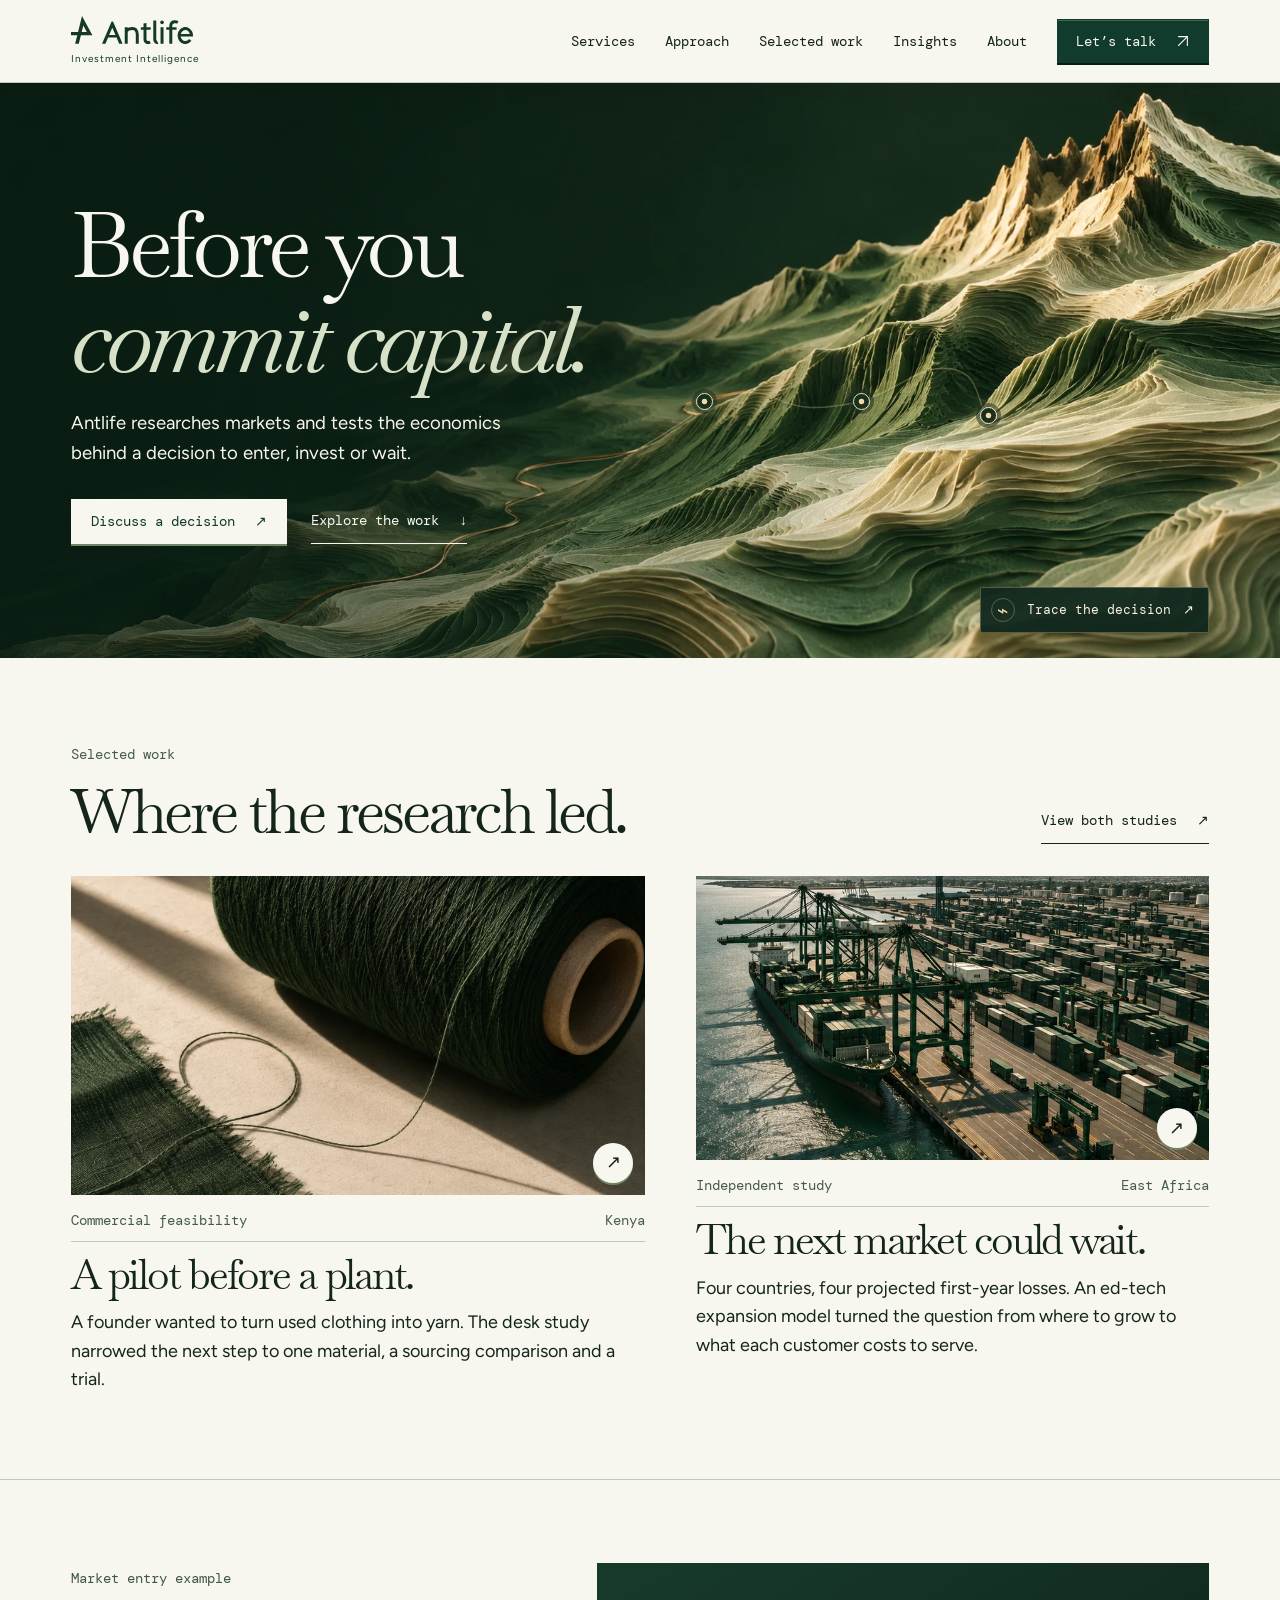
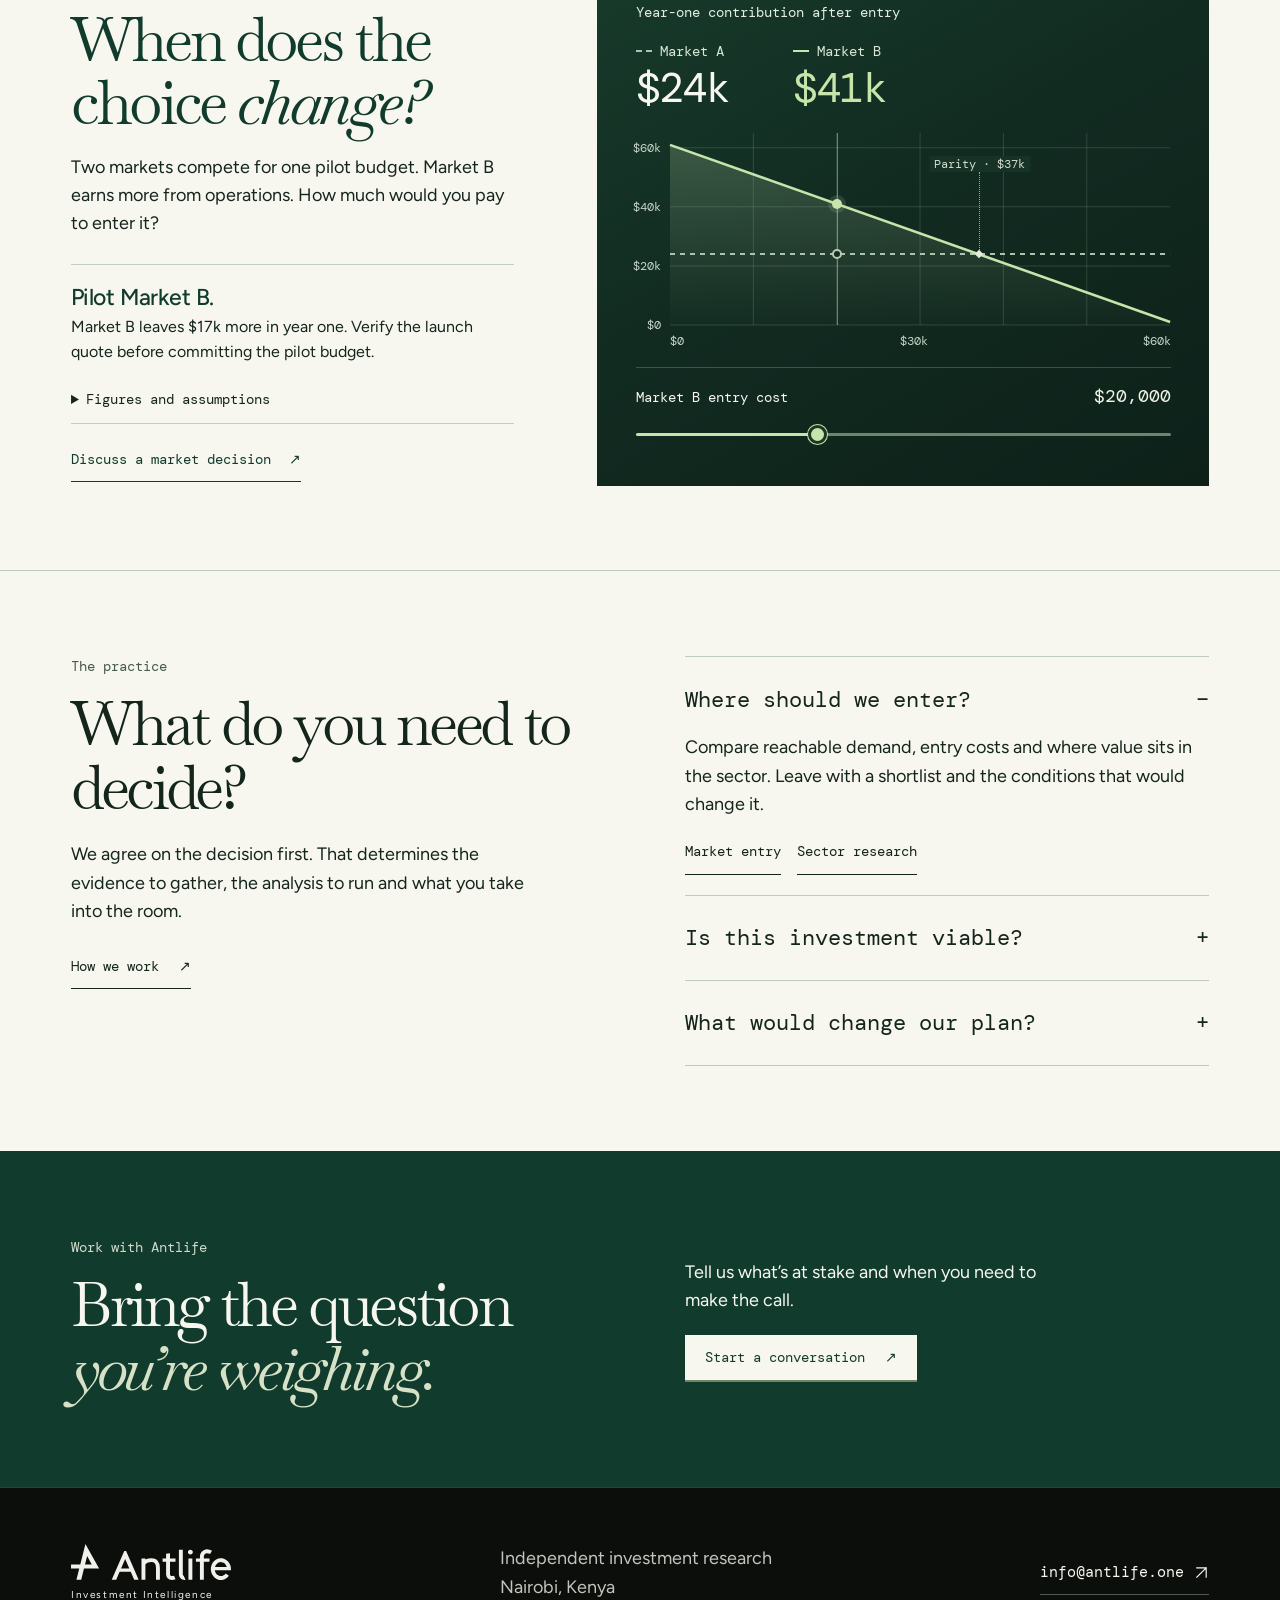
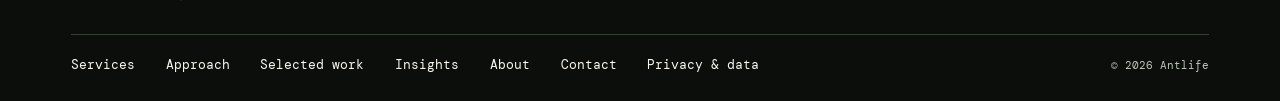
<file: index.html>
<!doctype html>
<html lang="en">
<head>
  <meta charset="utf-8">
  <meta name="viewport" content="width=device-width,initial-scale=1">
  <title>Antlife — Investment Intelligence</title>
  <meta name="description" content="Independent research from Nairobi for market entry, commercial feasibility and investment decisions.">
  <meta name="theme-color" content="#113b2c">
  <meta property="og:title" content="Antlife — Investment Intelligence">
  <meta property="og:description" content="Research the market, test the economics and decide where to commit capital.">
  <meta property="og:type" content="website">
  <link rel="icon" href="/assets/brand/favicon.svg" type="image/svg+xml">
  <link rel="preload" as="image" href="/assets/capital-relief.webp">
  <link rel="preload" as="font" href="/assets/fonts/Baskervville-Regular.woff2" type="font/woff2" crossorigin>
  <link rel="stylesheet" href="/assets/site.css">
  <link rel="stylesheet" href="/assets/final-home.css">
  <link rel="stylesheet" href="/assets/final-workbench.css">
  <link rel="stylesheet" href="/assets/final-shell.css">
  <link rel="stylesheet" href="/assets/relief-explorer.css">
  <script defer src="/assets/site.js"></script>
  <script type="module" src="/assets/final-workbench.js"></script>
  <noscript><style>@media(max-width:900px){.header-inner{flex-wrap:wrap;padding-block:16px}.site-header #main-nav{position:static;display:flex;width:100%}.menu-toggle{display:none}}</style></noscript>
</head>
<body class="capital-home">
<a href="#main" class="skip-link">Skip to content</a>
<header class="site-header"><div class="container header-inner"><a href="/" class="brand" aria-label="Antlife home"><img src="/assets/brand/logo-green.svg" width="132" height="30" alt="Antlife"><span>Investment Intelligence</span></a><button class="menu-toggle" aria-expanded="false" aria-controls="main-nav"><span class="menu-label">Menu</span><span class="menu-icon" aria-hidden="true"><i></i><i></i></span></button><nav id="main-nav" aria-label="Main navigation"><a href="/services" >Services</a><a href="/approach" >Approach</a><a href="/work" >Selected work</a><a href="/insights" >Insights</a><a href="/about" >About</a><a class="nav-cta" href="/contact" >Let’s talk<span aria-hidden="true"><svg class="arrow-icon" viewBox="0 0 16 16" aria-hidden="true" focusable="false"><path d="M3 13 13 3M3 3h10v10"/></svg></span></a></nav></div></header>

<main id="main">
  <section class="relief-hero" aria-labelledby="relief-title">
    <div class="relief-stage">
      <img class="relief-landscape" src="/assets/capital-relief.webp" alt="" fetchpriority="high" width="1942" height="809">
      <svg class="relief-map" viewBox="0 0 971 404.5" aria-hidden="true" hidden>
        <g class="relief-contours" fill="none">
          <path d="M406 401C433 379 443 359 475 349S530 344 553 323 595 296 622 291 642 273 662 263 721 263 743 251 764 228 799 224 858 212 904 187"/>
          <path d="M467 345C495 332 520 337 537 319S566 299 592 294 622 283 645 264 704 251 733 235 767 220 795 206 844 196 861 182"/>
          <path d="M499 302C521 283 549 277 571 256S605 246 631 231 659 208 692 206 721 181 749 175 790 158 804 139"/>
          <path d="M573 312C603 297 636 301 662 286S714 274 740 278 784 260 817 253 867 247 910 221"/>
          <path d="M629 363C661 353 658 338 685 325S759 320 796 304 827 287 857 286 901 270 947 264"/>
          <path d="M701 179C726 162 742 153 755 131S780 107 790 88 804 76 825 60"/>
        </g>
        <g class="relief-routes" fill="none">
          <path data-route="stem" d="M348 335C351 319 371 318 391 311S385 304 392 298 422 291 415 286 393 281 401 275 432 267 454 265 483 259 505 245 523 234 518 231 521 226 531 224 563 213 579 221 608 231 641 224C670 215 681 198 704 201S722 231 731 234"/>
          <path data-route="a" d="M731 234C750 230 759 217 783 218S814 216 835 232"/>
          <path data-route="b" d="M731 234C744 242 758 252 783 251S827 260 850 264"/>
          <g class="relief-endpoints">
            <g data-endpoint="a" transform="translate(835 232)"><circle r="10"/><text y=".35em">A</text></g>
            <g data-endpoint="b" transform="translate(850 264)"><circle r="10"/><text y=".35em">B</text></g>
          </g>
        </g>
        <g class="relief-sparks"></g>
      </svg>
      <div class="container relief-content">
        <h1 id="relief-title">Before you<br><em>commit capital.</em></h1>
        <p>Antlife researches markets and tests the economics behind a decision to enter, invest or wait.</p>
        <div class="relief-actions"><a class="solid-action" href="/contact">Discuss a decision <span aria-hidden="true">↗</span></a><a class="quiet-action" href="#selected-work">Explore the work <span aria-hidden="true">↓</span></a></div>
      </div>
      <div class="relief-explore" hidden>
        <button class="relief-trigger" type="button" aria-expanded="false" aria-controls="relief-readout">
          <span class="relief-trigger-icon" aria-hidden="true">⌁</span> Trace the decision <span aria-hidden="true">↗</span>
        </button>
        <div class="relief-stops" role="group" aria-label="Decision points">
          <button type="button" data-relief-stop="demand" data-x="531" data-y="224" aria-pressed="false" aria-controls="relief-readout"><span>Demand</span></button>
          <button type="button" data-relief-stop="cost" data-x="641" data-y="224" aria-pressed="false" aria-controls="relief-readout"><span>Entry cost</span></button>
          <button type="button" data-relief-stop="decision" data-x="731" data-y="234" aria-pressed="false" aria-controls="relief-readout"><span>Decision</span></button>
        </div>
      </div>
    </div>
    <section class="relief-readout" id="relief-readout" aria-labelledby="relief-readout-title" hidden>
      <div class="relief-readout-top">
        <span>Illustrative market entry</span>
        <button class="relief-close" type="button" aria-label="Close decision explorer">×</button>
      </div>
      <h2 id="relief-readout-title">Find the tipping point.</h2>
      <p data-relief-view="demand" hidden>Before launch costs, Market A would contribute $44k and Market B $61k in year one. Market A costs $20k to enter. Use the entry-cost control to see when B loses its lead.</p>
      <div data-relief-view="cost">
        <div class="relief-cost-label"><label for="relief-cost">Market B entry cost</label><span id="relief-cost-value">$20,000</span></div>
        <input id="relief-cost" type="range" min="0" max="60" step="1" value="20">
      </div>
      <div class="relief-outcome">
        <dl>
          <div data-market="a"><dt>Market A</dt><dd>$24k</dd></div>
          <div data-market="b"><dt>Market B</dt><dd>$41k</dd></div>
        </dl>
        <p class="relief-result" role="status">Pilot Market B.</p>
      </div>
      <div class="relief-readout-actions">
        <button class="relief-parity" type="button">Try the $37k tie</button>
        <a href="#entry-study" class="relief-method">Full comparison <span aria-hidden="true">↓</span></a>
      </div>
    </section>
  </section>

  <section class="home-work" id="selected-work" aria-labelledby="work-title">
    <div class="container">
      <div class="home-heading"><div><p class="home-label">Selected work</p><h2 id="work-title">Where the research led.</h2></div><a class="rule-action" href="/work">View both studies <span aria-hidden="true">↗</span></a></div>
      <div class="home-cases">
        <a class="home-case textile-case" href="/work/mitumba-to-yarn">
          <div class="case-picture"><img loading="lazy" src="/assets/thread-study.webp" alt="" width="1500" height="1000"><span aria-hidden="true">↗</span></div>
          <p class="case-meta">Commercial feasibility <span>Kenya</span></p>
          <h3>A pilot before a plant.</h3>
          <p>A founder wanted to turn used clothing into yarn. The desk study narrowed the next step to one material, a sourcing comparison and a trial.</p>
        </a>
        <a class="home-case expansion-case" href="/work/expansion-economics">
          <div class="case-picture"><img loading="lazy" src="/assets/port.webp" alt="" width="883" height="439"><span aria-hidden="true">↗</span></div>
          <p class="case-meta">Independent study <span>East Africa</span></p>
          <h3>The next market could wait.</h3>
          <p>Four countries, four projected first-year losses. An ed-tech expansion model turned the question from where to grow to what each customer costs to serve.</p>
        </a>
      </div>
    </div>
  </section>
  <section class="entry-study" id="entry-study" aria-labelledby="entry-title">
  <div class="entry-layout">
    <div class="entry-copy">
      <p class="entry-category">Market entry example</p>
      <h2 id="entry-title">When does the<br> choice <em>change?</em></h2>
      <p class="entry-intro">Two markets compete for one pilot budget. Market B earns more from operations. How much would you pay to enter it?</p>
      <div class="entry-reading">
        <h3 id="entry-result">Pilot Market B.</h3>
        <p id="entry-explanation">Market B leaves $17k more in year one. Verify the launch quote before committing the pilot budget.</p>
      </div>
      <details>
        <summary>Figures and assumptions</summary>
        <p>Annual operating contribution is $44k in A and $61k in B. A costs $20k to enter, leaving $24k in year one. B matches that result at an entry cost of $37k. Both markets are fictional. The comparison covers one year and excludes tax and financing.</p>
      </details>
      <a class="entry-contact" href="/contact?service=market-entry">Discuss a market decision <span aria-hidden="true">↗</span></a>
    </div>
    <div class="entry-instrument">
      <p class="entry-chart-title">Year-one contribution after entry</p>
      <dl class="entry-metrics">
        <div><dt><i class="market-key market-key--a" aria-hidden="true"></i>Market A</dt><dd>$24k</dd></div>
        <div><dt><i class="market-key" aria-hidden="true"></i>Market B</dt><dd id="market-b-net">$41k</dd></div>
      </dl>
      <div class="entry-figure" aria-hidden="true">
        <div class="entry-y-axis"><span>$60k</span><span>$40k</span><span>$20k</span><span>$0</span></div>
        <div class="entry-plane">
          <svg viewBox="0 0 600 260" preserveAspectRatio="none" focusable="false">
            <defs>
              <linearGradient id="entry-wash" x2="0" y2="1">
                <stop stop-color="#a7c79c" stop-opacity=".26"/>
                <stop offset="1" stop-color="#a7c79c" stop-opacity=".015"/>
              </linearGradient>
            </defs>
            <g class="entry-grid">
              <path d="M0 20H600 M0 100H600 M0 180H600 M0 260H600"/>
              <path d="M100 0V260 M200 0V260 M300 0V260 M400 0V260 M500 0V260"/>
            </g>
            <g class="entry-series">
              <path d="M0 16L600 256V260H0Z" fill="url(#entry-wash)"/>
              <path class="entry-line-a" d="M0 164H600"/>
              <path class="entry-line-b" d="M0 16L600 256"/>
            </g>
          </svg>
          <span class="entry-crossing"><span>Parity · $37k</span></span>
          <i class="entry-guide"></i><i class="entry-point entry-point--a"></i><i class="entry-point entry-point--b"></i>
        </div>
        <div class="entry-x-axis"><span>$0</span><span>$30k</span><span>$60k</span></div>
      </div>
      <div class="entry-adjust">
        <div><label for="entry-cost">Market B entry cost</label><output id="entry-cost-label" for="entry-cost">$20,000</output></div>
        <input id="entry-cost" type="range" min="0" max="60" step="1" value="20" aria-valuetext="20,000 US dollars" disabled>
      </div>
    </div>
  </div>
</section>

  <section class="home-practice" id="practice" aria-labelledby="practice-title"><div class="container practice-grid">
    <div class="practice-intro"><p class="home-label">The practice</p><h2 id="practice-title">What do you need to decide?</h2><p>We agree on the decision first. That determines the evidence to gather, the analysis to run and what you take into the room.</p><a class="rule-action" href="/approach">How we work <span aria-hidden="true">↗</span></a></div>
    <div class="practice-questions">
      <details open name="mandate"><summary>Where should we enter?</summary><div><p>Compare reachable demand, entry costs and where value sits in the sector. Leave with a shortlist and the conditions that would change it.</p><a href="/services#market-entry">Market entry</a><a href="/services#sector">Sector research</a></div></details>
      <details name="mandate"><summary>Is this investment viable?</summary><div><p>Test the economics and examine the commercial claims behind the proposal. See what the evidence supports and what a pilot still needs to establish.</p><a href="/services#feasibility">Commercial feasibility</a><a href="/services#diligence">Investment due diligence</a></div></details>
      <details name="mandate"><summary>What would change our plan?</summary><div><p>Identify the assumptions carrying the strategy, test their sensitivity and decide which market signals deserve a response.</p><a href="/services#strategy">Strategy review</a><a href="/services#capital">Capital intelligence</a></div></details>
    </div>
  </div></section>
  <section class="home-invitation" aria-labelledby="invitation-title"><div class="container"><div><p class="home-label">Work with Antlife</p><h2 id="invitation-title">Bring the question<br><em>you’re weighing.</em></h2></div><div><p>Tell us what’s at stake and when you need to make the call.</p><a class="solid-action" href="/contact">Start a conversation <span aria-hidden="true">↗</span></a></div></div></section>
</main>
<footer class="site-footer">
  <div class="container">
    <div class="footer-top">
      <a href="/" class="brand" aria-label="Antlife home"><img src="/assets/brand/logo-ivory.svg" width="160" height="37" alt="Antlife"><span>Investment Intelligence</span></a>
      <p>Independent investment research<br>Nairobi, Kenya</p>
      <a class="footer-email" href="mailto:info@antlife.one">info@antlife.one <svg class="arrow-icon" viewBox="0 0 16 16" aria-hidden="true" focusable="false"><path d="M3 13 13 3M3 3h10v10"/></svg></a>
    </div>
    <div class="footer-bottom">
      <nav class="footer-nav" aria-label="Footer">
        <a href="/services">Services</a>
        <a href="/approach">Approach</a>
        <a href="/work">Selected work</a>
        <a href="/insights">Insights</a>
        <a href="/about">About</a>
        <a href="/contact">Contact</a>
        <a href="/privacy">Privacy &amp; data</a>
      </nav>
      <span>© 2026 Antlife</span>
    </div>
  </div>
</footer></body></html>
</file>
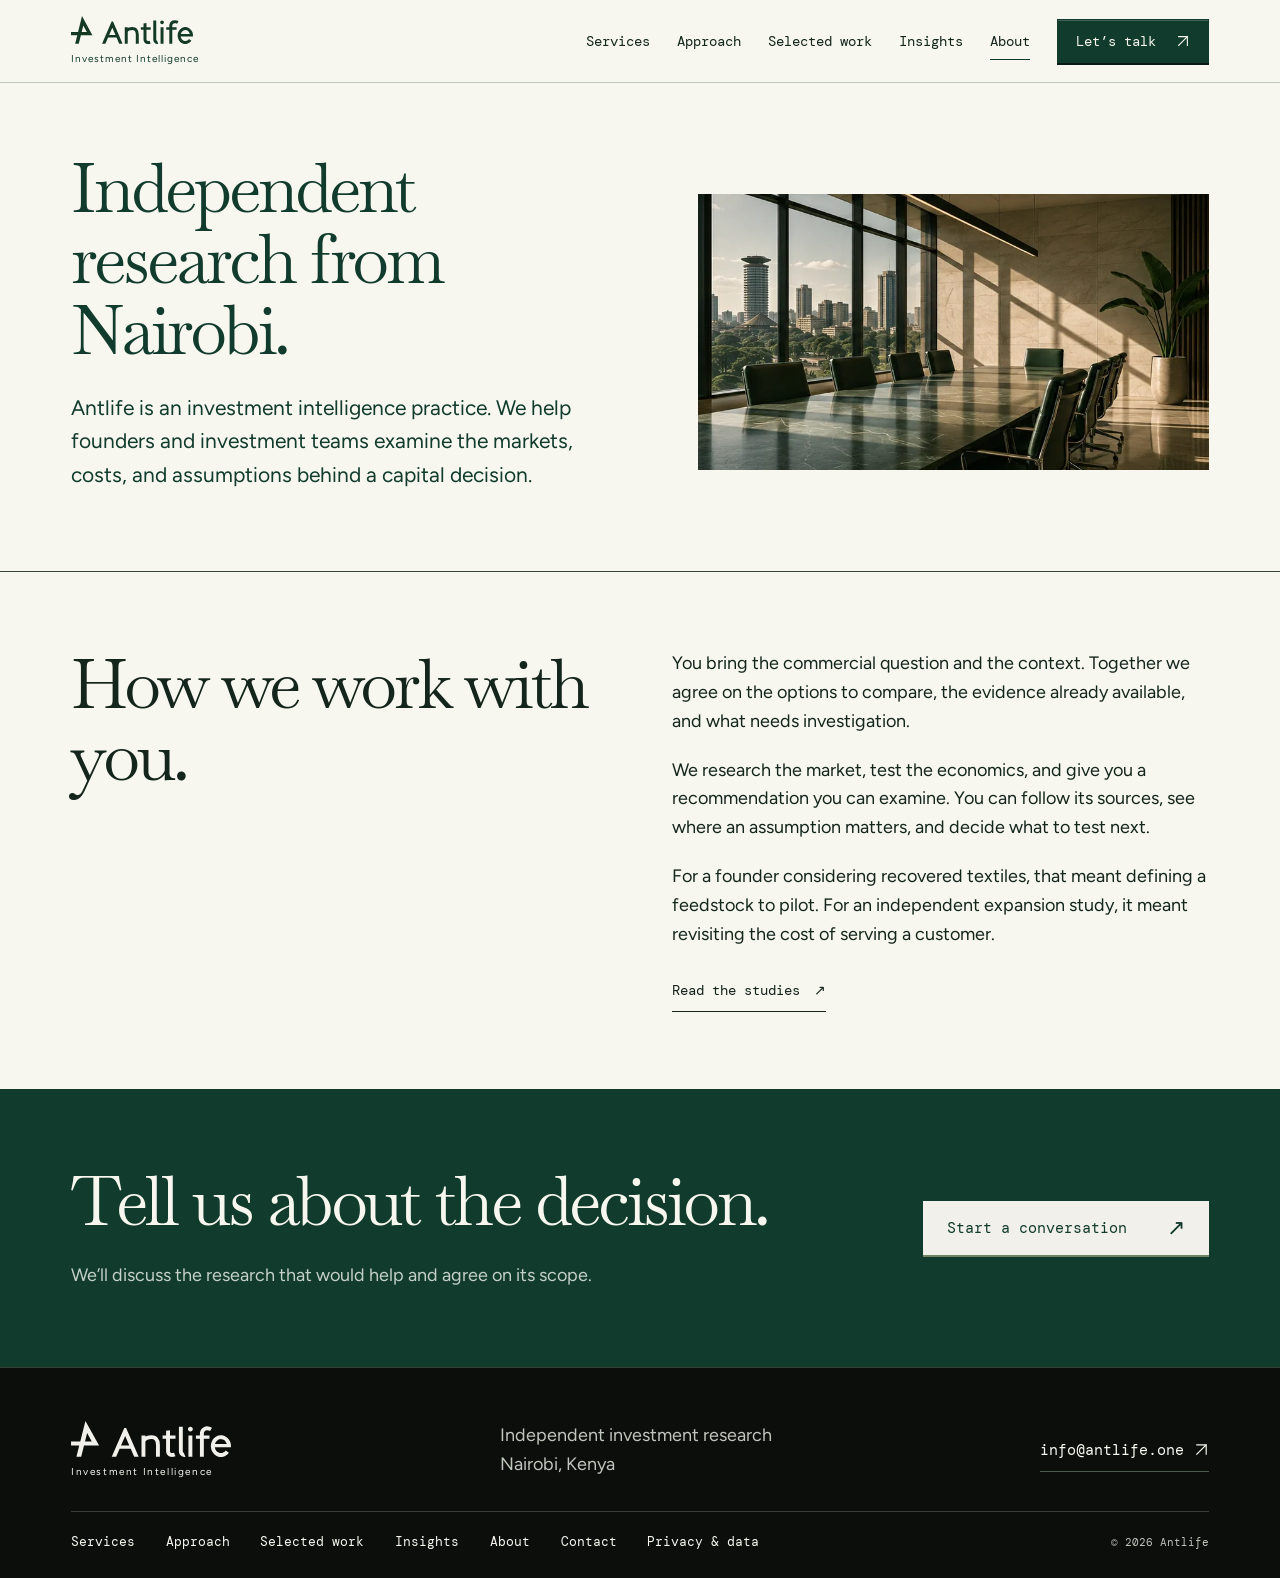
<file: about.html>
<!DOCTYPE html>
<html lang="en"><head><meta charset="utf-8"><meta name="viewport" content="width=device-width,initial-scale=1"><title>About — Antlife</title><meta name="description" content="Antlife brings careful research and commercial analysis to decisions involving capital."><meta name="theme-color" content="#143A24"><meta property="og:title" content="About — Antlife"><meta property="og:description" content="Antlife brings careful research and commercial analysis to decisions involving capital."><meta property="og:type" content="website"><link rel="icon" href="/assets/brand/favicon.svg" type="image/svg+xml"><link rel="preload" href="/assets/fonts/Figtree-Regular.ttf" as="font" type="font/ttf" crossorigin><link rel="stylesheet" href="/assets/site.css"><script src="/assets/site.js" defer></script><link rel="stylesheet" href="/assets/journal.css"><script src="/assets/journal.js" defer></script><noscript><style>@media(max-width:900px){.header-inner{flex-wrap:wrap;padding-block:18px}.site-header nav{position:static;display:flex;padding:0;width:100%;border:0}.menu-toggle{display:none}}</style></noscript><script src="/assets/sculptures.js" defer></script><link rel="stylesheet" href="/assets/final-interiors.css"><link rel="stylesheet" href="/assets/final-shell.css"></head>
<body class="journal-v2"><a href="#main" class="skip-link">Skip to content</a>
<header class="site-header"><div class="container header-inner"><a href="/" class="brand" aria-label="Antlife home"><img src="/assets/brand/logo-ivory.svg" width="132" height="30" alt="Antlife"><span>Investment Intelligence</span></a><button class="menu-toggle" aria-expanded="false" aria-controls="main-nav"><span class="menu-label">Menu</span><span class="menu-icon" aria-hidden="true"><i></i><i></i></span></button><nav id="main-nav" aria-label="Main navigation"><a href="/services" >Services</a><a href="/approach" >Approach</a><a href="/work" >Selected work</a><a href="/insights" >Insights</a><a href="/about" aria-current="page">About</a><a class="nav-cta" href="/contact" >Let’s talk<span aria-hidden="true"><svg class="arrow-icon" viewBox="0 0 16 16" aria-hidden="true" focusable="false"><path d="M3 13 13 3M3 3h10v10"/></svg></span></a></nav></div></header>
<main id="main"><section class="page-mast container"><div class="mast-copy"><h1>Independent research from Nairobi.</h1><p class="page-lead">Antlife is an investment intelligence practice. We help founders and investment teams examine the markets, costs, and assumptions behind a capital decision.</p></div><div class="editorial-plate"><img src="/assets/studio.webp" alt="" width="883" height="439"></div></section><div class="paper-band"><section class="container section practice-profile"><h2>How we work with you.</h2><div><p>You bring the commercial question and the context. Together we agree on the options to compare, the evidence already available, and what needs investigation.</p><p>We research the market, test the economics, and give you a recommendation you can examine. You can follow its sources, see where an assumption matters, and decide what to test next.</p><p>For a founder considering recovered textiles, that meant defining a feedstock to pilot. For an independent expansion study, it meant revisiting the cost of serving a customer.</p><a class="interior-link" href="/work">Read the studies <span aria-hidden="true">↗</span></a></div></section></div><section class="closing section"><div class="container closing-inner"><div><h2>Tell us about the decision.</h2><p>We’ll discuss the research that would help and agree on its scope.</p></div><a class="button button-light" href="/contact">Start a conversation <span aria-hidden="true">↗</span></a></div></section></main><footer class="site-footer">
  <div class="container">
    <div class="footer-top">
      <a href="/" class="brand" aria-label="Antlife home"><img src="/assets/brand/logo-ivory.svg" width="160" height="37" alt="Antlife"><span>Investment Intelligence</span></a>
      <p>Independent investment research<br>Nairobi, Kenya</p>
      <a class="footer-email" href="mailto:info@antlife.one">info@antlife.one <svg class="arrow-icon" viewBox="0 0 16 16" aria-hidden="true" focusable="false"><path d="M3 13 13 3M3 3h10v10"/></svg></a>
    </div>
    <div class="footer-bottom">
      <nav class="footer-nav" aria-label="Footer">
        <a href="/services">Services</a>
        <a href="/approach">Approach</a>
        <a href="/work">Selected work</a>
        <a href="/insights">Insights</a>
        <a href="/about">About</a>
        <a href="/contact">Contact</a>
        <a href="/privacy">Privacy &amp; data</a>
      </nav>
      <span>© 2026 Antlife</span>
    </div>
  </div>
</footer></body></html>
</file>
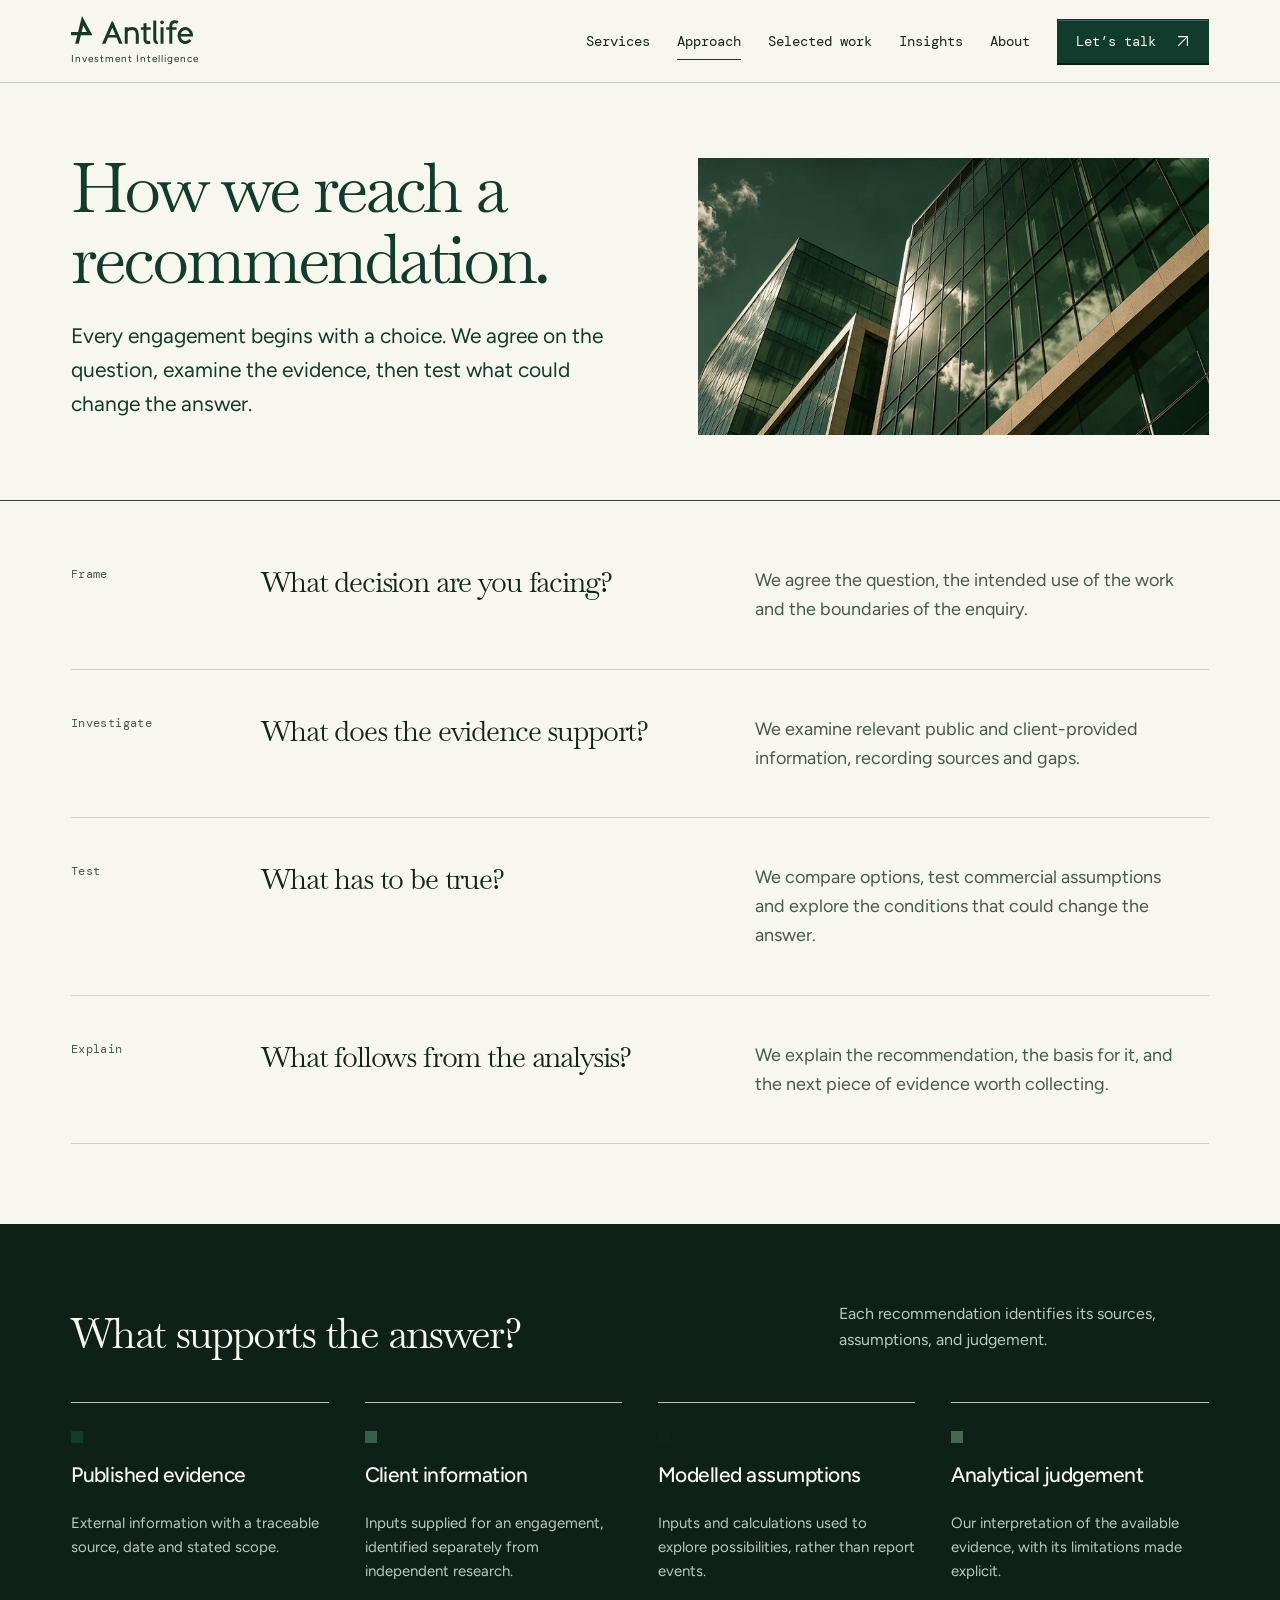
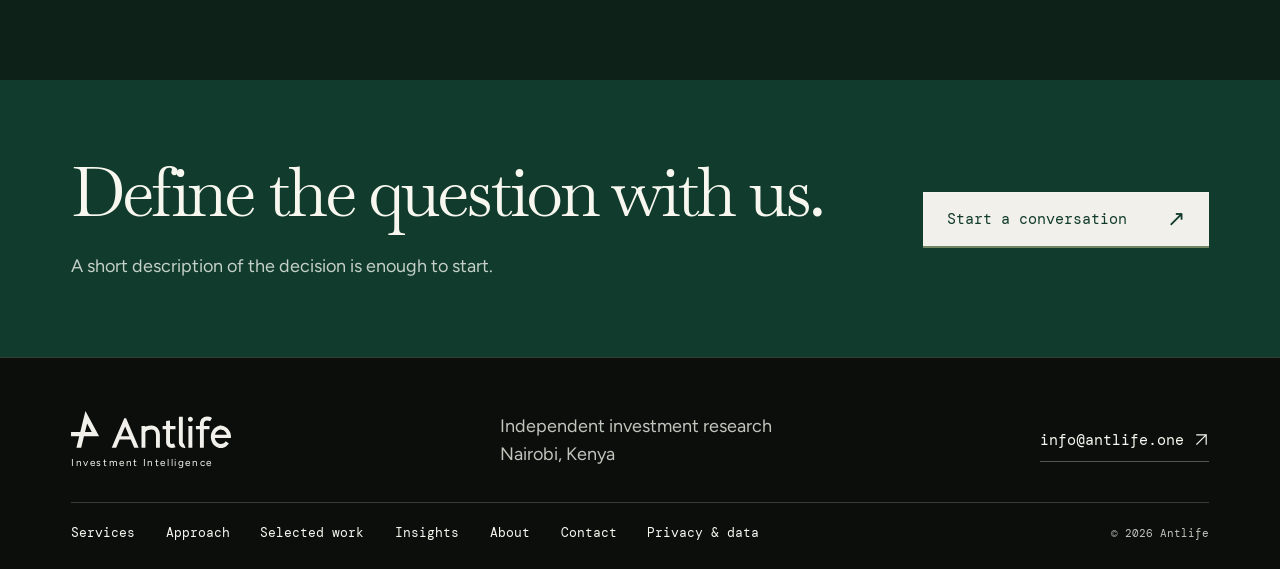
<file: approach.html>
<!DOCTYPE html>
<html lang="en"><head><meta charset="utf-8"><meta name="viewport" content="width=device-width,initial-scale=1"><title>Our approach — Antlife</title><meta name="description" content="How Antlife frames decisions, investigates evidence, tests assumptions and explains its conclusions."><meta name="theme-color" content="#143A24"><meta property="og:title" content="Our approach — Antlife"><meta property="og:description" content="How Antlife frames decisions, investigates evidence, tests assumptions and explains its conclusions."><meta property="og:type" content="website"><link rel="icon" href="/assets/brand/favicon.svg" type="image/svg+xml"><link rel="preload" href="/assets/fonts/Figtree-Regular.ttf" as="font" type="font/ttf" crossorigin><link rel="stylesheet" href="/assets/site.css"><script src="/assets/site.js" defer></script><link rel="stylesheet" href="/assets/journal.css"><script src="/assets/journal.js" defer></script><noscript><style>@media(max-width:900px){.header-inner{flex-wrap:wrap;padding-block:18px}.site-header nav{position:static;display:flex;padding:0;width:100%;border:0}.menu-toggle{display:none}}</style></noscript><script src="/assets/sculptures.js" defer></script><link rel="stylesheet" href="/assets/final-interiors.css"><link rel="stylesheet" href="/assets/final-shell.css"></head>
<body class="journal-v2"><a href="#main" class="skip-link">Skip to content</a>
<header class="site-header"><div class="container header-inner"><a href="/" class="brand" aria-label="Antlife home"><img src="/assets/brand/logo-ivory.svg" width="132" height="30" alt="Antlife"><span>Investment Intelligence</span></a><button class="menu-toggle" aria-expanded="false" aria-controls="main-nav"><span class="menu-label">Menu</span><span class="menu-icon" aria-hidden="true"><i></i><i></i></span></button><nav id="main-nav" aria-label="Main navigation"><a href="/services" >Services</a><a href="/approach" aria-current="page">Approach</a><a href="/work" >Selected work</a><a href="/insights" >Insights</a><a href="/about" >About</a><a class="nav-cta" href="/contact" >Let’s talk<span aria-hidden="true"><svg class="arrow-icon" viewBox="0 0 16 16" aria-hidden="true" focusable="false"><path d="M3 13 13 3M3 3h10v10"/></svg></span></a></nav></div></header>
<main id="main"><section class="page-mast container"><div class="mast-copy"><h1>How we reach a recommendation.</h1><p class="page-lead">Every engagement begins with a choice. We agree on the question, examine the evidence, then test what could change the answer.</p></div><div class="editorial-plate"><img src="/assets/tower.webp" alt="" width="883" height="439"></div></section><div class="paper-band"><section class="container process-list"><article><span class="service-number">Frame</span><h2>What decision are you facing?</h2><p>We agree the question, the intended use of the work and the boundaries of the enquiry.</p></article><article><span class="service-number">Investigate</span><h2>What does the evidence support?</h2><p>We examine relevant public and client-provided information, recording sources and gaps.</p></article><article><span class="service-number">Test</span><h2>What has to be true?</h2><p>We compare options, test commercial assumptions and explore the conditions that could change the answer.</p></article><article><span class="service-number">Explain</span><h2>What follows from the analysis?</h2><p>We explain the recommendation, the basis for it, and the next piece of evidence worth collecting.</p></article></section></div><section class="section evidence-section"><div class="container"><div class="section-heading"><div><h2>What supports the answer?</h2></div><p class="heading-note">Each recommendation identifies its sources, assumptions, and judgement.</p></div><div class="evidence-grid"><article><span class="evidence-dot"></span><h3>Published evidence</h3><p>External information with a traceable source, date and stated scope.</p></article><article><span class="evidence-dot client"></span><h3>Client information</h3><p>Inputs supplied for an engagement, identified separately from independent research.</p></article><article><span class="evidence-dot model"></span><h3>Modelled assumptions</h3><p>Inputs and calculations used to explore possibilities, rather than report events.</p></article><article><span class="evidence-dot judgement"></span><h3>Analytical judgement</h3><p>Our interpretation of the available evidence, with its limitations made explicit.</p></article></div></div></section><section class="closing section"><div class="container closing-inner"><div><h2>Define the question with us.</h2><p>A short description of the decision is enough to start.</p></div><a class="button button-light" href="/contact">Start a conversation <span aria-hidden="true">↗</span></a></div></section></main><footer class="site-footer">
  <div class="container">
    <div class="footer-top">
      <a href="/" class="brand" aria-label="Antlife home"><img src="/assets/brand/logo-ivory.svg" width="160" height="37" alt="Antlife"><span>Investment Intelligence</span></a>
      <p>Independent investment research<br>Nairobi, Kenya</p>
      <a class="footer-email" href="mailto:info@antlife.one">info@antlife.one <svg class="arrow-icon" viewBox="0 0 16 16" aria-hidden="true" focusable="false"><path d="M3 13 13 3M3 3h10v10"/></svg></a>
    </div>
    <div class="footer-bottom">
      <nav class="footer-nav" aria-label="Footer">
        <a href="/services">Services</a>
        <a href="/approach">Approach</a>
        <a href="/work">Selected work</a>
        <a href="/insights">Insights</a>
        <a href="/about">About</a>
        <a href="/contact">Contact</a>
        <a href="/privacy">Privacy &amp; data</a>
      </nav>
      <span>© 2026 Antlife</span>
    </div>
  </div>
</footer></body></html>
</file>
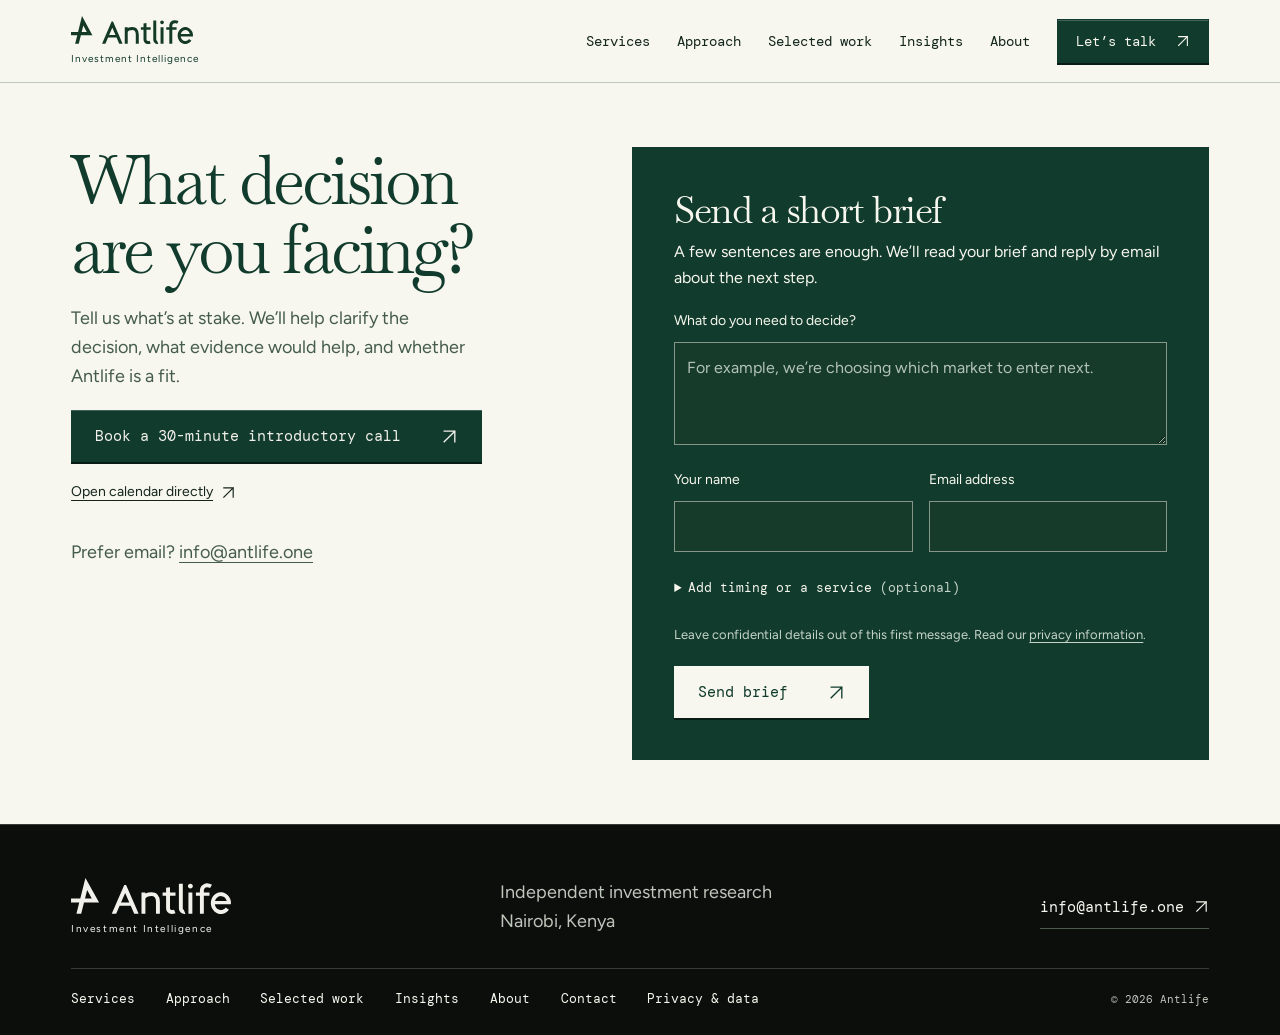
<file: contact.html>
<!DOCTYPE html>
<html lang="en"><head><meta charset="utf-8"><meta name="viewport" content="width=device-width,initial-scale=1"><title>Start a conversation — Antlife</title><meta name="description" content="Contact Antlife about a research question, commercial opportunity or capital decision."><meta name="theme-color" content="#143A24"><meta property="og:title" content="Start a conversation — Antlife"><meta property="og:description" content="Contact Antlife about a research question, commercial opportunity or capital decision."><meta property="og:type" content="website"><link rel="icon" href="/assets/brand/favicon.svg" type="image/svg+xml"><link rel="preload" href="/assets/fonts/Figtree-Regular.ttf" as="font" type="font/ttf" crossorigin><link rel="stylesheet" href="/assets/site.css"><script src="/assets/site.js" defer></script><script src="/assets/contact-booking.js" defer></script><link rel="stylesheet" href="/assets/journal.css"><script src="/assets/journal.js" defer></script><noscript><style>@media(max-width:900px){.header-inner{flex-wrap:wrap;padding-block:18px}.site-header nav{position:static;display:flex;padding:0;width:100%;border:0}.menu-toggle{display:none}}</style></noscript><script src="/assets/sculptures.js" defer></script><link rel="stylesheet" href="/assets/final-interiors.css"><link rel="stylesheet" href="/assets/final-shell.css"></head>
<body class="journal-v2"><a href="#main" class="skip-link">Skip to content</a>
<header class="site-header"><div class="container header-inner"><a href="/" class="brand" aria-label="Antlife home"><img src="/assets/brand/logo-ivory.svg" width="132" height="30" alt="Antlife"><span>Investment Intelligence</span></a><button class="menu-toggle" aria-expanded="false" aria-controls="main-nav"><span class="menu-label">Menu</span><span class="menu-icon" aria-hidden="true"><i></i><i></i></span></button><nav id="main-nav" aria-label="Main navigation"><a href="/services" >Services</a><a href="/approach" >Approach</a><a href="/work" >Selected work</a><a href="/insights" >Insights</a><a href="/about" >About</a><a class="nav-cta" href="/contact" >Let’s talk<span aria-hidden="true"><svg class="arrow-icon" viewBox="0 0 16 16" aria-hidden="true" focusable="false"><path d="M3 13 13 3M3 3h10v10"/></svg></span></a></nav></div></header>
<main id="main" class="contact-page">
  <div class="container contact-layout">
    <section class="contact-note" aria-labelledby="contact-title">
      <h1 id="contact-title">What decision are you facing?</h1>
      <p>Tell us what’s at stake. We’ll help clarify the decision, what evidence would help, and whether Antlife is a fit.</p>
      <div class="contact-booking">
        <a class="button" id="book-call" href="https://cal.com/antlife-one/30min">Book a 30-minute introductory call <svg class="arrow-icon" viewBox="0 0 16 16" aria-hidden="true" focusable="false"><path d="M3 13 13 3M3 3h10v10"/></svg></a>
        <a id="open-calendar" href="https://cal.com/antlife-one/30min">Open calendar directly <svg class="arrow-icon" viewBox="0 0 16 16" aria-hidden="true" focusable="false"><path d="M3 13 13 3M3 3h10v10"/></svg></a>
      </div>
      <p class="contact-direct">Prefer email? <a href="mailto:info@antlife.one">info@antlife.one</a></p>
    </section>
    <form id="contact-form" class="contact-form" action="/api/contact" method="post" aria-labelledby="brief-title">
      <h2 id="brief-title">Send a short brief</h2>
      <p class="brief-intro">A few sentences are enough. We’ll read your brief and reply by email about the next step.</p>
      <div class="field">
        <label for="message">What do you need to decide?</label>
        <textarea id="message" name="message" rows="3" required minlength="20" maxlength="5000" placeholder="For example, we’re choosing which market to enter next."></textarea>
      </div>
      <div class="form-row">
        <div class="field"><label for="name">Your name</label><input id="name" name="name" autocomplete="name" required maxlength="100"></div>
        <div class="field"><label for="email">Email address</label><input id="email" name="email" type="email" autocomplete="email" required maxlength="254"></div>
      </div>
      <details class="brief-details">
        <summary>Add timing or a service <span>(optional)</span></summary>
        <div class="field"><label for="timing">When do you need to decide?</label><input id="timing" name="timing" type="text" maxlength="150"></div>
        <div class="field">
          <label for="service">What can we help with?</label>
          <select id="service" name="service"><option value="unsure">I’m not sure yet</option><option value="market-entry">Market entry assessment</option><option value="feasibility">Commercial feasibility</option><option value="diligence">Investment due diligence</option><option value="sector">Sector research</option><option value="strategy">Strategy review</option><option value="capital">Capital intelligence</option></select>
        </div>
      </details>
      <div class="honeypot" aria-hidden="true"><label for="website">Leave this blank</label><input id="website" name="website" tabindex="-1" autocomplete="off"></div>
      <p class="form-privacy">Leave confidential details out of this first message. Read our <a href="/privacy">privacy information</a>.</p>
      <button type="submit" class="button">Send brief <svg class="arrow-icon" viewBox="0 0 16 16" aria-hidden="true" focusable="false"><path d="M3 13 13 3M3 3h10v10"/></svg></button>
      <p id="form-status" role="status" aria-live="polite"></p>
      <noscript><p>Please email <a href="mailto:info@antlife.one">info@antlife.one</a> to send your brief.</p></noscript>
    </form>
  </div>
</main><footer class="site-footer">
  <div class="container">
    <div class="footer-top">
      <a href="/" class="brand" aria-label="Antlife home"><img src="/assets/brand/logo-ivory.svg" width="160" height="37" alt="Antlife"><span>Investment Intelligence</span></a>
      <p>Independent investment research<br>Nairobi, Kenya</p>
      <a class="footer-email" href="mailto:info@antlife.one">info@antlife.one <svg class="arrow-icon" viewBox="0 0 16 16" aria-hidden="true" focusable="false"><path d="M3 13 13 3M3 3h10v10"/></svg></a>
    </div>
    <div class="footer-bottom">
      <nav class="footer-nav" aria-label="Footer">
        <a href="/services">Services</a>
        <a href="/approach">Approach</a>
        <a href="/work">Selected work</a>
        <a href="/insights">Insights</a>
        <a href="/about">About</a>
        <a href="/contact">Contact</a>
        <a href="/privacy">Privacy &amp; data</a>
      </nav>
      <span>© 2026 Antlife</span>
    </div>
  </div>
</footer></body></html>
</file>
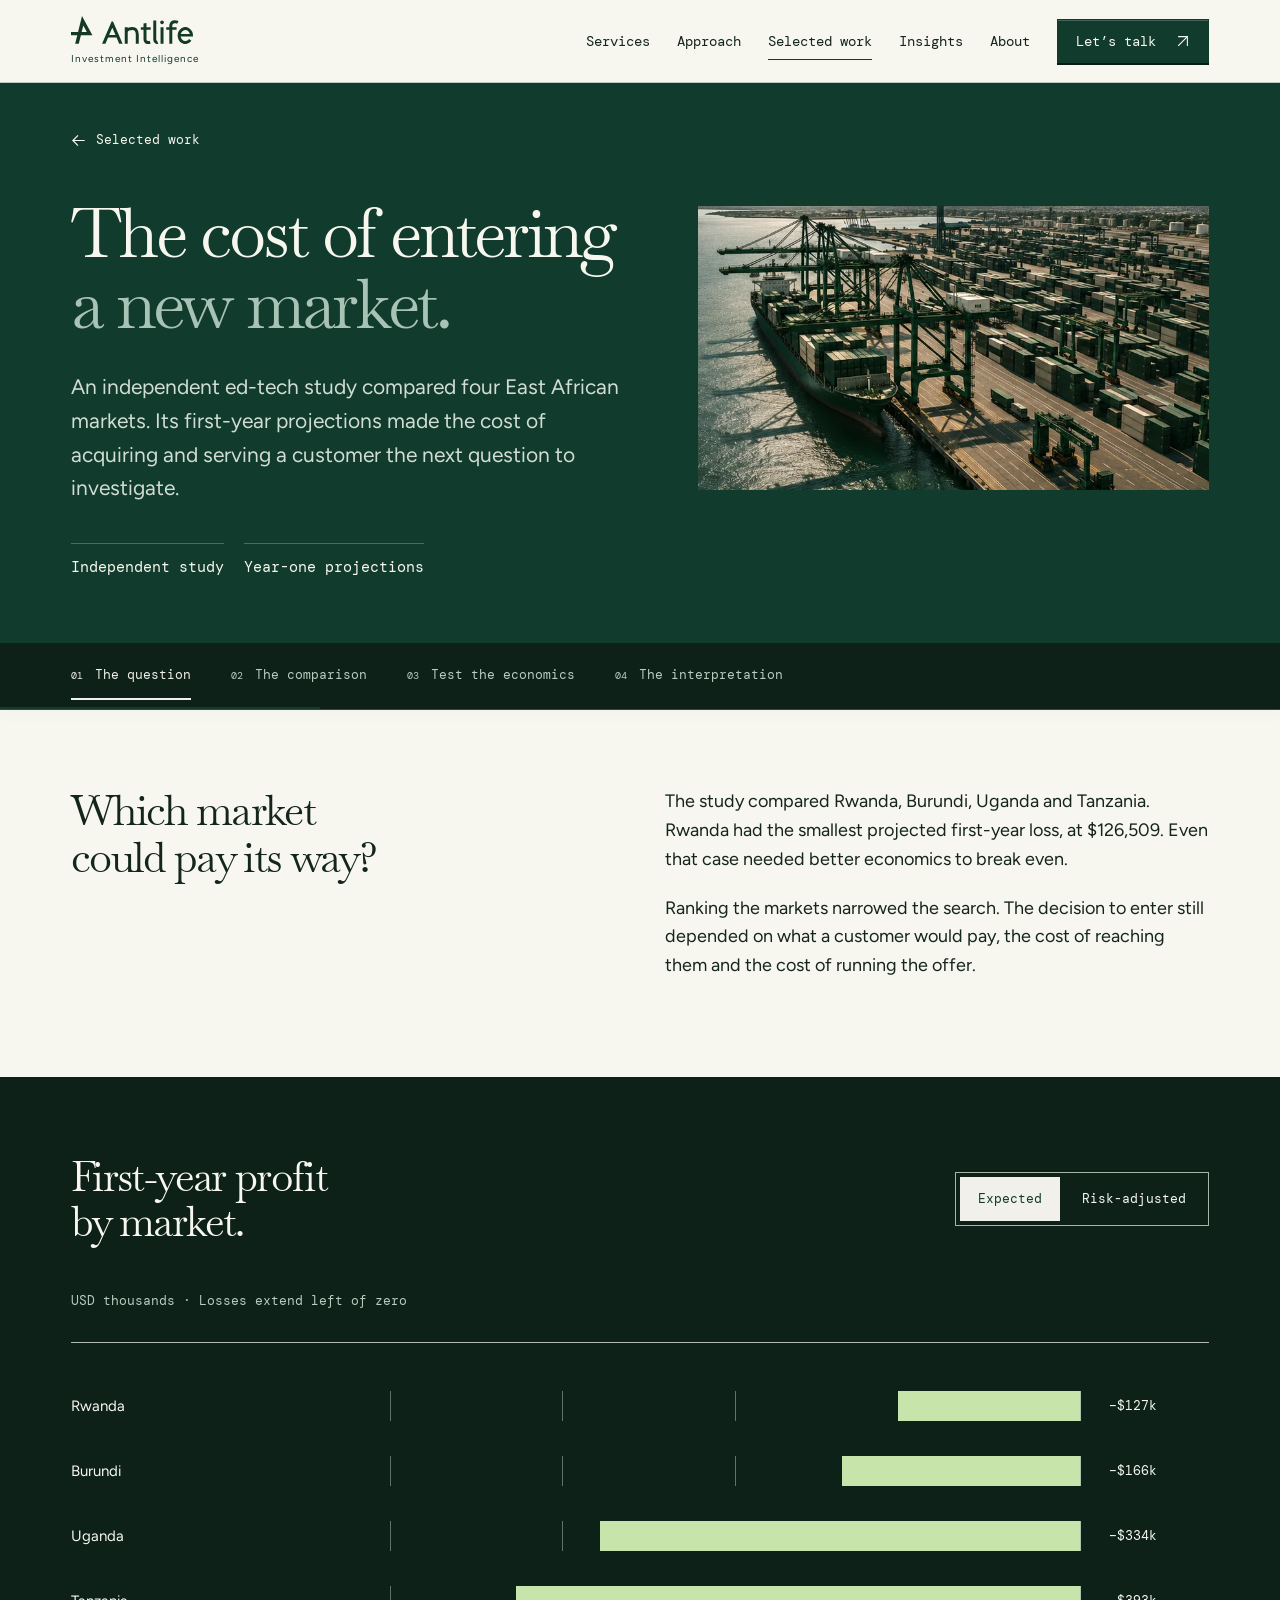
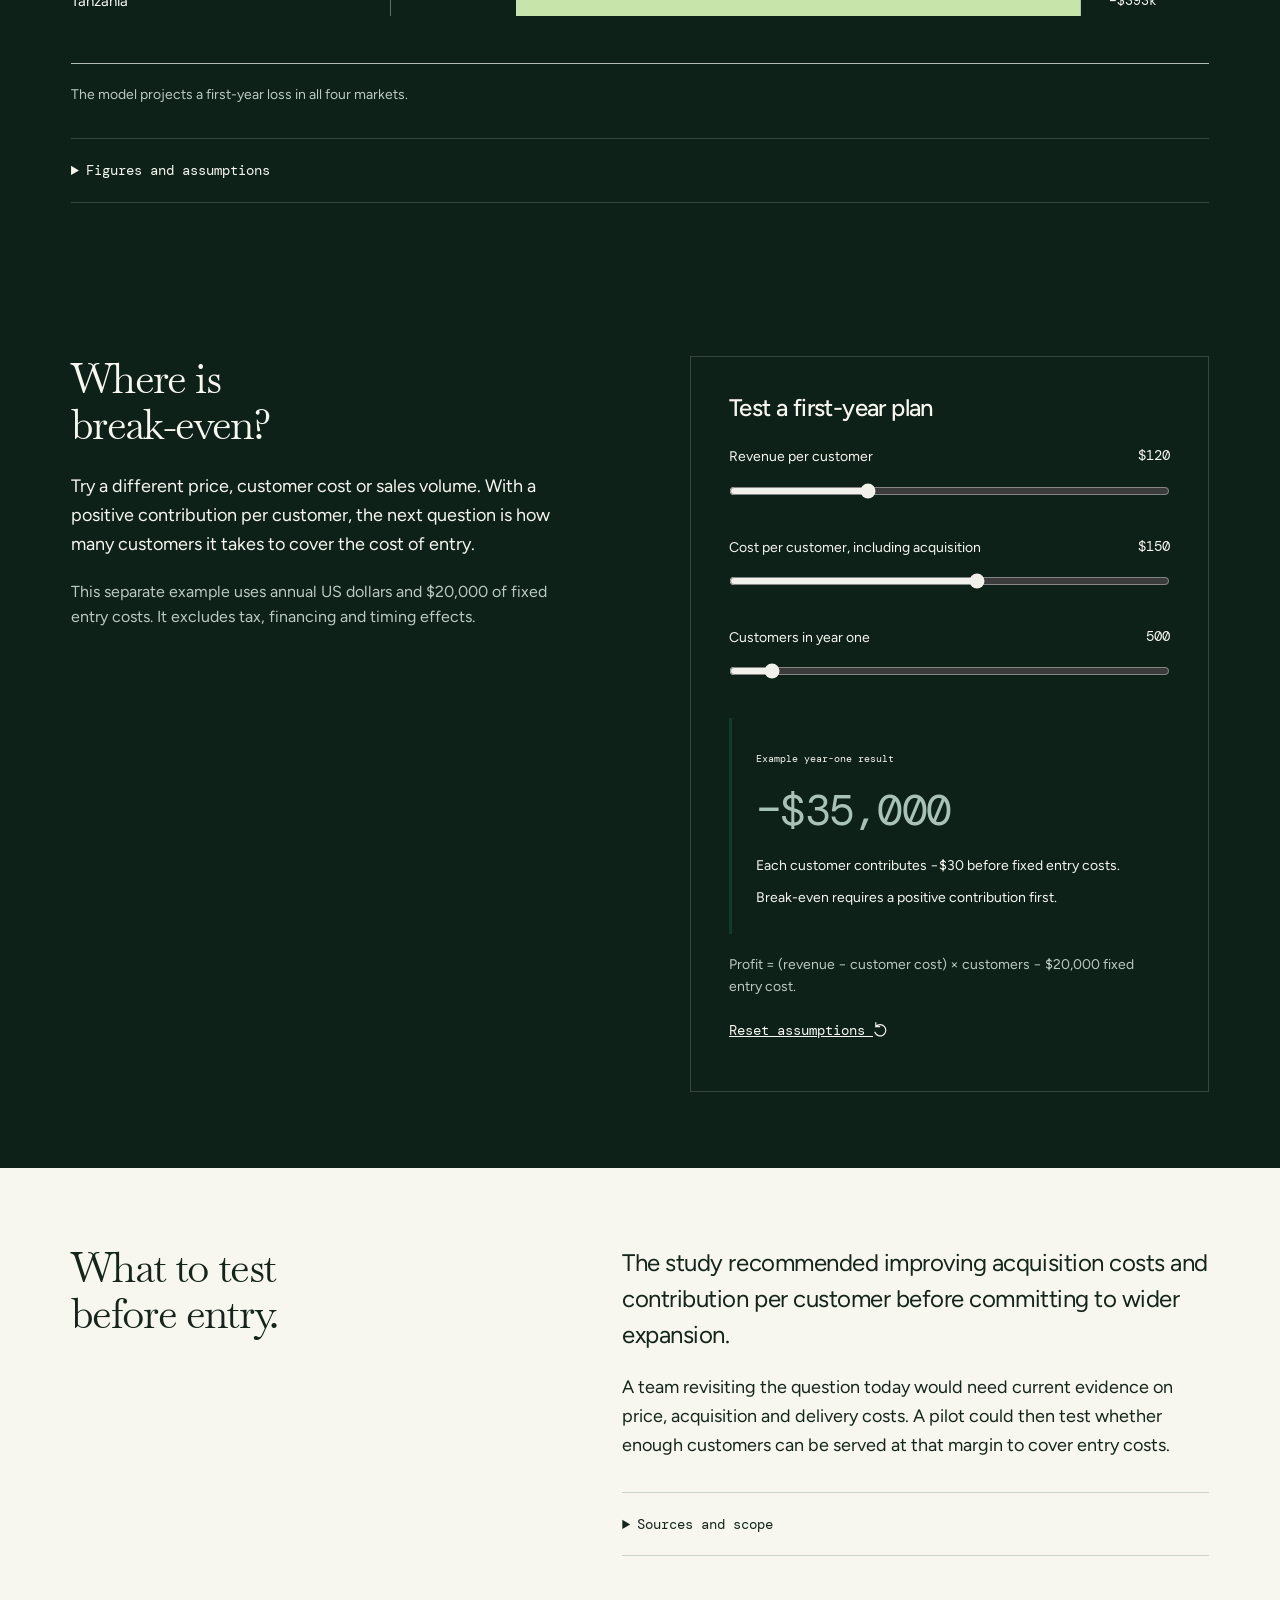
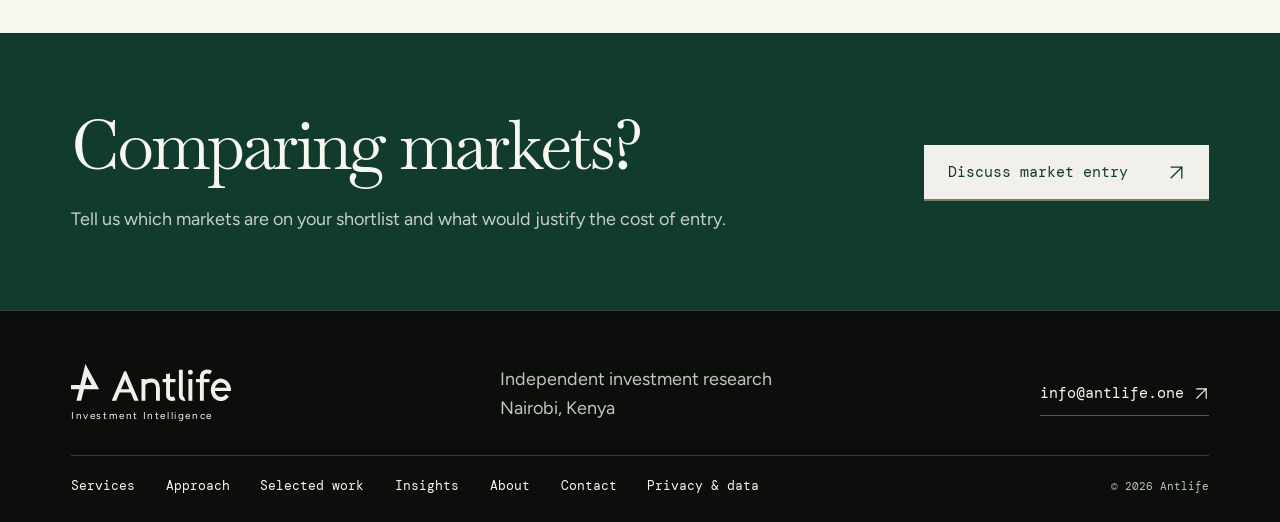
<file: expansion.html>
<!DOCTYPE html>
<html lang="en"><head><meta charset="utf-8"><meta name="viewport" content="width=device-width,initial-scale=1"><title>The cost of entering a new market — Antlife</title><meta name="description" content="A four-market ed-tech expansion study in East Africa, with first-year projections and a separate example calculator."><meta name="theme-color" content="#143A24"><meta property="og:title" content="The cost of entering a new market — Antlife"><meta property="og:description" content="A four-market ed-tech expansion study in East Africa, with first-year projections and a separate example calculator."><meta property="og:type" content="website"><link rel="icon" href="/assets/brand/favicon.svg" type="image/svg+xml"><link rel="preload" href="/assets/fonts/Figtree-Regular.ttf" as="font" type="font/ttf" crossorigin><link rel="stylesheet" href="/assets/site.css"><script src="/assets/site.js" defer></script><link rel="stylesheet" href="/assets/journal.css"><script src="/assets/journal.js" defer></script><noscript><style>@media(max-width:900px){.header-inner{flex-wrap:wrap;padding-block:18px}.site-header nav{position:static;display:flex;padding:0;width:100%;border:0}.menu-toggle{display:none}}</style></noscript><link rel="stylesheet" href="/assets/final-interiors.css"><link rel="stylesheet" href="/assets/final-shell.css"></head>
<body class="journal-v2"><a href="#main" class="skip-link">Skip to content</a>
<header class="site-header"><div class="container header-inner"><a href="/" class="brand" aria-label="Antlife home"><img src="/assets/brand/logo-ivory.svg" width="132" height="30" alt="Antlife"><span>Investment Intelligence</span></a><button class="menu-toggle" aria-expanded="false" aria-controls="main-nav"><span class="menu-label">Menu</span><span class="menu-icon" aria-hidden="true"><i></i><i></i></span></button><nav id="main-nav" aria-label="Main navigation"><a href="/services" >Services</a><a href="/approach" >Approach</a><a href="/work" aria-current="page">Selected work</a><a href="/insights" >Insights</a><a href="/about" >About</a><a class="nav-cta" href="/contact" >Let’s talk<span aria-hidden="true"><svg class="arrow-icon" viewBox="0 0 16 16" aria-hidden="true" focusable="false"><path d="M3 13 13 3M3 3h10v10"/></svg></span></a></nav></div></header>
<main id="main"><section class="case-mast navy-mast"><div class="container"><a href="/work" class="back-link"><svg class="arrow-icon" viewBox="0 0 16 16" aria-hidden="true" focusable="false"><path d="M14 8H2m5-5L2 8l5 5"/></svg> Selected work</a><h1>The cost of entering<br><em>a new market.</em></h1><p class="page-lead">An independent ed-tech study compared four East African markets. Its first-year projections made the cost of acquiring and serving a customer the next question to investigate.</p><div class="case-tags"><span>Independent study</span><span>Year-one projections</span></div></div><div class="editorial-plate"><img src="/assets/port.webp" alt="" width="883" height="439"></div></section>
<nav class="chapter-nav" aria-label="Case study chapters"><div class="container"><a href="#case-question" aria-current="location"><span>01</span>The question</a><a href="#case-evidence"><span>02</span>The comparison</a><a href="#case-explore"><span>03</span>Test the economics</a><a href="#case-conclusion"><span>04</span>The interpretation</a></div><span class="chapter-progress" aria-hidden="true"></span></nav><div class="paper-band"><section id="case-question" class="section container case-intro"><h2>Which market<br>could pay its way?</h2><div><p>The study compared Rwanda, Burundi, Uganda and Tanzania. Rwanda had the smallest projected first-year loss, at $126,509. Even that case needed better economics to break even.</p><p>Ranking the markets narrowed the search. The decision to enter still depended on what a customer would pay, the cost of reaching them and the cost of running the offer.</p></div></section></div>
<section id="case-evidence" class="model-section section"><div class="container"><div class="section-heading"><div><h2>First-year profit<br>by market.</h2></div><div class="segmented" role="group" aria-label="Profit measure"><button class="active" data-profit="expected" aria-pressed="true">Expected</button><button data-profit="adjusted" aria-pressed="false">Risk-adjusted</button></div></div><p class="chart-units">USD thousands · Losses extend left of zero</p><div class="loss-chart" id="loss-chart" role="img" aria-label="Modelled expected first-year losses: Rwanda 126,509 dollars; Burundi 166,193 dollars; Uganda 334,320 dollars; Tanzania 392,781 dollars."></div><p class="chart-caption" id="profit-caption" aria-live="polite">The model projects a first-year loss in all four markets.</p><details class="source-details"><summary>Figures and assumptions</summary><div class="table-scroll"><table><caption>Expansion model · USD</caption><thead><tr><th scope="col">Market</th><th scope="col">Expected profit</th><th scope="col">Risk-adjusted profit</th></tr></thead><tbody><tr><th scope="row">Rwanda</th><td>−126,509</td><td>−149,280</td></tr><tr><th scope="row">Burundi</th><td>−166,193</td><td>−235,994</td></tr><tr><th scope="row">Uganda</th><td>−334,320</td><td>−434,616</td></tr><tr><th scope="row">Tanzania</th><td>−392,781</td><td>−542,038</td></tr></tbody></table><p>Figures come from the original expansion study. Its summary gives the risk-adjusted values without the calculation method.</p></div></details></div></section>
<section id="case-explore" class="section container scenario-layout"><div><h2>Where is<br>break-even?</h2><p>Try a different price, customer cost or sales volume. With a positive contribution per customer, the next question is how many customers it takes to cover the cost of entry.</p><p class="small-note">This separate example uses annual US dollars and $20,000 of fixed entry costs. It excludes tax, financing and timing effects.</p></div><div class="scenario-card"><h3>Test a first-year plan</h3><label for="revenue">Revenue per customer <output id="revenue-out" for="revenue">$120</output></label><input id="revenue" type="range" min="40" max="300" step="10" value="120"><label for="cost">Cost per customer, including acquisition <output id="cost-out" for="cost">$150</output></label><input id="cost" type="range" min="20" max="250" step="10" value="150"><label for="customers">Customers in year one <output id="customers-out" for="customers">500</output></label><input id="customers" type="range" min="100" max="5000" step="100" value="500"><div class="scenario-result" aria-live="polite" aria-atomic="true"><span>Example year-one result</span><strong id="scenario-profit">−$35,000</strong><p id="scenario-explain">Each customer contributes −$30 before fixed entry costs.</p><p id="scenario-breakeven">Break-even requires a positive contribution first.</p></div><p class="formula">Profit = (revenue − customer cost) × customers − $20,000 fixed entry cost.</p><button class="text-button" id="reset-scenario">Reset assumptions <svg class="arrow-icon" viewBox="0 0 16 16" aria-hidden="true" focusable="false"><path d="M3 5a6 6 0 1 1-1 6M3 1v4h4"/></svg></button></div></section>
<div class="paper-band"><section id="case-conclusion" class="section container case-reading"><div class="reading-sidebar"><h2>What to test<br>before entry.</h2></div><div class="reading-body"><p class="large-copy">The study recommended improving acquisition costs and contribution per customer before committing to wider expansion.</p><p>A team revisiting the question today would need current evidence on price, acquisition and delivery costs. A pilot could then test whether enough customers can be served at that margin to cover entry costs.</p><details class="source-details"><summary>Sources and scope</summary><div><p>The four market projections come from the analyst’s <cite>Pan-African Expansion</cite> exhibit. It attributes market inputs to UNESCO enrolment and population data and to World Bank data.</p><p>The exhibit does not give source dates or the complete risk calculation. The original dataset and notebook are unavailable for independent reproduction. The calculator on this page uses a separate set of example assumptions.</p></div></details></div></section></div><section class="closing section"><div class="container closing-inner"><div><h2>Comparing markets?</h2><p>Tell us which markets are on your shortlist and what would justify the cost of entry.</p></div><a class="button button-light" href="/contact?service=market-entry">Discuss market entry<span aria-hidden="true"><svg class="arrow-icon" viewBox="0 0 16 16" aria-hidden="true" focusable="false"><path d="M3 13 13 3M3 3h10v10"/></svg></span></a></div></section></main><footer class="site-footer">
  <div class="container">
    <div class="footer-top">
      <a href="/" class="brand" aria-label="Antlife home"><img src="/assets/brand/logo-ivory.svg" width="160" height="37" alt="Antlife"><span>Investment Intelligence</span></a>
      <p>Independent investment research<br>Nairobi, Kenya</p>
      <a class="footer-email" href="mailto:info@antlife.one">info@antlife.one <svg class="arrow-icon" viewBox="0 0 16 16" aria-hidden="true" focusable="false"><path d="M3 13 13 3M3 3h10v10"/></svg></a>
    </div>
    <div class="footer-bottom">
      <nav class="footer-nav" aria-label="Footer">
        <a href="/services">Services</a>
        <a href="/approach">Approach</a>
        <a href="/work">Selected work</a>
        <a href="/insights">Insights</a>
        <a href="/about">About</a>
        <a href="/contact">Contact</a>
        <a href="/privacy">Privacy &amp; data</a>
      </nav>
      <span>© 2026 Antlife</span>
    </div>
  </div>
</footer></body></html>
</file>
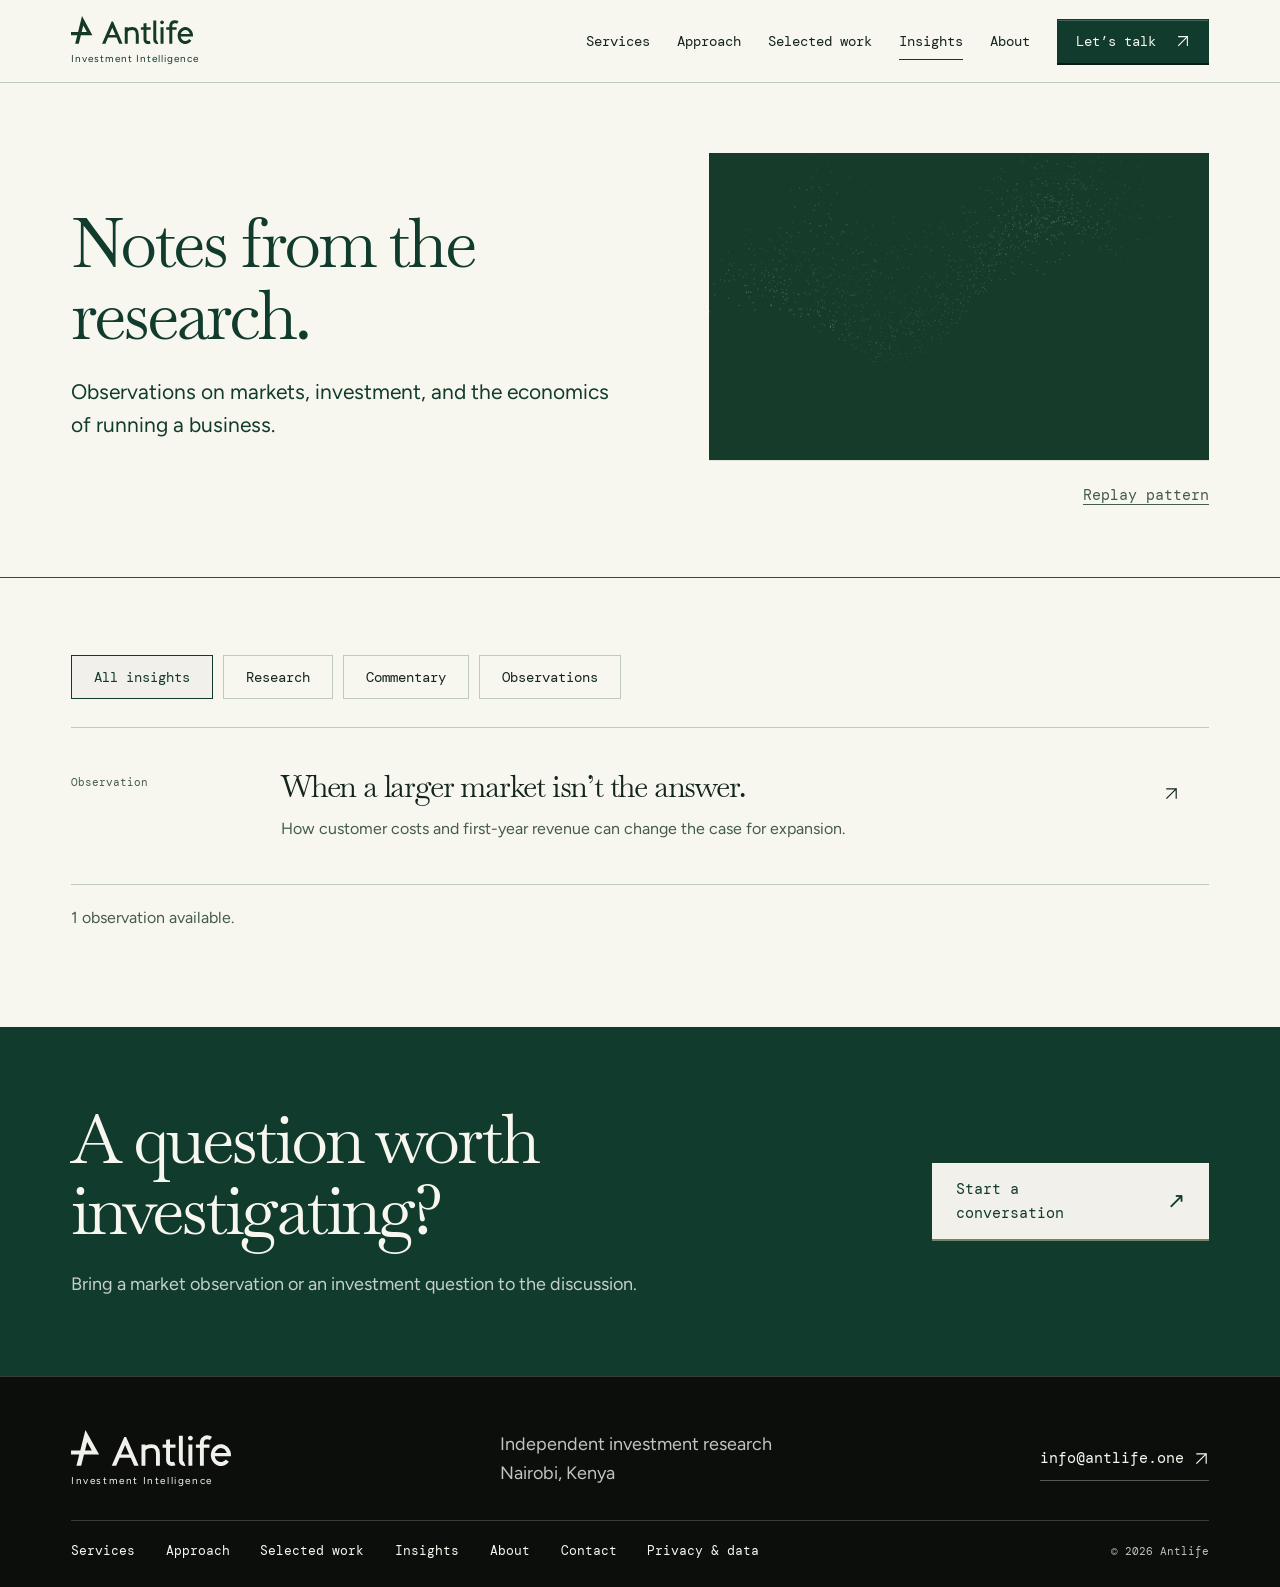
<file: insights.html>
<!DOCTYPE html>
<html lang="en"><head><meta charset="utf-8"><meta name="viewport" content="width=device-width,initial-scale=1"><title>Insights — Antlife</title><meta name="description" content="Research, commentary and observations on markets, business and decisions involving capital."><meta name="theme-color" content="#143A24"><meta property="og:title" content="Insights — Antlife"><meta property="og:description" content="Research, commentary and observations on markets, business and decisions involving capital."><meta property="og:type" content="website"><link rel="icon" href="/assets/brand/favicon.svg" type="image/svg+xml"><link rel="preload" href="/assets/fonts/Figtree-Regular.ttf" as="font" type="font/ttf" crossorigin><link rel="stylesheet" href="/assets/site.css"><script src="/assets/site.js" defer></script><link rel="stylesheet" href="/assets/journal.css"><script src="/assets/journal.js" defer></script><noscript><style>@media(max-width:900px){.header-inner{flex-wrap:wrap;padding-block:18px}.site-header nav{position:static;display:flex;padding:0;width:100%;border:0}.menu-toggle{display:none}}</style></noscript><script src="/assets/sculptures.js" defer></script><link rel="stylesheet" href="/assets/final-interiors.css"><link rel="stylesheet" href="/assets/final-shell.css"></head>
<body class="journal-v2"><a href="#main" class="skip-link">Skip to content</a>
<header class="site-header"><div class="container header-inner"><a href="/" class="brand" aria-label="Antlife home"><img src="/assets/brand/logo-ivory.svg" width="132" height="30" alt="Antlife"><span>Investment Intelligence</span></a><button class="menu-toggle" aria-expanded="false" aria-controls="main-nav"><span class="menu-label">Menu</span><span class="menu-icon" aria-hidden="true"><i></i><i></i></span></button><nav id="main-nav" aria-label="Main navigation"><a href="/services" >Services</a><a href="/approach" >Approach</a><a href="/work" >Selected work</a><a href="/insights" aria-current="page">Insights</a><a href="/about" >About</a><a class="nav-cta" href="/contact" >Let’s talk<span aria-hidden="true"><svg class="arrow-icon" viewBox="0 0 16 16" aria-hidden="true" focusable="false"><path d="M3 13 13 3M3 3h10v10"/></svg></span></a></nav></div></header>
<main id="main"><section class="page-mast container"><div class="mast-copy"><h1>Notes from the research.</h1><p class="page-lead">Observations on markets, investment, and the economics of running a business.</p></div><div class="pixel-composition"><div class="pixel-field" aria-hidden="true"><canvas class="pixel-cell" data-sculpture="terrain" aria-hidden="true"></canvas></div><div class="pixel-caption"><button class="replay-pixels" type="button">Replay pattern</button></div></div></section><section class="container section insights-index"><div class="filter-row" role="group" aria-label="Filter insights"><button class="filter active" data-filter="all" aria-pressed="true">All insights</button><button class="filter" data-filter="research" aria-pressed="false">Research</button><button class="filter" data-filter="commentary" aria-pressed="false">Commentary</button><button class="filter" data-filter="observation" aria-pressed="false">Observations</button></div><div id="insight-results"><a class="insight-row" data-kind="observation" href="/insights/growth-and-economics"><span class="insight-kind">Observation</span><div><h2>When a larger market isn’t the answer.</h2><p>How customer costs and first-year revenue can change the case for expansion.</p></div><span class="insight-arrow" aria-hidden="true"><svg class="arrow-icon" viewBox="0 0 16 16" aria-hidden="true" focusable="false"><path d="M3 13 13 3M3 3h10v10"/></svg></span></a></div><p id="filter-status" class="small-note" role="status">1 observation available.</p></section><section class="closing section"><div class="container closing-inner"><div><h2>A question worth investigating?</h2><p>Bring a market observation or an investment question to the discussion.</p></div><a class="button button-light" href="/contact">Start a conversation <span aria-hidden="true">↗</span></a></div></section></main><footer class="site-footer">
  <div class="container">
    <div class="footer-top">
      <a href="/" class="brand" aria-label="Antlife home"><img src="/assets/brand/logo-ivory.svg" width="160" height="37" alt="Antlife"><span>Investment Intelligence</span></a>
      <p>Independent investment research<br>Nairobi, Kenya</p>
      <a class="footer-email" href="mailto:info@antlife.one">info@antlife.one <svg class="arrow-icon" viewBox="0 0 16 16" aria-hidden="true" focusable="false"><path d="M3 13 13 3M3 3h10v10"/></svg></a>
    </div>
    <div class="footer-bottom">
      <nav class="footer-nav" aria-label="Footer">
        <a href="/services">Services</a>
        <a href="/approach">Approach</a>
        <a href="/work">Selected work</a>
        <a href="/insights">Insights</a>
        <a href="/about">About</a>
        <a href="/contact">Contact</a>
        <a href="/privacy">Privacy &amp; data</a>
      </nav>
      <span>© 2026 Antlife</span>
    </div>
  </div>
</footer></body></html>
</file>
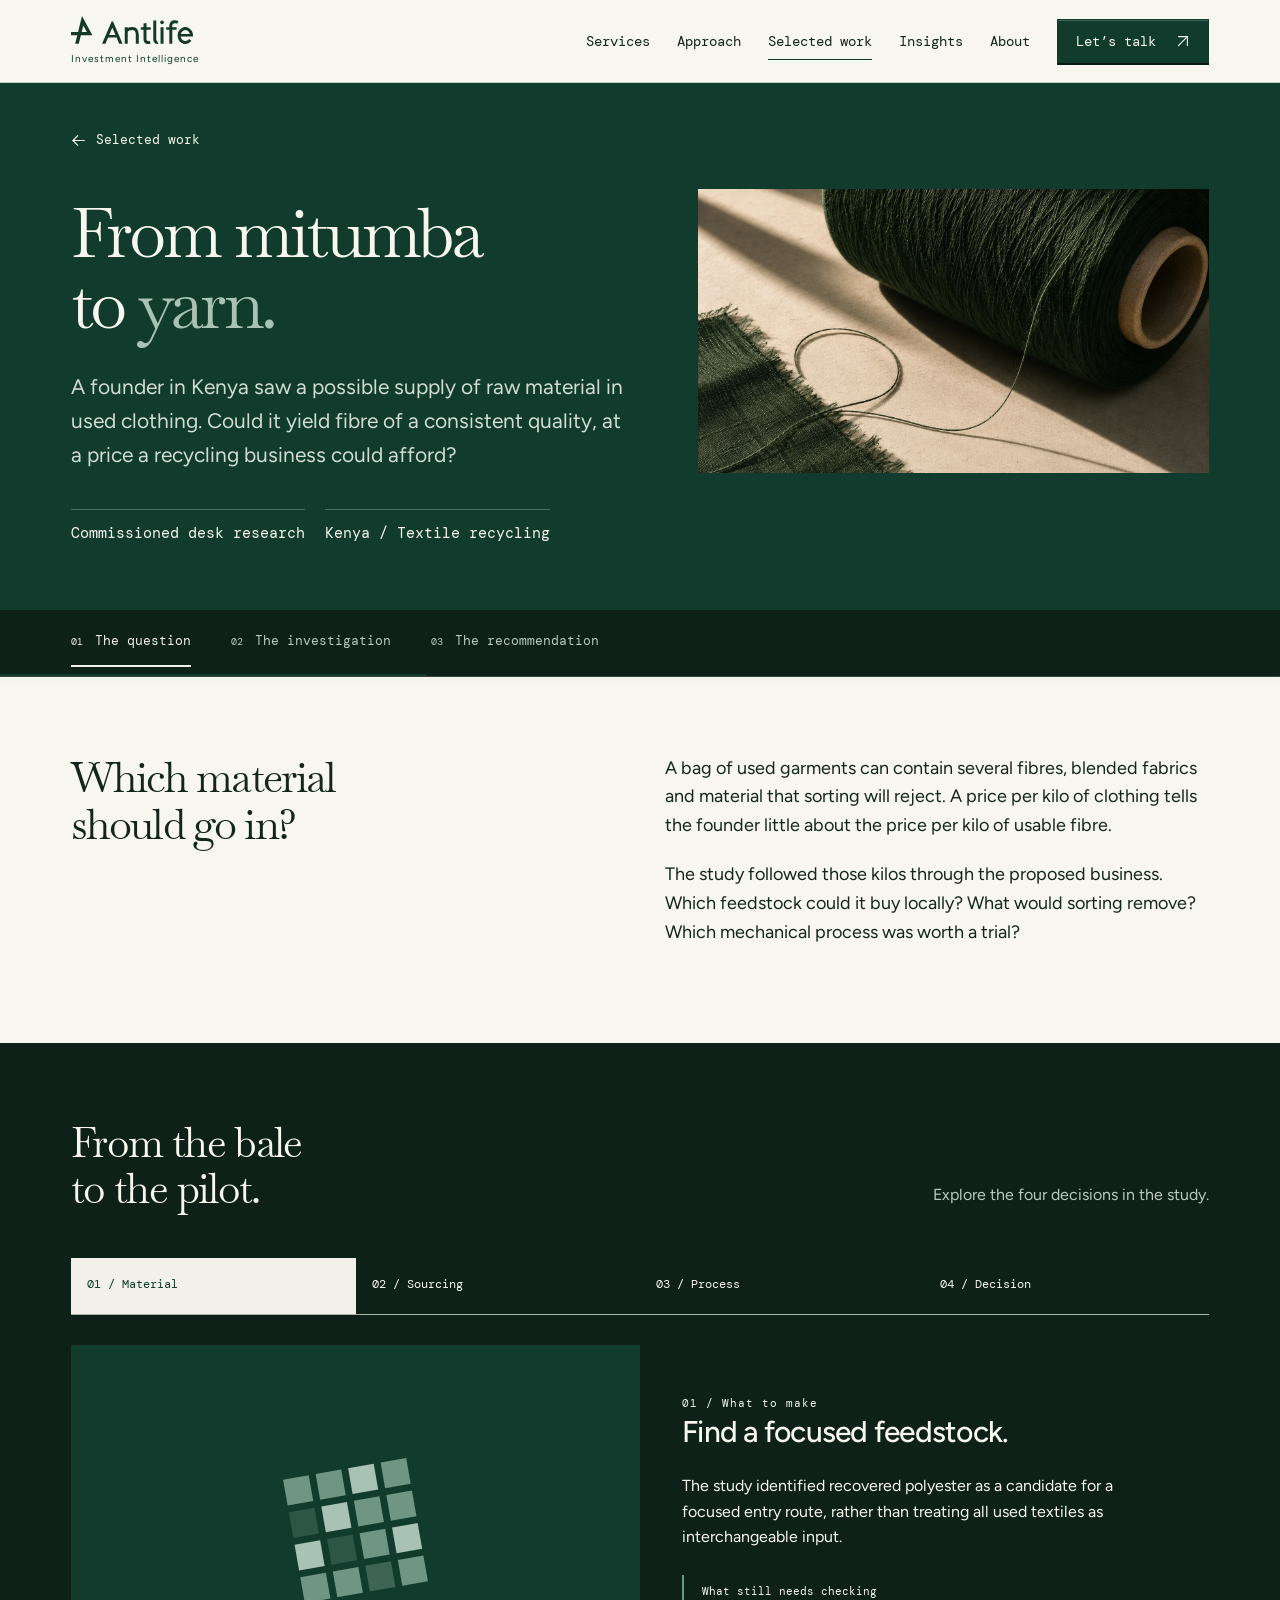
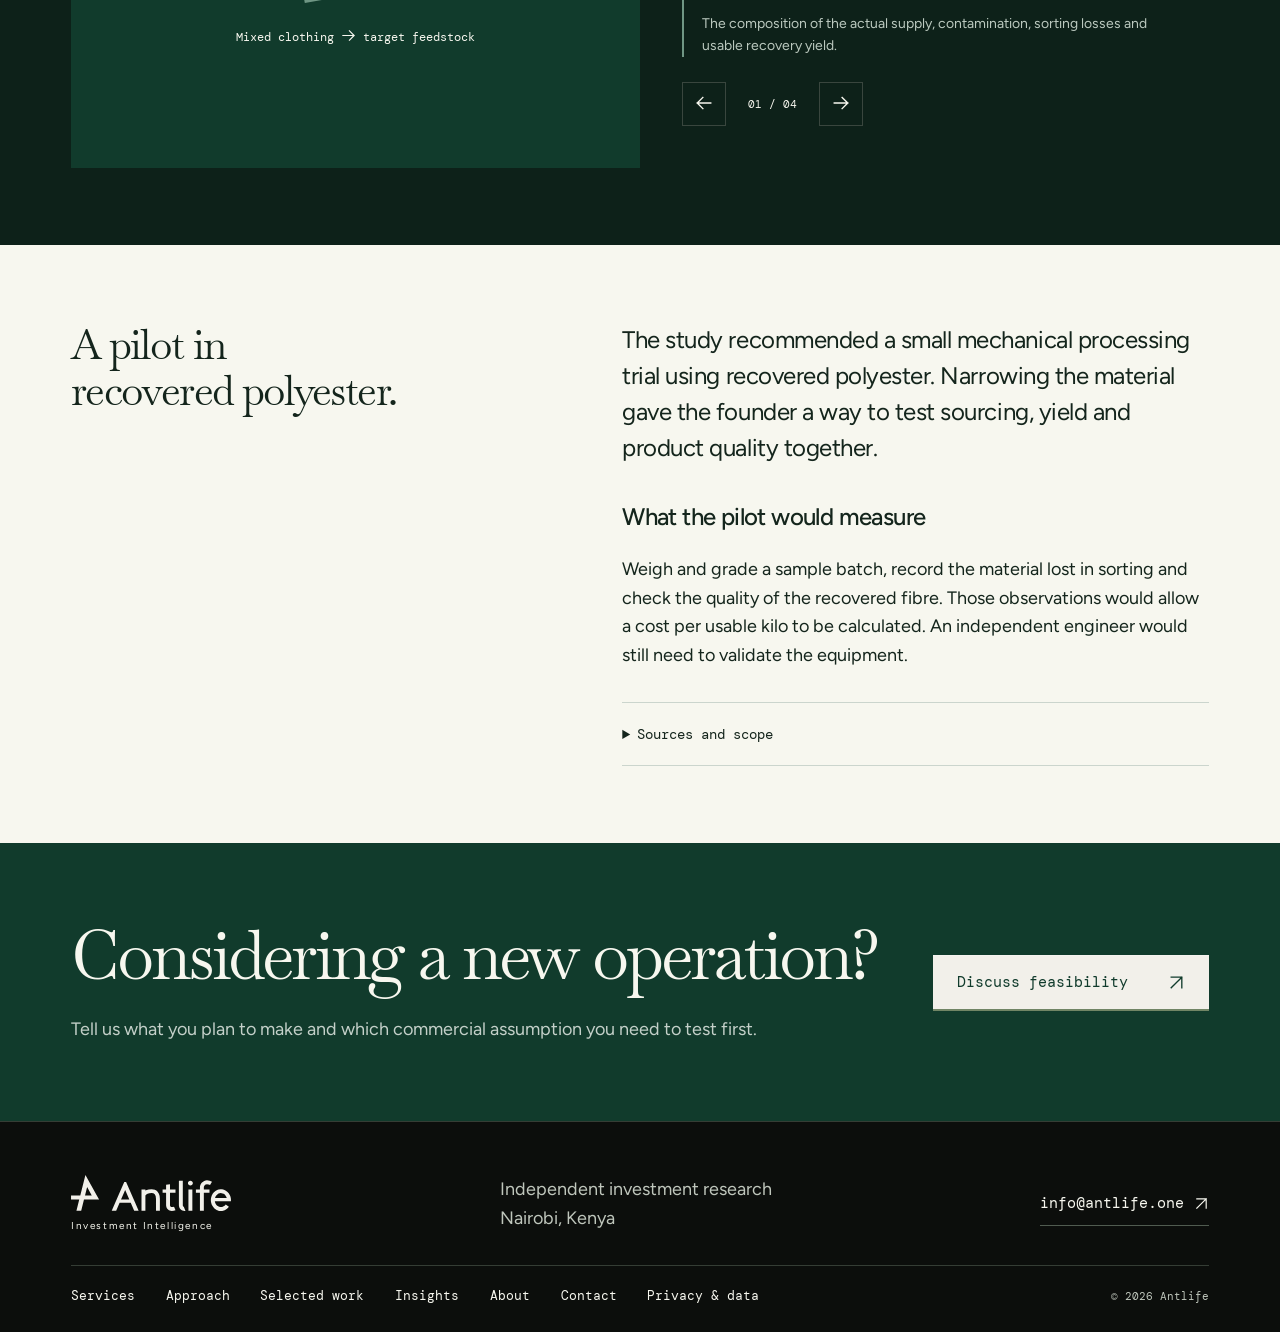
<file: mitumba.html>
<!DOCTYPE html>
<html lang="en"><head><meta charset="utf-8"><meta name="viewport" content="width=device-width,initial-scale=1"><title>From mitumba to yarn — Antlife</title><meta name="description" content="A commissioned desk study examining feedstock, sourcing and processing options for textile recycling in Kenya."><meta name="theme-color" content="#143A24"><meta property="og:title" content="From mitumba to yarn — Antlife"><meta property="og:description" content="A commissioned desk study examining feedstock, sourcing and processing options for textile recycling in Kenya."><meta property="og:type" content="website"><link rel="icon" href="/assets/brand/favicon.svg" type="image/svg+xml"><link rel="preload" href="/assets/fonts/Figtree-Regular.ttf" as="font" type="font/ttf" crossorigin><link rel="stylesheet" href="/assets/site.css"><script src="/assets/site.js" defer></script><link rel="stylesheet" href="/assets/journal.css"><script src="/assets/journal.js" defer></script><noscript><style>@media(max-width:900px){.header-inner{flex-wrap:wrap;padding-block:18px}.site-header nav{position:static;display:flex;padding:0;width:100%;border:0}.menu-toggle{display:none}}</style></noscript><link rel="stylesheet" href="/assets/final-interiors.css"><link rel="stylesheet" href="/assets/final-shell.css"></head>
<body class="journal-v2"><a href="#main" class="skip-link">Skip to content</a>
<header class="site-header"><div class="container header-inner"><a href="/" class="brand" aria-label="Antlife home"><img src="/assets/brand/logo-ivory.svg" width="132" height="30" alt="Antlife"><span>Investment Intelligence</span></a><button class="menu-toggle" aria-expanded="false" aria-controls="main-nav"><span class="menu-label">Menu</span><span class="menu-icon" aria-hidden="true"><i></i><i></i></span></button><nav id="main-nav" aria-label="Main navigation"><a href="/services" >Services</a><a href="/approach" >Approach</a><a href="/work" aria-current="page">Selected work</a><a href="/insights" >Insights</a><a href="/about" >About</a><a class="nav-cta" href="/contact" >Let’s talk<span aria-hidden="true"><svg class="arrow-icon" viewBox="0 0 16 16" aria-hidden="true" focusable="false"><path d="M3 13 13 3M3 3h10v10"/></svg></span></a></nav></div></header>
<main id="main"><section class="case-mast"><div class="container"><a href="/work" class="back-link"><svg class="arrow-icon" viewBox="0 0 16 16" aria-hidden="true" focusable="false"><path d="M14 8H2m5-5L2 8l5 5"/></svg> Selected work</a><h1>From mitumba<br>to <em>yarn.</em></h1><p class="page-lead">A founder in Kenya saw a possible supply of raw material in used clothing. Could it yield fibre of a consistent quality, at a price a recycling business could afford?</p><div class="case-tags"><span>Commissioned desk research</span><span>Kenya / Textile recycling</span></div></div><div class="editorial-plate"><img src="/assets/thread-study.webp" alt="" width="1500" height="1000"></div></section><nav class="chapter-nav" aria-label="Case study chapters"><div class="container"><a href="#case-question" aria-current="location"><span>01</span>The question</a><a href="#case-explore"><span>02</span>The investigation</a><a href="#case-conclusion"><span>03</span>The recommendation</a></div><span class="chapter-progress" aria-hidden="true"></span></nav><div class="paper-band"><section id="case-question" class="case-intro container section"><h2>Which material<br>should go in?</h2><div><p>A bag of used garments can contain several fibres, blended fabrics and material that sorting will reject. A price per kilo of clothing tells the founder little about the price per kilo of usable fibre.</p><p>The study followed those kilos through the proposed business. Which feedstock could it buy locally? What would sorting remove? Which mechanical process was worth a trial?</p></div></section></div>
<section id="case-explore" class="case-explorer section" data-case-explorer><div class="container"><div class="section-heading"><div><h2>From the bale<br>to the pilot.</h2></div><p class="heading-note">Explore the four decisions in the study.</p></div><div class="stage-tabs" role="tablist" aria-label="Textile recycling research stages"><button role="tab" id="stage-tab-0" aria-controls="stage-panel" aria-selected="true" data-stage="0">01 / Material</button><button role="tab" id="stage-tab-1" aria-controls="stage-panel" aria-selected="false" tabindex="-1" data-stage="1">02 / Sourcing</button><button role="tab" id="stage-tab-2" aria-controls="stage-panel" aria-selected="false" tabindex="-1" data-stage="2">03 / Process</button><button role="tab" id="stage-tab-3" aria-controls="stage-panel" aria-selected="false" tabindex="-1" data-stage="3">04 / Decision</button></div><div class="stage-panel" id="stage-panel" role="tabpanel" aria-labelledby="stage-tab-0" tabindex="0"><div class="stage-diagram" aria-hidden="true"><div class="pixel-material"><i></i><i></i><i></i><i></i><i></i><i></i><i></i><i></i><i></i><i></i><i></i><i></i><i></i><i></i><i></i><i></i></div><span id="stage-diagram-label">Mixed clothing <svg class="arrow-icon" viewBox="0 0 16 16" aria-hidden="true" focusable="false"><path d="M2 8h12M9 3l5 5-5 5"/></svg> target feedstock</span></div><div class="stage-content"><span class="eyebrow" id="stage-category">01 / What to make</span><h3 id="stage-title">Find a focused feedstock.</h3><p id="stage-text">The study identified recovered polyester as a candidate for a focused entry route, rather than treating all used textiles as interchangeable input.</p><div class="stage-caveat"><span>What still needs checking</span><p id="stage-limit">The composition of the actual supply, contamination, sorting losses and usable recovery yield.</p></div><div class="stage-controls"><button class="icon-button" data-stage-prev aria-label="Previous stage"><svg class="arrow-icon" viewBox="0 0 16 16" aria-hidden="true" focusable="false"><path d="M14 8H2m5-5L2 8l5 5"/></svg></button><span id="stage-count" aria-live="polite">01 / 04</span><button class="icon-button" data-stage-next aria-label="Next stage"><svg class="arrow-icon" viewBox="0 0 16 16" aria-hidden="true" focusable="false"><path d="M2 8h12M9 3l5 5-5 5"/></svg></button></div></div></div></div></section>
<div class="paper-band"><section id="case-conclusion" class="section container case-reading"><div class="reading-sidebar"><h2>A pilot in<br>recovered polyester.</h2></div><div class="reading-body"><p class="large-copy">The study recommended a small mechanical processing trial using recovered polyester. Narrowing the material gave the founder a way to test sourcing, yield and product quality together.</p><h3>What the pilot would measure</h3><p>Weigh and grade a sample batch, record the material lost in sorting and check the quality of the recovered fibre. Those observations would allow a cost per usable kilo to be calculated. An independent engineer would still need to validate the equipment.</p><details class="source-details"><summary>Sources and scope</summary><div><p>This account draws on the analyst’s three-page case summary, <cite>From Mitumba to Yarn</cite>.</p><p>The summary cites Changing Markets’ <cite>Trashion</cite> report and machinery suppliers’ materials. The original source register, supplier shortlist and calculations are unavailable for review.</p><p>The public account omits historical price, fibre composition and savings estimates whose dates and basis could not be established.</p><p>The commission covered desk research. Plant performance and realised investment outcomes fall outside its scope. Client and supplier identities remain confidential.</p></div></details></div></section></div><section class="closing section"><div class="container closing-inner"><div><h2>Considering a new operation?</h2><p>Tell us what you plan to make and which commercial assumption you need to test first.</p></div><a class="button button-light" href="/contact?service=feasibility">Discuss feasibility<span aria-hidden="true"><svg class="arrow-icon" viewBox="0 0 16 16" aria-hidden="true" focusable="false"><path d="M3 13 13 3M3 3h10v10"/></svg></span></a></div></section></main><footer class="site-footer">
  <div class="container">
    <div class="footer-top">
      <a href="/" class="brand" aria-label="Antlife home"><img src="/assets/brand/logo-ivory.svg" width="160" height="37" alt="Antlife"><span>Investment Intelligence</span></a>
      <p>Independent investment research<br>Nairobi, Kenya</p>
      <a class="footer-email" href="mailto:info@antlife.one">info@antlife.one <svg class="arrow-icon" viewBox="0 0 16 16" aria-hidden="true" focusable="false"><path d="M3 13 13 3M3 3h10v10"/></svg></a>
    </div>
    <div class="footer-bottom">
      <nav class="footer-nav" aria-label="Footer">
        <a href="/services">Services</a>
        <a href="/approach">Approach</a>
        <a href="/work">Selected work</a>
        <a href="/insights">Insights</a>
        <a href="/about">About</a>
        <a href="/contact">Contact</a>
        <a href="/privacy">Privacy &amp; data</a>
      </nav>
      <span>© 2026 Antlife</span>
    </div>
  </div>
</footer></body></html>
</file>
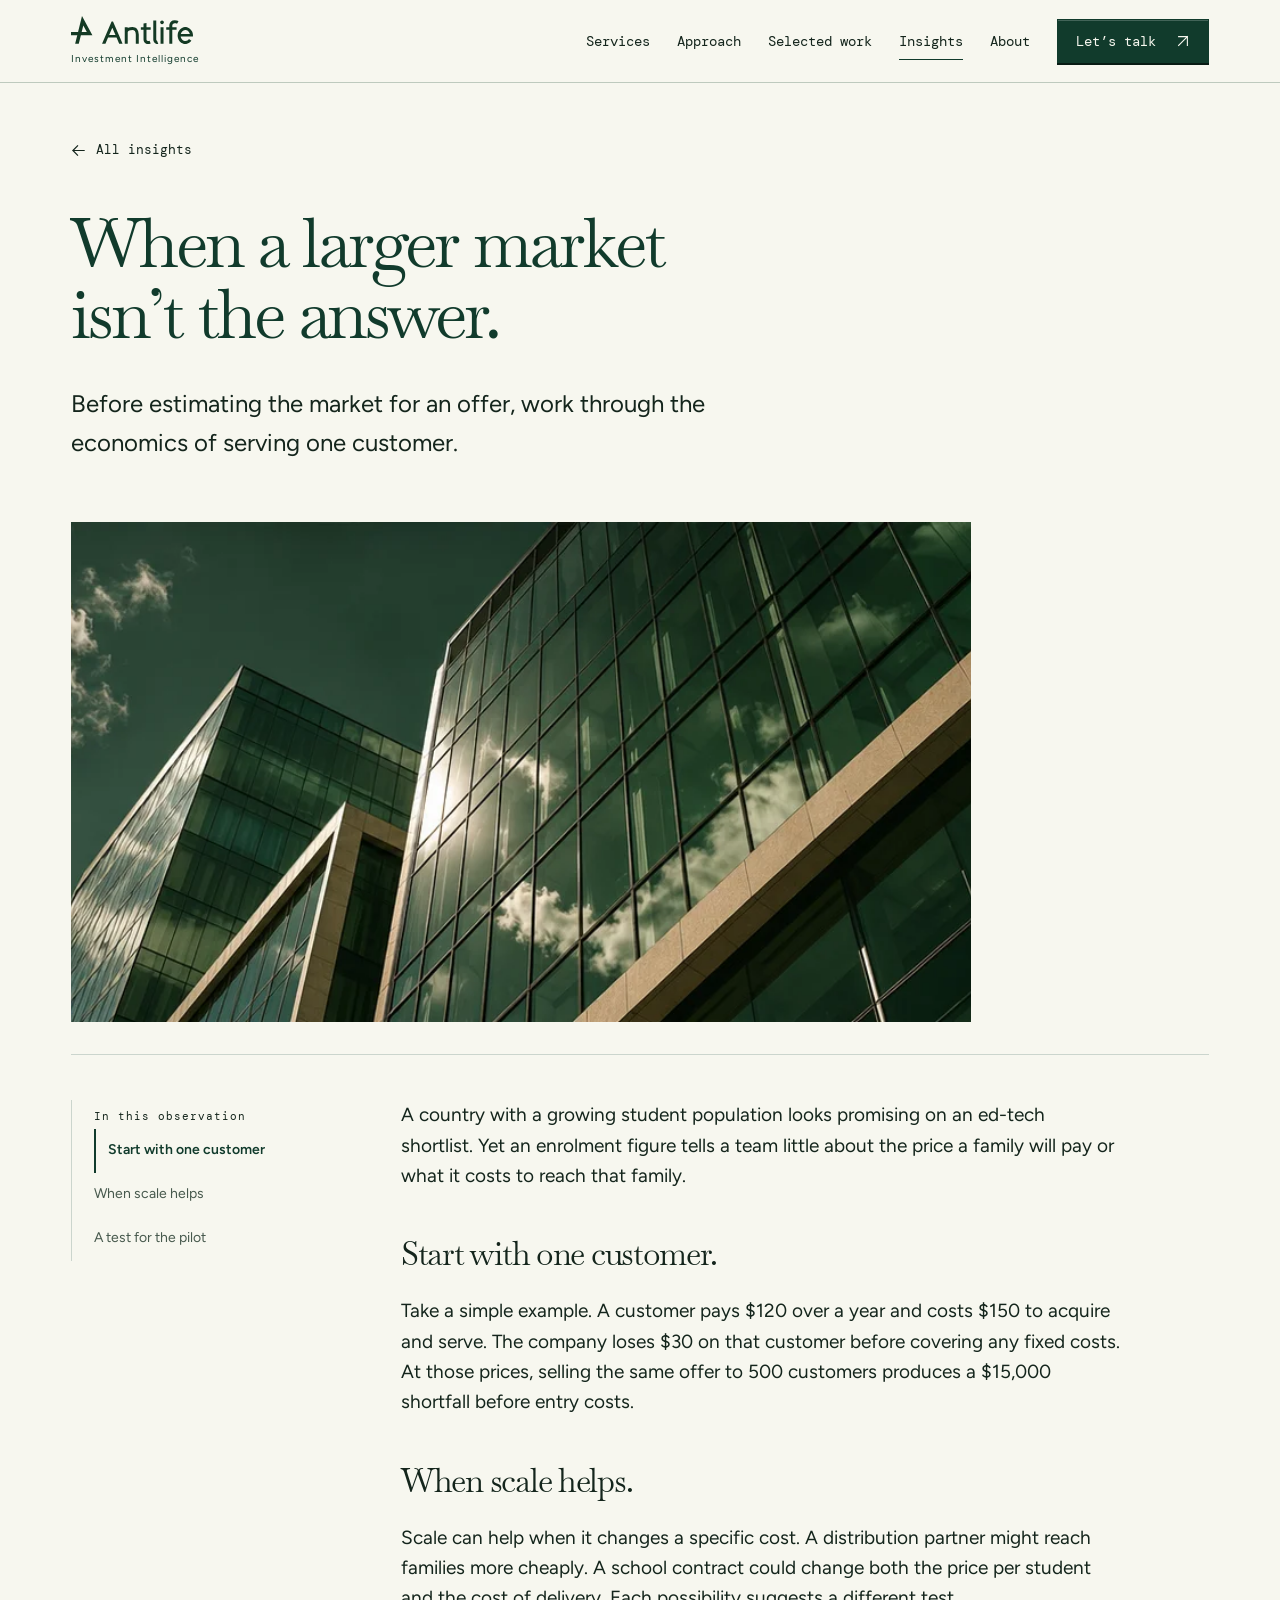
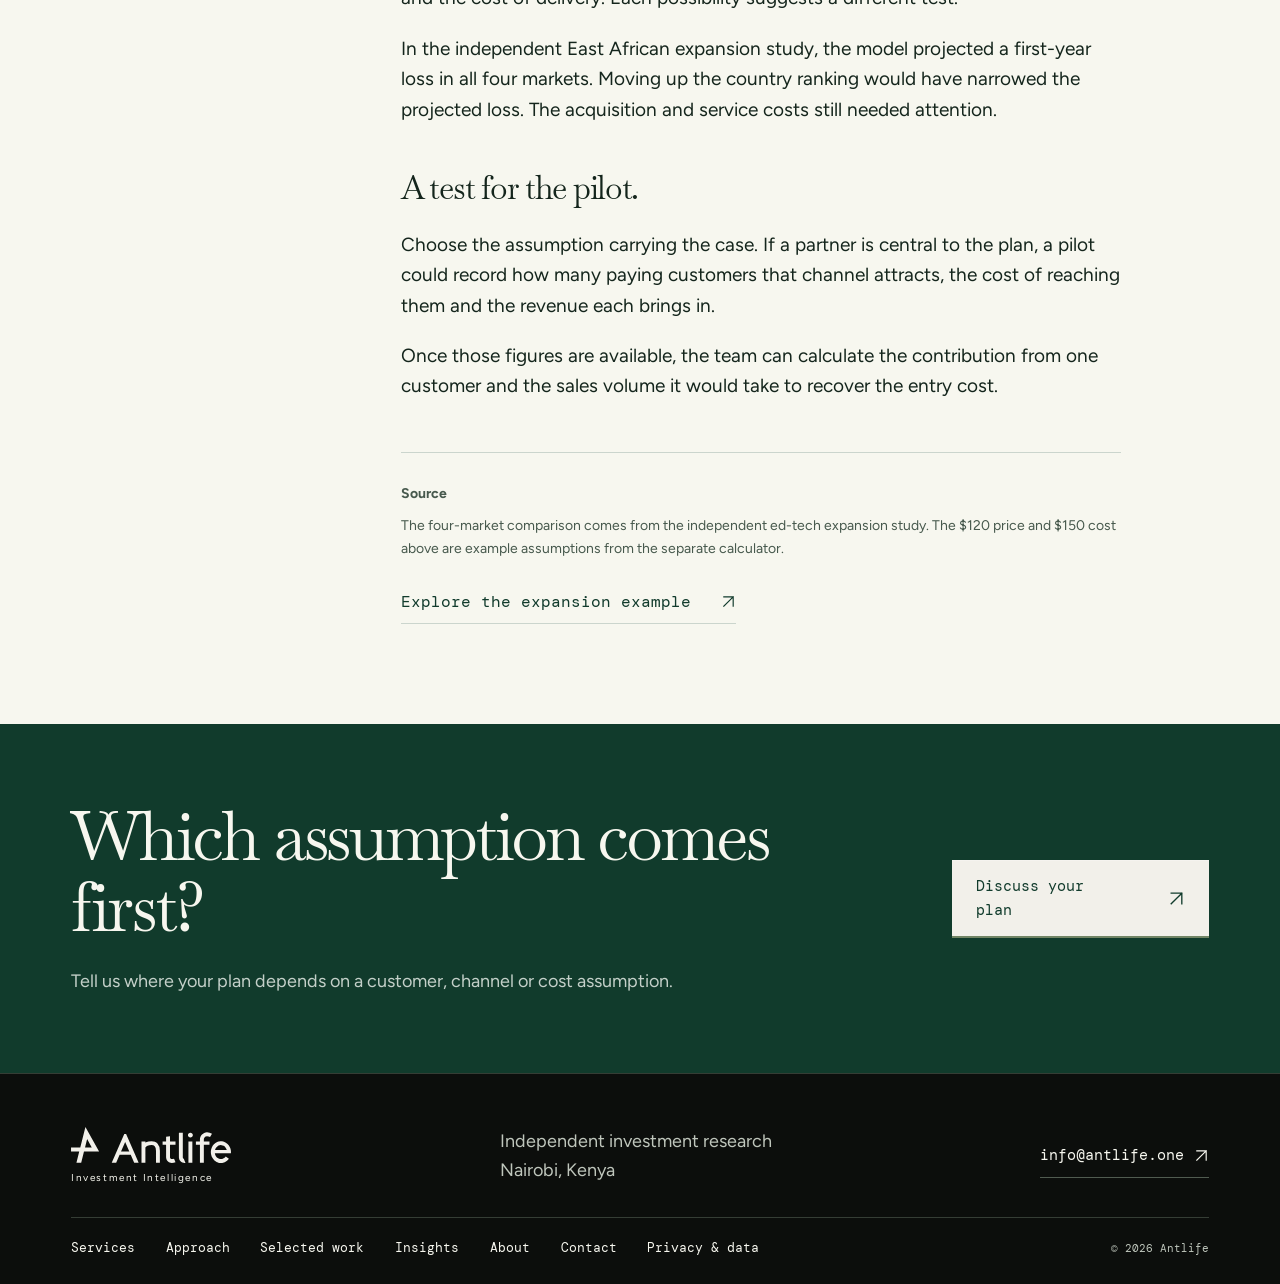
<file: observation.html>
<!DOCTYPE html>
<html lang="en"><head><meta charset="utf-8"><meta name="viewport" content="width=device-width,initial-scale=1"><title>When a larger market isn’t the answer — Antlife</title><meta name="description" content="An observation on unit economics and the assumptions behind expansion decisions."><meta name="theme-color" content="#143A24"><meta property="og:title" content="When a larger market isn’t the answer — Antlife"><meta property="og:description" content="An observation on unit economics and the assumptions behind expansion decisions."><meta property="og:type" content="website"><link rel="icon" href="/assets/brand/favicon.svg" type="image/svg+xml"><link rel="preload" href="/assets/fonts/Figtree-Regular.ttf" as="font" type="font/ttf" crossorigin><link rel="stylesheet" href="/assets/site.css"><script src="/assets/site.js" defer></script><link rel="stylesheet" href="/assets/journal.css"><script src="/assets/journal.js" defer></script><noscript><style>@media(max-width:900px){.header-inner{flex-wrap:wrap;padding-block:18px}.site-header nav{position:static;display:flex;padding:0;width:100%;border:0}.menu-toggle{display:none}}</style></noscript><link rel="stylesheet" href="/assets/final-interiors.css"><link rel="stylesheet" href="/assets/final-shell.css"></head>
<body class="journal-v2"><a href="#main" class="skip-link">Skip to content</a>
<header class="site-header"><div class="container header-inner"><a href="/" class="brand" aria-label="Antlife home"><img src="/assets/brand/logo-ivory.svg" width="132" height="30" alt="Antlife"><span>Investment Intelligence</span></a><button class="menu-toggle" aria-expanded="false" aria-controls="main-nav"><span class="menu-label">Menu</span><span class="menu-icon" aria-hidden="true"><i></i><i></i></span></button><nav id="main-nav" aria-label="Main navigation"><a href="/services" >Services</a><a href="/approach" >Approach</a><a href="/work" >Selected work</a><a href="/insights" aria-current="page">Insights</a><a href="/about" >About</a><a class="nav-cta" href="/contact" >Let’s talk<span aria-hidden="true"><svg class="arrow-icon" viewBox="0 0 16 16" aria-hidden="true" focusable="false"><path d="M3 13 13 3M3 3h10v10"/></svg></span></a></nav></div></header>
<main id="main"><div class="paper-band"><article class="article container"><a class="back-link" href="/insights"><svg class="arrow-icon" viewBox="0 0 16 16" aria-hidden="true" focusable="false"><path d="M14 8H2m5-5L2 8l5 5"/></svg> All insights</a><h1>When a larger market<br>isn’t the answer.</h1><p class="article-deck">Before estimating the market for an offer, work through the economics of serving one customer.</p><div class="editorial-plate"><img src="/assets/tower.webp" alt="" width="883" height="439"></div><div class="article-layout"><aside><span class="eyebrow">In this observation</span><a href="#unit">Start with one customer</a><a href="#scale">When scale helps</a><a href="#question">A test for the pilot</a></aside><div class="article-body"><p>A country with a growing student population looks promising on an ed-tech shortlist. Yet an enrolment figure tells a team little about the price a family will pay or what it costs to reach that family.</p><h2 id="unit">Start with one customer.</h2><p>Take a simple example. A customer pays $120 over a year and costs $150 to acquire and serve. The company loses $30 on that customer before covering any fixed costs. At those prices, selling the same offer to 500 customers produces a $15,000 shortfall before entry costs.</p><h2 id="scale">When scale helps.</h2><p>Scale can help when it changes a specific cost. A distribution partner might reach families more cheaply. A school contract could change both the price per student and the cost of delivery. Each possibility suggests a different test.</p><p>In the independent East African expansion study, the model projected a first-year loss in all four markets. Moving up the country ranking would have narrowed the projected loss. The acquisition and service costs still needed attention.</p><h2 id="question">A test for the pilot.</h2><p>Choose the assumption carrying the case. If a partner is central to the plan, a pilot could record how many paying customers that channel attracts, the cost of reaching them and the revenue each brings in.</p><p>Once those figures are available, the team can calculate the contribution from one customer and the sales volume it would take to recover the entry cost.</p><div class="article-source"><strong>Source</strong><p>The four-market comparison comes from the independent ed-tech expansion study. The $120 price and $150 cost above are example assumptions from the separate calculator.</p><a class="text-link" href="/work/expansion-economics" >Explore the expansion example<span aria-hidden="true"><svg class="arrow-icon" viewBox="0 0 16 16" aria-hidden="true" focusable="false"><path d="M3 13 13 3M3 3h10v10"/></svg></span></a></div></div></div></article></div><section class="closing section"><div class="container closing-inner"><div><h2>Which assumption comes first?</h2><p>Tell us where your plan depends on a customer, channel or cost assumption.</p></div><a class="button button-light" href="/contact?service=strategy">Discuss your plan<span aria-hidden="true"><svg class="arrow-icon" viewBox="0 0 16 16" aria-hidden="true" focusable="false"><path d="M3 13 13 3M3 3h10v10"/></svg></span></a></div></section></main><footer class="site-footer">
  <div class="container">
    <div class="footer-top">
      <a href="/" class="brand" aria-label="Antlife home"><img src="/assets/brand/logo-ivory.svg" width="160" height="37" alt="Antlife"><span>Investment Intelligence</span></a>
      <p>Independent investment research<br>Nairobi, Kenya</p>
      <a class="footer-email" href="mailto:info@antlife.one">info@antlife.one <svg class="arrow-icon" viewBox="0 0 16 16" aria-hidden="true" focusable="false"><path d="M3 13 13 3M3 3h10v10"/></svg></a>
    </div>
    <div class="footer-bottom">
      <nav class="footer-nav" aria-label="Footer">
        <a href="/services">Services</a>
        <a href="/approach">Approach</a>
        <a href="/work">Selected work</a>
        <a href="/insights">Insights</a>
        <a href="/about">About</a>
        <a href="/contact">Contact</a>
        <a href="/privacy">Privacy &amp; data</a>
      </nav>
      <span>© 2026 Antlife</span>
    </div>
  </div>
</footer></body></html>
</file>
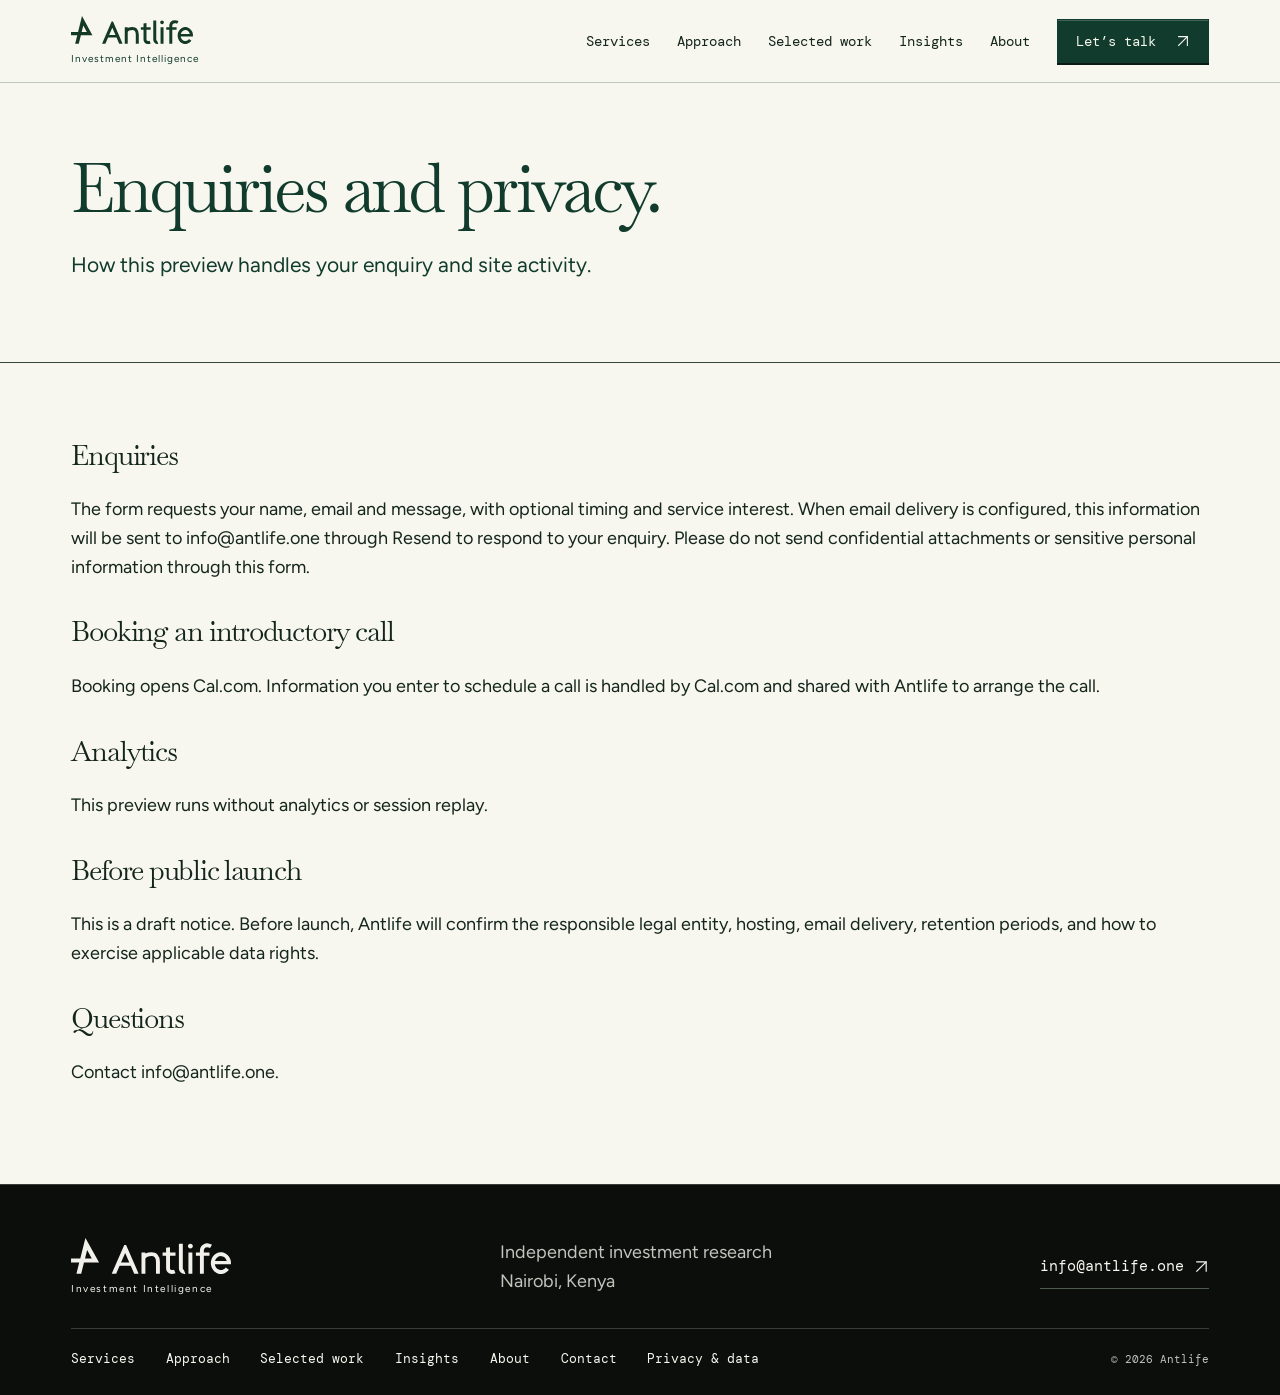
<file: privacy.html>
<!DOCTYPE html>
<html lang="en"><head><meta charset="utf-8"><meta name="viewport" content="width=device-width,initial-scale=1"><title>Privacy & data — Antlife</title><meta name="description" content="Information about enquiry handling and the current preview’s data practices."><meta name="theme-color" content="#143A24"><meta property="og:title" content="Privacy & data — Antlife"><meta property="og:description" content="Information about enquiry handling and the current preview’s data practices."><meta property="og:type" content="website"><link rel="icon" href="/assets/brand/favicon.svg" type="image/svg+xml"><link rel="preload" href="/assets/fonts/Figtree-Regular.ttf" as="font" type="font/ttf" crossorigin><link rel="stylesheet" href="/assets/site.css"><script src="/assets/site.js" defer></script><link rel="stylesheet" href="/assets/journal.css"><script src="/assets/journal.js" defer></script><noscript><style>@media(max-width:900px){.header-inner{flex-wrap:wrap;padding-block:18px}.site-header nav{position:static;display:flex;padding:0;width:100%;border:0}.menu-toggle{display:none}}</style></noscript><script src="/assets/sculptures.js" defer></script><link rel="stylesheet" href="/assets/final-interiors.css"><link rel="stylesheet" href="/assets/final-shell.css"></head>
<body class="journal-v2"><a href="#main" class="skip-link">Skip to content</a>
<header class="site-header"><div class="container header-inner"><a href="/" class="brand" aria-label="Antlife home"><img src="/assets/brand/logo-ivory.svg" width="132" height="30" alt="Antlife"><span>Investment Intelligence</span></a><button class="menu-toggle" aria-expanded="false" aria-controls="main-nav"><span class="menu-label">Menu</span><span class="menu-icon" aria-hidden="true"><i></i><i></i></span></button><nav id="main-nav" aria-label="Main navigation"><a href="/services" >Services</a><a href="/approach" >Approach</a><a href="/work" >Selected work</a><a href="/insights" >Insights</a><a href="/about" >About</a><a class="nav-cta" href="/contact" >Let’s talk<span aria-hidden="true"><svg class="arrow-icon" viewBox="0 0 16 16" aria-hidden="true" focusable="false"><path d="M3 13 13 3M3 3h10v10"/></svg></span></a></nav></div></header>
<main id="main"><section class="page-mast container"><div class="mast-copy"><h1>Enquiries and privacy.</h1><p class="page-lead">How this preview handles your enquiry and site activity.</p></div></section><div class="paper-band"><section class="container legal-copy section"><h2>Enquiries</h2><p>The form requests your name, email and message, with optional timing and service interest. When email delivery is configured, this information will be sent to info@antlife.one through Resend to respond to your enquiry. Please do not send confidential attachments or sensitive personal information through this form.</p><h2>Booking an introductory call</h2><p>Booking opens Cal.com. Information you enter to schedule a call is handled by Cal.com and shared with Antlife to arrange the call.</p><h2>Analytics</h2><p>This preview runs without analytics or session replay.</p><h2>Before public launch</h2><p>This is a draft notice. Before launch, Antlife will confirm the responsible legal entity, hosting, email delivery, retention periods, and how to exercise applicable data rights.</p><h2>Questions</h2><p>Contact <a href="mailto:info@antlife.one">info@antlife.one</a>.</p></section></div></main><footer class="site-footer">
  <div class="container">
    <div class="footer-top">
      <a href="/" class="brand" aria-label="Antlife home"><img src="/assets/brand/logo-ivory.svg" width="160" height="37" alt="Antlife"><span>Investment Intelligence</span></a>
      <p>Independent investment research<br>Nairobi, Kenya</p>
      <a class="footer-email" href="mailto:info@antlife.one">info@antlife.one <svg class="arrow-icon" viewBox="0 0 16 16" aria-hidden="true" focusable="false"><path d="M3 13 13 3M3 3h10v10"/></svg></a>
    </div>
    <div class="footer-bottom">
      <nav class="footer-nav" aria-label="Footer">
        <a href="/services">Services</a>
        <a href="/approach">Approach</a>
        <a href="/work">Selected work</a>
        <a href="/insights">Insights</a>
        <a href="/about">About</a>
        <a href="/contact">Contact</a>
        <a href="/privacy">Privacy &amp; data</a>
      </nav>
      <span>© 2026 Antlife</span>
    </div>
  </div>
</footer></body></html>
</file>
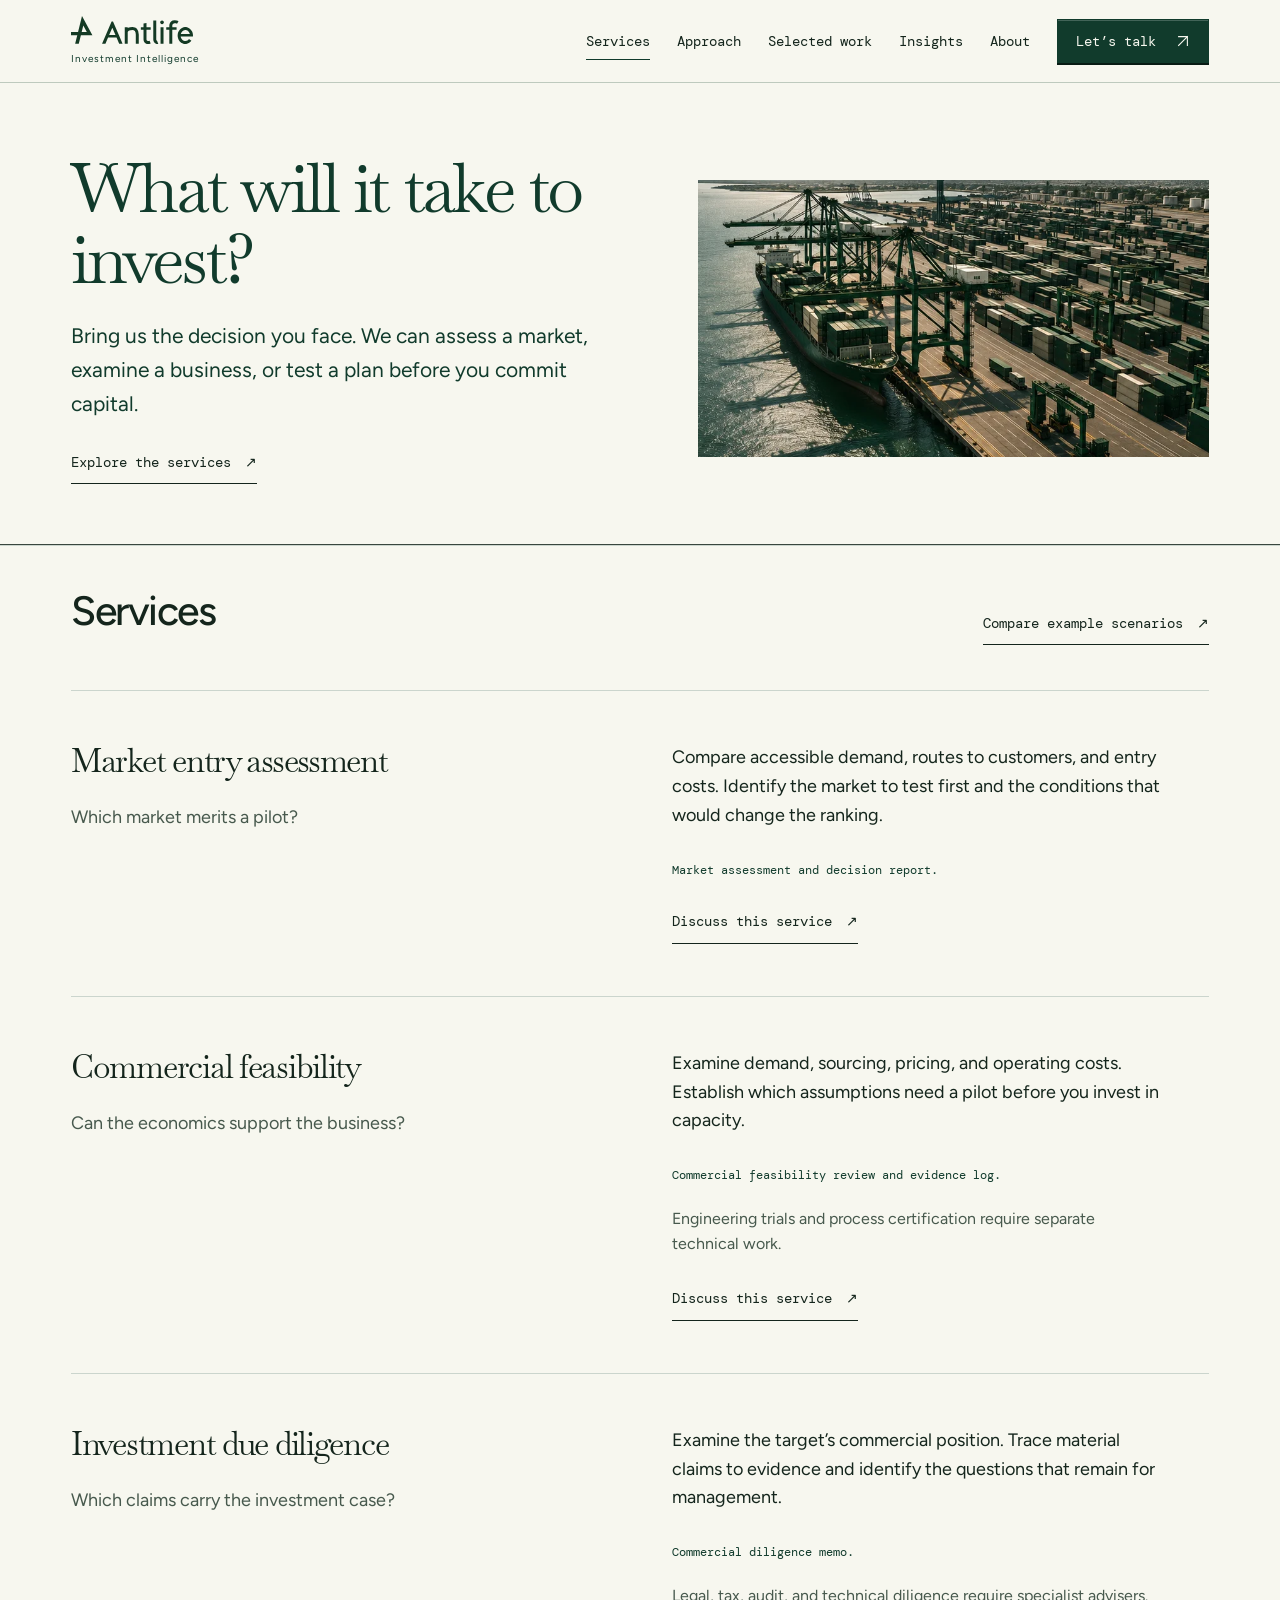
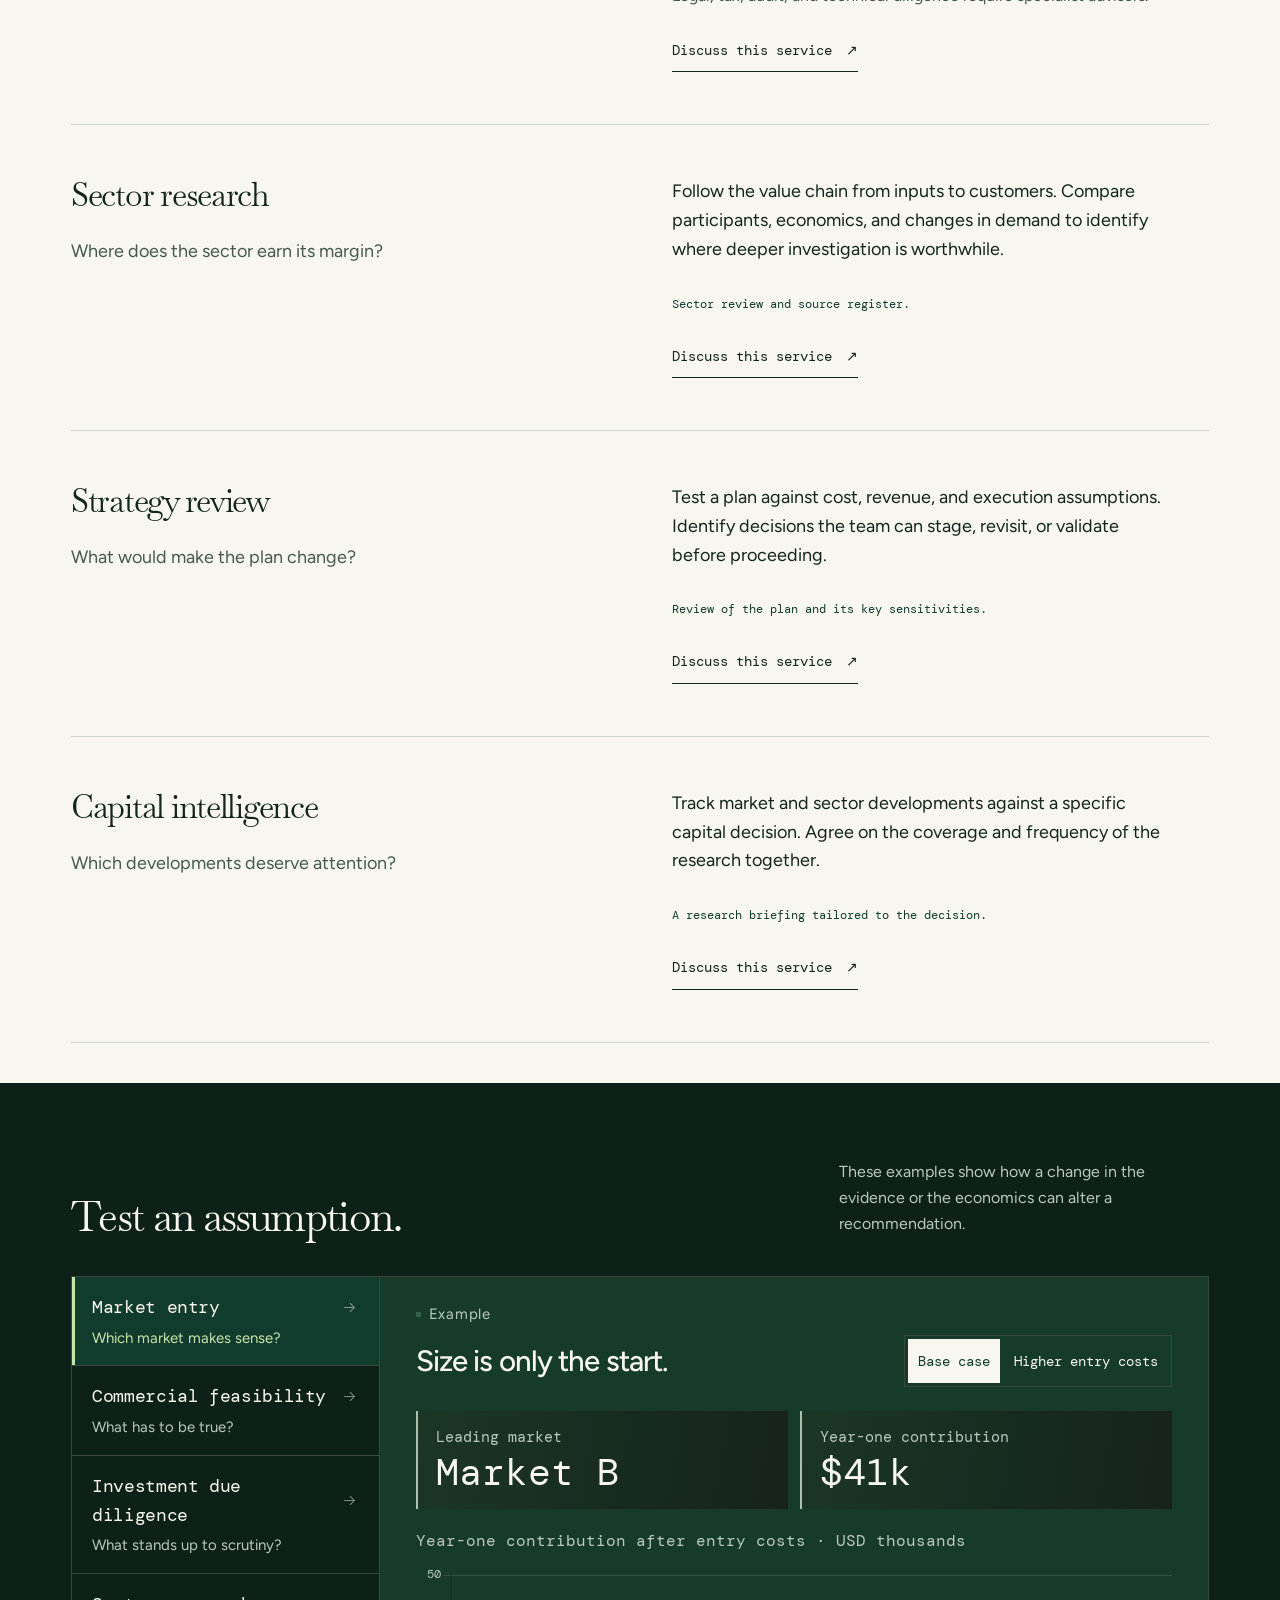
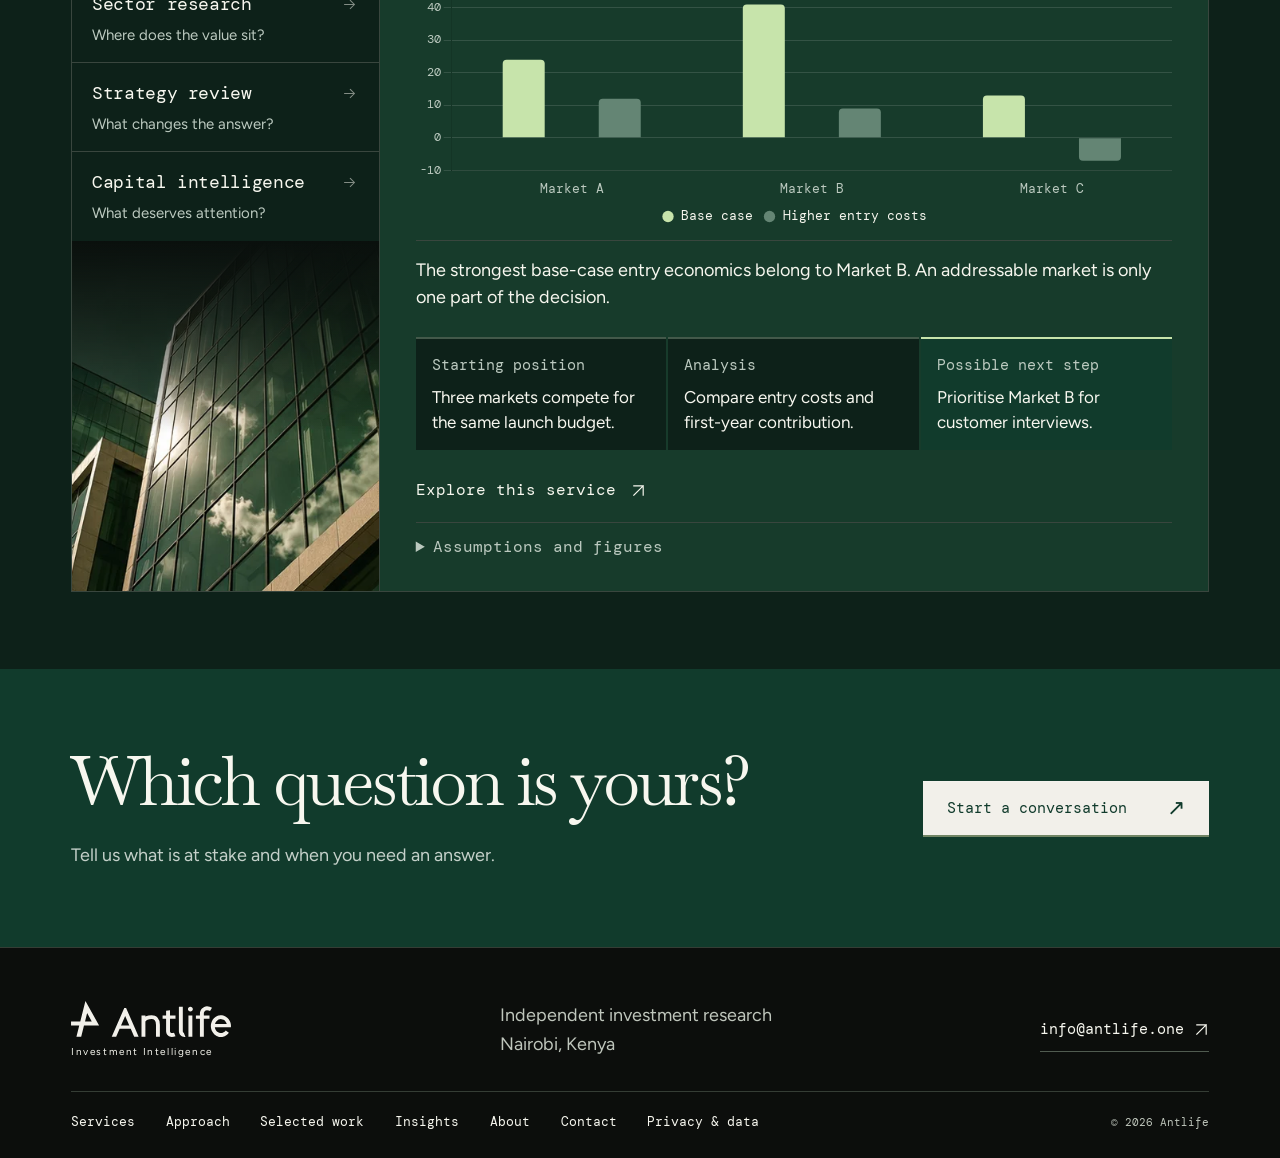
<file: services.html>
<!DOCTYPE html>
<html lang="en"><head><meta charset="utf-8"><meta name="viewport" content="width=device-width,initial-scale=1"><title>Services — Antlife</title><meta name="description" content="Market entry, commercial feasibility, commercial diligence, sector research, strategy review and capital intelligence."><meta name="theme-color" content="#143A24"><meta property="og:title" content="Services — Antlife"><meta property="og:description" content="Market entry, commercial feasibility, commercial diligence, sector research, strategy review and capital intelligence."><meta property="og:type" content="website"><link rel="icon" href="/assets/brand/favicon.svg" type="image/svg+xml"><link rel="preload" href="/assets/fonts/Figtree-Regular.ttf" as="font" type="font/ttf" crossorigin><link rel="stylesheet" href="/assets/site.css"><script src="/assets/site.js" defer></script><link rel="stylesheet" href="/assets/journal.css"><script src="/assets/vendor/chartjs/chart.umd.js" defer></script><script src="/assets/journal.js" defer></script><noscript><style>@media(max-width:900px){.header-inner{flex-wrap:wrap;padding-block:18px}.site-header nav{position:static;display:flex;padding:0;width:100%;border:0}.menu-toggle{display:none}}</style></noscript><script src="/assets/sculptures.js" defer></script><link rel="stylesheet" href="/assets/final-interiors.css"><link rel="stylesheet" href="/assets/final-shell.css"></head>
<body class="journal-v2"><a href="#main" class="skip-link">Skip to content</a>
<header class="site-header"><div class="container header-inner"><a href="/" class="brand" aria-label="Antlife home"><img src="/assets/brand/logo-ivory.svg" width="132" height="30" alt="Antlife"><span>Investment Intelligence</span></a><button class="menu-toggle" aria-expanded="false" aria-controls="main-nav"><span class="menu-label">Menu</span><span class="menu-icon" aria-hidden="true"><i></i><i></i></span></button><nav id="main-nav" aria-label="Main navigation"><a href="/services" aria-current="page">Services</a><a href="/approach" >Approach</a><a href="/work" >Selected work</a><a href="/insights" >Insights</a><a href="/about" >About</a><a class="nav-cta" href="/contact" >Let’s talk<span aria-hidden="true"><svg class="arrow-icon" viewBox="0 0 16 16" aria-hidden="true" focusable="false"><path d="M3 13 13 3M3 3h10v10"/></svg></span></a></nav></div></header>
<main id="main"><section class="page-mast container"><div class="mast-copy"><h1>What will it take to invest?</h1><p class="page-lead">Bring us the decision you face. We can assess a market, examine a business, or test a plan before you commit capital.</p><a class="interior-link" href="#service-menu">Explore the services <span aria-hidden="true">↗</span></a></div><div class="editorial-plate"><img src="/assets/port.webp" alt="" width="883" height="439"></div></section><div class="paper-band"><section class="container service-details" id="service-menu" aria-label="Services"><div class="service-index-heading"><h2>Services</h2><a class="interior-link" href="#service-laboratory">Compare example scenarios <span aria-hidden="true">↗</span></a></div><article class="service-detail" id="market-entry"><div><h2>Market entry assessment</h2><p class="service-sub">Which market merits a pilot?</p></div><div><p>Compare accessible demand, routes to customers, and entry costs. Identify the market to test first and the conditions that would change the ranking.</p><p class="output">Market assessment and decision report.</p><a class="interior-link" href="/contact?service=market-entry">Discuss this service <span aria-hidden="true">↗</span></a></div></article><article class="service-detail" id="feasibility"><div><h2>Commercial feasibility</h2><p class="service-sub">Can the economics support the business?</p></div><div><p>Examine demand, sourcing, pricing, and operating costs. Establish which assumptions need a pilot before you invest in capacity.</p><p class="output">Commercial feasibility review and evidence log.</p><p class="small-note">Engineering trials and process certification require separate technical work.</p><a class="interior-link" href="/contact?service=feasibility">Discuss this service <span aria-hidden="true">↗</span></a></div></article><article class="service-detail" id="diligence"><div><h2>Investment due diligence</h2><p class="service-sub">Which claims carry the investment case?</p></div><div><p>Examine the target’s commercial position. Trace material claims to evidence and identify the questions that remain for management.</p><p class="output">Commercial diligence memo.</p><p class="small-note">Legal, tax, audit, and technical diligence require specialist advisers.</p><a class="interior-link" href="/contact?service=diligence">Discuss this service <span aria-hidden="true">↗</span></a></div></article><article class="service-detail" id="sector"><div><h2>Sector research</h2><p class="service-sub">Where does the sector earn its margin?</p></div><div><p>Follow the value chain from inputs to customers. Compare participants, economics, and changes in demand to identify where deeper investigation is worthwhile.</p><p class="output">Sector review and source register.</p><a class="interior-link" href="/contact?service=sector">Discuss this service <span aria-hidden="true">↗</span></a></div></article><article class="service-detail" id="strategy"><div><h2>Strategy review</h2><p class="service-sub">What would make the plan change?</p></div><div><p>Test a plan against cost, revenue, and execution assumptions. Identify decisions the team can stage, revisit, or validate before proceeding.</p><p class="output">Review of the plan and its key sensitivities.</p><a class="interior-link" href="/contact?service=strategy">Discuss this service <span aria-hidden="true">↗</span></a></div></article><article class="service-detail" id="capital"><div><h2>Capital intelligence</h2><p class="service-sub">Which developments deserve attention?</p></div><div><p>Track market and sector developments against a specific capital decision. Agree on the coverage and frequency of the research together.</p><p class="output">A research briefing tailored to the decision.</p><a class="interior-link" href="/contact?service=capital">Discuss this service <span aria-hidden="true">↗</span></a></div></article></section></div><section class="service-laboratory section" id="service-laboratory"><div class="container"><div class="section-heading"><div><h2>Test an assumption.</h2></div><p class="heading-note">These examples show how a change in the evidence or the economics can alter a recommendation.</p></div><div class="lens-layout"><div class="lens-tabs" role="tablist" aria-label="Explore service demonstrations" aria-orientation="vertical"><button class="lens-tab" id="lens-tab-0" role="tab" aria-controls="lens-panel" aria-selected="true" tabindex="0" data-lens="market-entry"><span>01</span><strong>Market entry</strong><small>Which market makes sense?</small><svg class="arrow-icon" viewBox="0 0 16 16" aria-hidden="true"><path d="M2 8h12M9 3l5 5-5 5"/></svg></button><button class="lens-tab" id="lens-tab-1" role="tab" aria-controls="lens-panel" aria-selected="false" tabindex="-1" data-lens="feasibility"><span>02</span><strong>Commercial feasibility</strong><small>What has to be true?</small><svg class="arrow-icon" viewBox="0 0 16 16" aria-hidden="true"><path d="M2 8h12M9 3l5 5-5 5"/></svg></button><button class="lens-tab" id="lens-tab-2" role="tab" aria-controls="lens-panel" aria-selected="false" tabindex="-1" data-lens="diligence"><span>03</span><strong>Investment due diligence</strong><small>What stands up to scrutiny?</small><svg class="arrow-icon" viewBox="0 0 16 16" aria-hidden="true"><path d="M2 8h12M9 3l5 5-5 5"/></svg></button><button class="lens-tab" id="lens-tab-3" role="tab" aria-controls="lens-panel" aria-selected="false" tabindex="-1" data-lens="sector"><span>04</span><strong>Sector research</strong><small>Where does the value sit?</small><svg class="arrow-icon" viewBox="0 0 16 16" aria-hidden="true"><path d="M2 8h12M9 3l5 5-5 5"/></svg></button><button class="lens-tab" id="lens-tab-4" role="tab" aria-controls="lens-panel" aria-selected="false" tabindex="-1" data-lens="strategy"><span>05</span><strong>Strategy review</strong><small>What changes the answer?</small><svg class="arrow-icon" viewBox="0 0 16 16" aria-hidden="true"><path d="M2 8h12M9 3l5 5-5 5"/></svg></button><button class="lens-tab" id="lens-tab-5" role="tab" aria-controls="lens-panel" aria-selected="false" tabindex="-1" data-lens="capital"><span>06</span><strong>Capital intelligence</strong><small>What deserves attention?</small><svg class="arrow-icon" viewBox="0 0 16 16" aria-hidden="true"><path d="M2 8h12M9 3l5 5-5 5"/></svg></button></div><div class="lens-panel" id="lens-panel" role="tabpanel" aria-labelledby="lens-tab-0" tabindex="0"><div class="lens-panel-top"><span class="demo-status">Example</span></div><div class="lens-title-row"><h3 id="lens-title">Size is only the start.</h3><div class="lens-scenarios" role="group" aria-label="Demonstration scenario"><button data-lens-scenario="base" aria-pressed="true">Base case</button><button data-lens-scenario="alternate" aria-pressed="false">Higher entry costs</button></div></div><div class="metric-strip"><div><span id="metric-label">Leading market</span><strong id="metric-value">Market B</strong></div><div><span id="comparison-label">Year-one contribution</span><strong id="comparison-value">$41k</strong></div></div><p class="lens-unit" id="lens-unit">Year-one contribution after entry costs · USD thousands</p><div id="lens-graph" class="lens-graph" role="img" aria-label="Illustrative contributions: Market A 24 thousand dollars, Market B 41 thousand dollars, Market C 13 thousand dollars"><svg viewBox="0 0 600 220" aria-hidden="true"><path d="M95 20V190H560" class="graph-axis"/><rect x="95" y="40" width="192" height="26" class="graph-bar"/><rect x="95" y="96" width="328" height="26" class="graph-bar graph-focus"/><rect x="95" y="152" width="104" height="26" class="graph-bar"/><text x="8" y="58">Market A</text><text x="8" y="114">Market B</text><text x="8" y="170">Market C</text><text x="298" y="58">24</text><text x="434" y="114">41</text><text x="210" y="170">13</text></svg></div><div class="lens-finding" aria-live="polite" aria-atomic="true"><span>What changes</span><p id="lens-finding">The largest opportunity is not always the strongest entry case. Compare the economics after the cost of getting in.</p></div><dl class="decision-path"><div><dt>Starting position</dt><dd id="lens-start">Three markets compete for the same launch budget.</dd></div><div><dt>Analysis</dt><dd id="lens-analysis">Compare entry costs and first-year contribution.</dd></div><div><dt>Possible next step</dt><dd id="lens-decision">Prioritise Market B for customer interviews.</dd></div></dl><div class="lens-bottom"><a id="lens-service-link" href="/services#market-entry">Explore this service <svg class="arrow-icon" viewBox="0 0 16 16" aria-hidden="true"><path d="M3 13 13 3M3 3h10v10"/></svg></a></div><details class="lens-evidence"><summary>Assumptions and figures</summary><div><p id="lens-assumptions">Fictional markets and annual figures. Contribution is revenue less operating and entry costs. This demonstrates a comparison, not a market recommendation.</p><div id="lens-data">Market A: 24; Market B: 41; Market C: 13 (USD thousands).</div></div></details></div></div><noscript><p>Selecting services and scenarios needs JavaScript. The initial market comparison and service descriptions remain available.</p></noscript></div></section><section class="closing section"><div class="container closing-inner"><div><h2>Which question is yours?</h2><p>Tell us what is at stake and when you need an answer.</p></div><a class="button button-light" href="/contact">Start a conversation <span aria-hidden="true">↗</span></a></div></section></main><footer class="site-footer">
  <div class="container">
    <div class="footer-top">
      <a href="/" class="brand" aria-label="Antlife home"><img src="/assets/brand/logo-ivory.svg" width="160" height="37" alt="Antlife"><span>Investment Intelligence</span></a>
      <p>Independent investment research<br>Nairobi, Kenya</p>
      <a class="footer-email" href="mailto:info@antlife.one">info@antlife.one <svg class="arrow-icon" viewBox="0 0 16 16" aria-hidden="true" focusable="false"><path d="M3 13 13 3M3 3h10v10"/></svg></a>
    </div>
    <div class="footer-bottom">
      <nav class="footer-nav" aria-label="Footer">
        <a href="/services">Services</a>
        <a href="/approach">Approach</a>
        <a href="/work">Selected work</a>
        <a href="/insights">Insights</a>
        <a href="/about">About</a>
        <a href="/contact">Contact</a>
        <a href="/privacy">Privacy &amp; data</a>
      </nav>
      <span>© 2026 Antlife</span>
    </div>
  </div>
</footer></body></html>
</file>
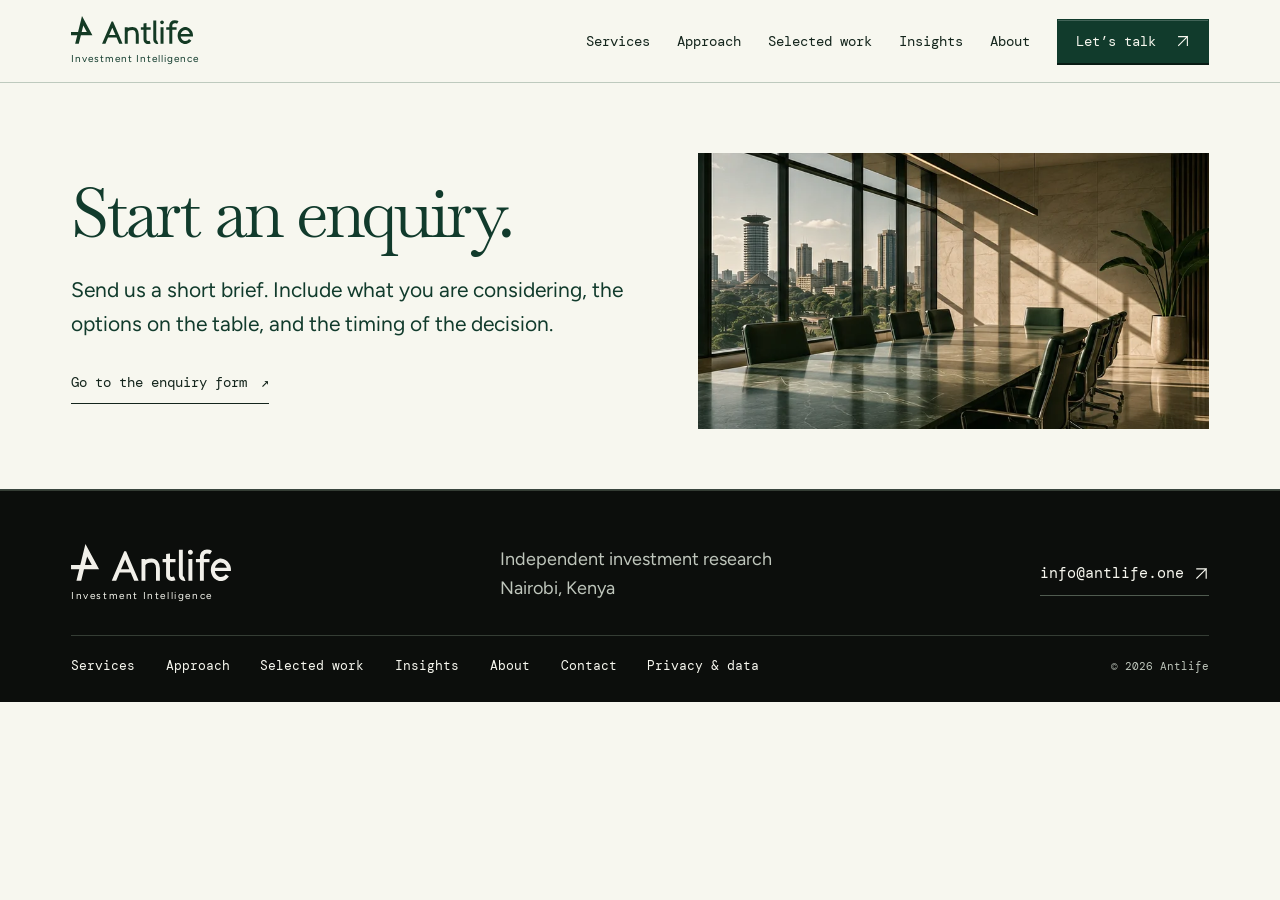
<file: start.html>
<!DOCTYPE html>
<html lang="en"><head><meta charset="utf-8"><meta name="viewport" content="width=device-width,initial-scale=1"><title>Start a conversation — Antlife</title><meta name="description" content="Start an enquiry with Antlife."><meta name="theme-color" content="#143A24"><meta property="og:title" content="Start a conversation — Antlife"><meta property="og:description" content="Start an enquiry with Antlife."><meta property="og:type" content="website"><link rel="icon" href="/assets/brand/favicon.svg" type="image/svg+xml"><link rel="preload" href="/assets/fonts/Figtree-Regular.ttf" as="font" type="font/ttf" crossorigin><link rel="stylesheet" href="/assets/site.css"><script src="/assets/site.js" defer></script><link rel="stylesheet" href="/assets/journal.css"><script src="/assets/journal.js" defer></script><noscript><style>@media(max-width:900px){.header-inner{flex-wrap:wrap;padding-block:18px}.site-header nav{position:static;display:flex;padding:0;width:100%;border:0}.menu-toggle{display:none}}</style></noscript><script src="/assets/sculptures.js" defer></script><link rel="stylesheet" href="/assets/final-interiors.css"><link rel="stylesheet" href="/assets/final-shell.css"></head>
<body class="journal-v2"><a href="#main" class="skip-link">Skip to content</a>
<header class="site-header"><div class="container header-inner"><a href="/" class="brand" aria-label="Antlife home"><img src="/assets/brand/logo-ivory.svg" width="132" height="30" alt="Antlife"><span>Investment Intelligence</span></a><button class="menu-toggle" aria-expanded="false" aria-controls="main-nav"><span class="menu-label">Menu</span><span class="menu-icon" aria-hidden="true"><i></i><i></i></span></button><nav id="main-nav" aria-label="Main navigation"><a href="/services" >Services</a><a href="/approach" >Approach</a><a href="/work" >Selected work</a><a href="/insights" >Insights</a><a href="/about" >About</a><a class="nav-cta" href="/contact" >Let’s talk<span aria-hidden="true"><svg class="arrow-icon" viewBox="0 0 16 16" aria-hidden="true" focusable="false"><path d="M3 13 13 3M3 3h10v10"/></svg></span></a></nav></div></header>
<main id="main"><section class="page-mast container"><div class="mast-copy"><h1>Start an enquiry.</h1><p class="page-lead">Send us a short brief. Include what you are considering, the options on the table, and the timing of the decision.</p><a class="interior-link" href="/contact">Go to the enquiry form <span aria-hidden="true">↗</span></a></div><div class="editorial-plate"><img src="/assets/studio.webp" alt="" width="883" height="439"></div></section></main><footer class="site-footer">
  <div class="container">
    <div class="footer-top">
      <a href="/" class="brand" aria-label="Antlife home"><img src="/assets/brand/logo-ivory.svg" width="160" height="37" alt="Antlife"><span>Investment Intelligence</span></a>
      <p>Independent investment research<br>Nairobi, Kenya</p>
      <a class="footer-email" href="mailto:info@antlife.one">info@antlife.one <svg class="arrow-icon" viewBox="0 0 16 16" aria-hidden="true" focusable="false"><path d="M3 13 13 3M3 3h10v10"/></svg></a>
    </div>
    <div class="footer-bottom">
      <nav class="footer-nav" aria-label="Footer">
        <a href="/services">Services</a>
        <a href="/approach">Approach</a>
        <a href="/work">Selected work</a>
        <a href="/insights">Insights</a>
        <a href="/about">About</a>
        <a href="/contact">Contact</a>
        <a href="/privacy">Privacy &amp; data</a>
      </nav>
      <span>© 2026 Antlife</span>
    </div>
  </div>
</footer></body></html>
</file>
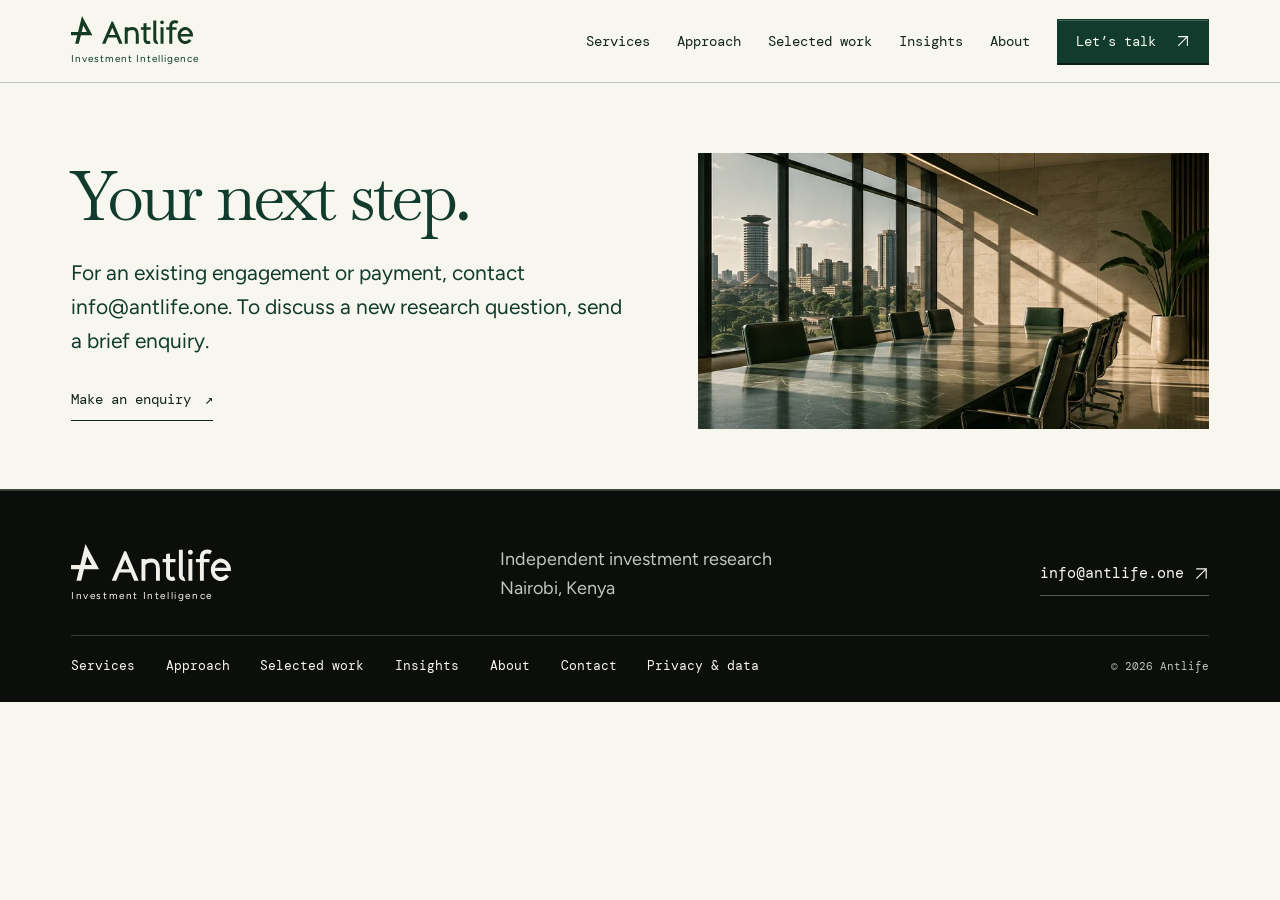
<file: success.html>
<!DOCTYPE html>
<html lang="en"><head><meta charset="utf-8"><meta name="viewport" content="width=device-width,initial-scale=1"><title>Contact Antlife — Antlife</title><meta name="description" content="Continue to Antlife’s enquiry page."><meta name="theme-color" content="#143A24"><meta property="og:title" content="Contact Antlife — Antlife"><meta property="og:description" content="Continue to Antlife’s enquiry page."><meta property="og:type" content="website"><link rel="icon" href="/assets/brand/favicon.svg" type="image/svg+xml"><link rel="preload" href="/assets/fonts/Figtree-Regular.ttf" as="font" type="font/ttf" crossorigin><link rel="stylesheet" href="/assets/site.css"><script src="/assets/site.js" defer></script><link rel="stylesheet" href="/assets/journal.css"><script src="/assets/journal.js" defer></script><noscript><style>@media(max-width:900px){.header-inner{flex-wrap:wrap;padding-block:18px}.site-header nav{position:static;display:flex;padding:0;width:100%;border:0}.menu-toggle{display:none}}</style></noscript><script src="/assets/sculptures.js" defer></script><link rel="stylesheet" href="/assets/final-interiors.css"><link rel="stylesheet" href="/assets/final-shell.css"></head>
<body class="journal-v2"><a href="#main" class="skip-link">Skip to content</a>
<header class="site-header"><div class="container header-inner"><a href="/" class="brand" aria-label="Antlife home"><img src="/assets/brand/logo-ivory.svg" width="132" height="30" alt="Antlife"><span>Investment Intelligence</span></a><button class="menu-toggle" aria-expanded="false" aria-controls="main-nav"><span class="menu-label">Menu</span><span class="menu-icon" aria-hidden="true"><i></i><i></i></span></button><nav id="main-nav" aria-label="Main navigation"><a href="/services" >Services</a><a href="/approach" >Approach</a><a href="/work" >Selected work</a><a href="/insights" >Insights</a><a href="/about" >About</a><a class="nav-cta" href="/contact" >Let’s talk<span aria-hidden="true"><svg class="arrow-icon" viewBox="0 0 16 16" aria-hidden="true" focusable="false"><path d="M3 13 13 3M3 3h10v10"/></svg></span></a></nav></div></header>
<main id="main"><section class="page-mast container"><div class="mast-copy"><h1>Your next step.</h1><p class="page-lead">For an existing engagement or payment, contact <a href="mailto:info@antlife.one">info@antlife.one</a>. To discuss a new research question, send a brief enquiry.</p><a class="interior-link" href="/contact">Make an enquiry <span aria-hidden="true">↗</span></a></div><div class="editorial-plate"><img src="/assets/studio.webp" alt="" width="883" height="439"></div></section></main><footer class="site-footer">
  <div class="container">
    <div class="footer-top">
      <a href="/" class="brand" aria-label="Antlife home"><img src="/assets/brand/logo-ivory.svg" width="160" height="37" alt="Antlife"><span>Investment Intelligence</span></a>
      <p>Independent investment research<br>Nairobi, Kenya</p>
      <a class="footer-email" href="mailto:info@antlife.one">info@antlife.one <svg class="arrow-icon" viewBox="0 0 16 16" aria-hidden="true" focusable="false"><path d="M3 13 13 3M3 3h10v10"/></svg></a>
    </div>
    <div class="footer-bottom">
      <nav class="footer-nav" aria-label="Footer">
        <a href="/services">Services</a>
        <a href="/approach">Approach</a>
        <a href="/work">Selected work</a>
        <a href="/insights">Insights</a>
        <a href="/about">About</a>
        <a href="/contact">Contact</a>
        <a href="/privacy">Privacy &amp; data</a>
      </nav>
      <span>© 2026 Antlife</span>
    </div>
  </div>
</footer></body></html>
</file>
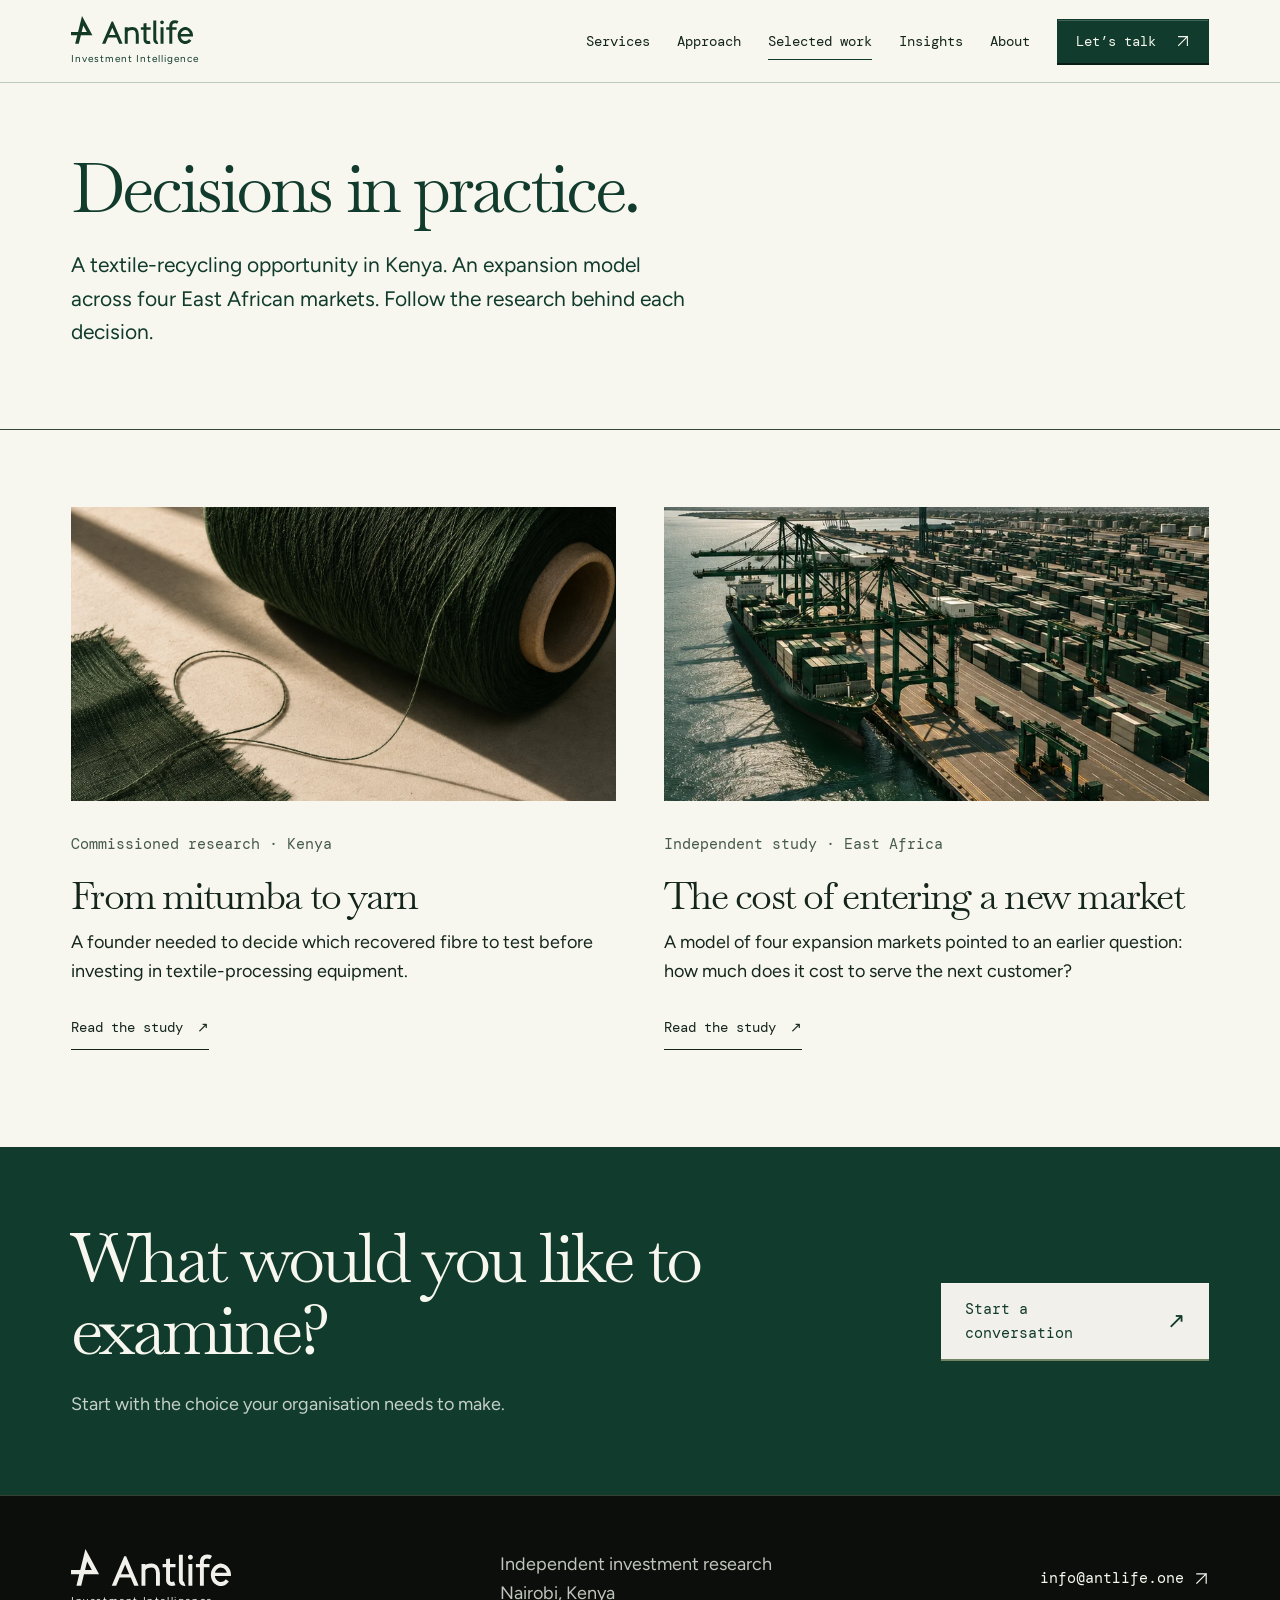
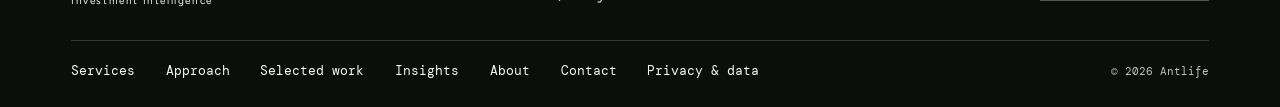
<file: work.html>
<!DOCTYPE html>
<html lang="en"><head><meta charset="utf-8"><meta name="viewport" content="width=device-width,initial-scale=1"><title>Selected work — Antlife</title><meta name="description" content="Explore a commissioned textile-recycling study and an independent East African expansion model."><meta name="theme-color" content="#143A24"><meta property="og:title" content="Selected work — Antlife"><meta property="og:description" content="Explore a commissioned textile-recycling study and an independent East African expansion model."><meta property="og:type" content="website"><link rel="icon" href="/assets/brand/favicon.svg" type="image/svg+xml"><link rel="preload" href="/assets/fonts/Figtree-Regular.ttf" as="font" type="font/ttf" crossorigin><link rel="stylesheet" href="/assets/site.css"><script src="/assets/site.js" defer></script><link rel="stylesheet" href="/assets/journal.css"><script src="/assets/journal.js" defer></script><noscript><style>@media(max-width:900px){.header-inner{flex-wrap:wrap;padding-block:18px}.site-header nav{position:static;display:flex;padding:0;width:100%;border:0}.menu-toggle{display:none}}</style></noscript><script src="/assets/sculptures.js" defer></script><link rel="stylesheet" href="/assets/final-interiors.css"><link rel="stylesheet" href="/assets/final-shell.css"></head>
<body class="journal-v2"><a href="#main" class="skip-link">Skip to content</a>
<header class="site-header"><div class="container header-inner"><a href="/" class="brand" aria-label="Antlife home"><img src="/assets/brand/logo-ivory.svg" width="132" height="30" alt="Antlife"><span>Investment Intelligence</span></a><button class="menu-toggle" aria-expanded="false" aria-controls="main-nav"><span class="menu-label">Menu</span><span class="menu-icon" aria-hidden="true"><i></i><i></i></span></button><nav id="main-nav" aria-label="Main navigation"><a href="/services" >Services</a><a href="/approach" >Approach</a><a href="/work" aria-current="page">Selected work</a><a href="/insights" >Insights</a><a href="/about" >About</a><a class="nav-cta" href="/contact" >Let’s talk<span aria-hidden="true"><svg class="arrow-icon" viewBox="0 0 16 16" aria-hidden="true" focusable="false"><path d="M3 13 13 3M3 3h10v10"/></svg></span></a></nav></div></header>
<main id="main"><section class="page-mast container"><div class="mast-copy"><h1>Decisions in practice.</h1><p class="page-lead">A textile-recycling opportunity in Kenya. An expansion model across four East African markets. Follow the research behind each decision.</p></div></section><div class="paper-band"><section class="container section work-index"><div class="work-grid"><a class="work-card" href="/work/mitumba-to-yarn"><div class="editorial-plate"><img src="/assets/thread-study.webp" alt="" width="883" height="439"></div><div class="work-card-copy"><p class="status">Commissioned research · Kenya</p><h2>From mitumba to yarn</h2><p>A founder needed to decide which recovered fibre to test before investing in textile-processing equipment.</p><span class="interior-link">Read the study <span aria-hidden="true">↗</span></span></div></a><a class="work-card" href="/work/expansion-economics"><div class="editorial-plate"><img src="/assets/port.webp" alt="" width="883" height="439"></div><div class="work-card-copy"><p class="status">Independent study · East Africa</p><h2>The cost of entering a new market</h2><p>A model of four expansion markets pointed to an earlier question: how much does it cost to serve the next customer?</p><span class="interior-link">Read the study <span aria-hidden="true">↗</span></span></div></a></div></section></div><section class="closing section"><div class="container closing-inner"><div><h2>What would you like to examine?</h2><p>Start with the choice your organisation needs to make.</p></div><a class="button button-light" href="/contact">Start a conversation <span aria-hidden="true">↗</span></a></div></section></main><footer class="site-footer">
  <div class="container">
    <div class="footer-top">
      <a href="/" class="brand" aria-label="Antlife home"><img src="/assets/brand/logo-ivory.svg" width="160" height="37" alt="Antlife"><span>Investment Intelligence</span></a>
      <p>Independent investment research<br>Nairobi, Kenya</p>
      <a class="footer-email" href="mailto:info@antlife.one">info@antlife.one <svg class="arrow-icon" viewBox="0 0 16 16" aria-hidden="true" focusable="false"><path d="M3 13 13 3M3 3h10v10"/></svg></a>
    </div>
    <div class="footer-bottom">
      <nav class="footer-nav" aria-label="Footer">
        <a href="/services">Services</a>
        <a href="/approach">Approach</a>
        <a href="/work">Selected work</a>
        <a href="/insights">Insights</a>
        <a href="/about">About</a>
        <a href="/contact">Contact</a>
        <a href="/privacy">Privacy &amp; data</a>
      </nav>
      <span>© 2026 Antlife</span>
    </div>
  </div>
</footer></body></html>
</file>
<file: assets/site.css>
@font-face{font-family:Figtree;src:url('/assets/fonts/Figtree-Regular.ttf') format('truetype');font-weight:400;font-display:swap}@font-face{font-family:Figtree;src:url('/assets/fonts/Figtree-Medium.ttf') format('truetype');font-weight:500;font-display:swap}@font-face{font-family:Figtree;src:url('/assets/fonts/Figtree-SemiBold.ttf') format('truetype');font-weight:600;font-display:swap}@font-face{font-family:Figtree;src:url('/assets/fonts/Figtree-Bold.ttf') format('truetype');font-weight:700;font-display:swap}@font-face{font-family:Outfit;src:url('/assets/fonts/Outfit-Light.ttf') format('truetype');font-weight:300;font-display:swap}@font-face{font-family:'DM Mono';src:url('/assets/fonts/DMMono-Regular.ttf') format('truetype');font-weight:400;font-display:swap}
:root{--green:#143a24;--deep:#172b21;--forest:#004e2f;--ivory:#f2f0ea;--ink:#1a2420;--muted:#4a5a50;--stone:#39463e;--sage:#6f9684;--sage-light:#a9c2b6;--navy:#102318;--teal:#346147;--clay:#476752;--white:#fff;--ink-on-white:#18251d;--muted-on-white:#47594d;--rule-on-white:#cbd5cd;--mono:'DM Mono',monospace;--side:clamp(20px,5.55vw,80px)}*{box-sizing:border-box}html{scroll-behavior:smooth;scroll-padding-top:110px}body{margin:0;background:var(--black);color:var(--ivory);font-family:Figtree,Arial,sans-serif;font-size:17px;line-height:1.6;-webkit-font-smoothing:antialiased}a{color:inherit;text-decoration:none}button,input,select,textarea{font:inherit}button,a,input,select,textarea{-webkit-tap-highlight-color:transparent}button{cursor:pointer}button:disabled{cursor:wait;opacity:.65}img{max-width:100%;height:auto}p{margin:0 0 20px}h1,h2,h3{font-weight:500;line-height:1.12;letter-spacing:-.035em;margin:0 0 24px}h1{font-family:Outfit,Figtree,sans-serif;font-weight:300;font-size:clamp(52px,6.3vw,92px);line-height:1.04;letter-spacing:-.045em}h2{font-size:clamp(30px,3.2vw,46px);font-weight:500}h3{font-size:24px;letter-spacing:-.025em}em{font-style:normal}button{border:0;background:none;color:inherit}.container{width:100%;max-width:1600px;margin-inline:auto;padding-inline:var(--side)}.section{padding-block:104px}.eyebrow{font-family:var(--mono);font-size:11px;line-height:1.6;letter-spacing:.09em;text-transform:none;margin-bottom:28px}.muted{color:var(--subtle)}.small-note{font-size:14px;line-height:1.6;color:var(--subtle)}.button{display:inline-flex;min-height:52px;align-items:center;justify-content:space-between;gap:40px;padding:14px 24px;background:var(--green);color:var(--ivory);font-size:15px;font-weight:400;transition:background .18s,color .18s}.button span{font:22px Arial,sans-serif}.button-light{background:var(--black);color:var(--ivory)}.text-link{display:inline-flex;align-items:center;gap:30px;min-height:44px;font-size:15px;font-weight:400;border-bottom:1px solid var(--stone)}.quiet-link{min-height:48px;display:inline-flex;gap:20px;align-items:center;font-size:15px;border-bottom:1px solid #ffffff50}.quiet-link span{font-size:20px}.skip-link{position:fixed;top:-100px;left:20px;background:var(--black);padding:12px 20px;z-index:100}.skip-link:focus{top:10px}:focus-visible{outline:2px solid var(--teal);outline-offset:5px}.site-header :focus-visible,.hero :focus-visible,.method-section :focus-visible,.closing :focus-visible,.case-mast :focus-visible,.about-art :focus-visible{outline-color:var(--ivory)}[hidden]{display:none!important}
.site-header{background:var(--green);color:var(--ivory);position:relative;z-index:20;border-bottom:1px solid #ffffff24}.header-inner{min-height:104px;display:flex;align-items:center;justify-content:space-between;gap:32px}.brand{display:inline-flex;flex-direction:column;align-items:flex-start;gap:8px;flex-shrink:0;padding:8px 0}.brand img{display:block}.brand span{font-size:10px;letter-spacing:.16em;line-height:1.4}.site-header nav{display:flex;align-items:center;gap:30px;font-size:14px}.site-header nav>a:not(.nav-cta){min-height:44px;display:flex;align-items:center;position:relative}.site-header nav>a:not(.nav-cta):after{content:'';position:absolute;left:0;right:100%;bottom:3px;height:1px;background:var(--sage-light);transition:right .18s}.site-header nav>a:hover:after,.site-header nav>a[aria-current]:after{right:0}.nav-cta{display:flex;align-items:center;gap:24px;border:1px solid #ffffff55;min-height:44px;padding:8px 17px}.menu-toggle{display:none}
.hero{background:var(--green);color:var(--ivory);position:relative;overflow:hidden}.hero-grid{display:grid;grid-template-columns:1.12fr 1fr;align-items:center;min-height:650px;gap:16px;padding-top:62px;padding-bottom:70px}.hero-copy{position:relative;z-index:1}.hero .eyebrow{color:var(--sage-light);font-size:10px}.hero h1{font-size:clamp(56px,6.4vw,96px);margin-bottom:28px;white-space:nowrap}.hero h1 em{color:var(--sage-light)}.hero-lead{font-size:22px;margin-bottom:14px}.hero-description{max-width:420px;color:#d1dcd5;font-size:16px;line-height:1.7}.hero-actions{display:flex;align-items:center;gap:30px;margin-top:32px}.hero-visual{align-self:stretch;display:flex;flex-direction:column;justify-content:center;position:relative;padding:28px 0 12px 22px;min-width:0}.hero-visual:before{content:'';position:absolute;inset:60px -100px 40px 0;background:radial-gradient(ellipse,#6f968419,transparent 65%);pointer-events:none}.visual-top{display:flex;justify-content:space-between;font:9px var(--mono);letter-spacing:.1em;color:var(--sage-light);border-top:1px solid #a9c2b63a;padding-top:16px;margin-left:24px}.hero-visual img{width:115%;max-width:none;margin:10px -10% 0 -3%;opacity:.95;mask-image:linear-gradient(to bottom,#000 65%,transparent 100%)}.visual-caption{display:flex;align-items:center;gap:14px;padding:0 0 12px 40px;font-size:14px;line-height:1.5}.visual-caption small{color:var(--sage-light);font-size:12px}.signal-dot{width:7px;height:7px;background:var(--sage-light);box-shadow:0 0 0 6px #a9c2b611}.crosshair{margin-left:auto;font-size:32px;font-weight:300;color:var(--sage-light)}.hero-bottom{display:flex;align-items:center;gap:36px;min-height:72px;position:relative;font:10px var(--mono);letter-spacing:.04em;text-transform:none}.hero-bottom:before{content:'';position:absolute;left:var(--side);right:var(--side);top:0;border-top:1px solid #a9c2b63a}.hero-bottom>span{color:var(--sage-light)}.hero-bottom>a{margin-left:auto;min-height:44px;display:flex;align-items:center;gap:26px}
.intro{display:grid;grid-template-columns:1.5fr 1fr;gap:80px;padding-top:108px;padding-bottom:110px}.intro h2{font-size:clamp(28px,3vw,43px);line-height:1.22}.intro-note{padding-top:42px;max-width:420px;font-size:17px}.intro-note p:first-child{font-size:20px}.services-section{background:var(--panel);border-top:1px solid var(--stone);border-bottom:1px solid var(--stone)}.section-heading{display:flex;align-items:flex-end;justify-content:space-between;gap:40px;margin-bottom:46px}.section-heading h2{margin-bottom:0}.section-heading>.text-link{margin-bottom:4px}.heading-note{max-width:370px;font-size:15px;color:var(--subtle);margin-bottom:4px}.service-grid{display:grid;grid-template-columns:repeat(3,1fr);border-top:1px solid #a3aaa0;border-bottom:1px solid #a3aaa0}.service-card{padding:30px 30px 26px 0;display:flex;flex-direction:column;min-height:310px;position:relative;transition:background .18s}.service-card+ .service-card{border-left:1px solid #c4c8bd;padding-left:30px}.service-number{font:12px var(--mono);color:var(--subtle);letter-spacing:.03em;display:block}.service-card h3{margin-top:24px;max-width:230px;font-size:26px}.service-card p{font-size:15px;max-width:320px;color:var(--subtle)}.card-foot{font-size:11px;font-family:var(--mono);display:flex;justify-content:space-between;gap:12px;align-items:center;margin-top:auto;padding-top:18px}.card-foot>span{font:24px Arial,sans-serif}.service-card:hover{background:#f2f0ea80}.services-strip{display:flex;justify-content:space-between;gap:20px;font-size:13px;color:var(--subtle);padding-top:22px}.work-grid{display:grid;grid-template-columns:1fr 1fr;gap:48px}.work-art{height:310px;position:relative;overflow:hidden;padding:27px 30px;display:flex;flex-direction:column;justify-content:space-between}.art-label,.art-bottom{font:10px var(--mono);letter-spacing:.08em;position:relative;z-index:2}.art-bottom{font-size:11px;letter-spacing:0}.yarn-art{background:var(--green);color:var(--ivory)}.yarn-lines{position:absolute;inset:70px 0 50px;transform:rotate(-12deg);background:repeating-linear-gradient(0deg,transparent 0 8px,#a9c2b660 8px 9px,transparent 9px 14px);mask-image:radial-gradient(ellipse,#000 10%,transparent 68%)}.yarn-lines:after{content:'';position:absolute;inset:0;background:repeating-linear-gradient(90deg,transparent 0 18px,#143a24 18px 21px);transform:rotate(25deg);opacity:.9}.expansion-art{background:var(--navy);color:var(--ivory)}.mini-chart{position:absolute;inset:80px 55px 70px 60px;display:flex;flex-direction:column;gap:15px;border-right:1px solid #a9c2b655;align-items:flex-end}.mini-chart i{display:block;width:var(--bar);height:22px;background:#a9c2b666;transition:width .2s}.mini-chart i:first-child{background:var(--sage-light)}.work-meta{display:flex;justify-content:space-between;font:10px var(--mono);text-transform:none;letter-spacing:.05em;color:var(--subtle);margin:24px 0 16px}.work-card h3{font-size:30px;margin-bottom:12px}.work-card>p{font-size:16px;max-width:470px;color:var(--subtle);margin-bottom:10px}.work-card .text-link{border:0;font-size:14px}.status{display:block;font:11px var(--mono);color:var(--subtle);margin-top:12px}.work-card:hover h3{text-decoration:underline;text-decoration-thickness:1px;text-underline-offset:6px}.work-card:hover .yarn-lines{opacity:.7}.work-card:focus-visible{outline-offset:10px}.method-section{background:var(--deep);color:var(--ivory)}.method-layout{display:grid;grid-template-columns:1.25fr 1fr;gap:100px}.method-section .eyebrow{color:var(--sage-light)}.method-section h2{font-size:clamp(32px,3.4vw,48px);line-height:1.2}.method-section h2 em{color:var(--sage-light)}.light-link{border-color:#a9c2b650}.principles>div{display:grid;grid-template-columns:40px 1fr;border-top:1px solid #a9c2b655;padding-top:24px;margin-bottom:22px;column-gap:18px}.principles>div>span{grid-row:1/3;font:11px var(--mono);color:var(--sage-light);padding-top:5px}.principles h3{font-size:22px;margin-bottom:10px}.principles p{color:#c4d0c9;font-size:15px;margin:0}.insights-teaser{display:grid;grid-template-columns:1fr 1fr;gap:100px;align-items:center}.insights-teaser>div>p:not(.eyebrow){max-width:390px;color:var(--subtle)}.observation{border-top:1px solid var(--stone);border-bottom:1px solid var(--stone);padding:34px 0}.observation blockquote{font-size:34px;letter-spacing:-.03em;line-height:1.3;margin:30px 0}.observation>a{font-size:14px;display:inline-flex;align-items:center;min-height:44px}.closing{background:var(--green);color:var(--ivory)}.closing .eyebrow{color:var(--sage-light)}.closing-inner{display:flex;align-items:center;justify-content:space-between;gap:40px}.closing h2{font-family:Outfit,Figtree,sans-serif;font-weight:300;font-size:clamp(44px,5vw,70px)}.closing p:not(.eyebrow){color:#c4d0c9;margin:0}.site-footer{padding-block:60px 0}.footer-top{display:flex;align-items:flex-start;justify-content:space-between;gap:40px;padding-bottom:48px}.footer-top>p{font-size:18px;color:var(--subtle)}.footer-email{display:flex;align-items:center;min-height:44px;font-size:19px;border-bottom:1px solid var(--stone)}.footer-bottom{display:flex;align-items:center;justify-content:space-between;gap:25px;border-top:1px solid var(--stone);font:10px var(--mono);color:var(--subtle);padding-block:20px}.footer-bottom>a{min-height:44px;display:flex;align-items:center}
.page-mast{padding-top:88px;padding-bottom:74px;border-bottom:1px solid var(--stone)}.page-mast h1{max-width:1100px;color:var(--ivory)}.page-lead{max-width:630px;font-size:21px;line-height:1.6;margin:30px 0 0}.service-details{padding-block:10px 40px}.service-detail{display:grid;grid-template-columns:70px 1fr 1fr;gap:35px;border-bottom:1px solid var(--stone);padding:52px 0;scroll-margin-top:30px}.service-detail h2{font-size:32px}.service-sub{color:var(--subtle)}.service-detail>div>p{max-width:490px}.output{font:12px/1.7 var(--mono);color:var(--ivory);padding-top:10px}.service-detail .text-link{margin-top:10px}.support-panel{padding:48px;background:var(--panel);max-width:1000px}.support-panel p:last-child{max-width:680px;margin-bottom:0}.process-list{padding-block:20px 80px}.process-list article{display:grid;grid-template-columns:150px 1fr 1fr;gap:40px;padding:45px 0;border-bottom:1px solid var(--stone)}.process-list h2{font-size:29px;margin:0}.process-list p{max-width:430px;margin:0;color:var(--subtle)}.evidence-section{background:var(--panel)}.evidence-grid{display:grid;grid-template-columns:repeat(4,1fr);gap:36px}.evidence-grid article{border-top:1px solid #b9c2b5;padding-top:28px}.evidence-grid h3{font-size:21px;margin-top:20px}.evidence-grid p{font-size:15px;color:var(--subtle)}.evidence-dot{display:block;width:12px;height:12px;background:var(--green)}.evidence-dot.client{background:var(--teal)}.evidence-dot.model{background:var(--navy)}.evidence-dot.judgement{background:var(--clay)}.work-index{padding-top:64px}.case-mast{background:var(--green);color:var(--ivory);padding:35px 0 70px}.back-link{display:inline-flex;align-items:center;min-height:44px;font-size:13px;margin-bottom:36px}.case-mast .eyebrow{color:var(--sage-light)}.case-mast h1 em{color:var(--sage-light)}.case-mast .page-lead{color:#d1dcd5}.case-tags{display:flex;flex-wrap:wrap;gap:20px;margin-top:38px;font:10px var(--mono);text-transform:none;letter-spacing:.04em}.case-tags span{border-top:1px solid #ffffff40;padding-top:12px}.navy-mast{background:var(--navy)}.case-intro{display:grid;grid-template-columns:1fr 1.1fr;gap:100px}.case-intro>div{max-width:650px}.case-intro h2{font-size:42px}.case-explorer{background:var(--panel)}.stage-tabs{display:grid;grid-template-columns:repeat(4,1fr);border-bottom:1px solid #aab4a5}.stage-tabs button{font:12px var(--mono);text-align:left;min-height:56px;border-bottom:3px solid transparent;padding:14px 16px}.stage-tabs button[aria-selected=true]{background:var(--green);color:var(--ivory);border-bottom-color:var(--ivory)}.stage-tabs button:focus-visible{outline-offset:-5px}.stage-tabs button[aria-selected=true]:focus-visible{outline-color:var(--ivory)}.stage-panel{display:grid;grid-template-columns:1fr 1fr;min-height:400px;background:var(--black);margin-top:30px}.stage-diagram{background:var(--green);color:var(--ivory);display:flex;flex-direction:column;align-items:center;justify-content:center;gap:35px;padding:35px}.stage-diagram>span{font:12px var(--mono);text-align:center}.pixel-material{display:grid;grid-template-columns:repeat(4,26px);gap:7px;transform:rotate(-10deg);transition:transform .18s}.pixel-material i{width:26px;height:26px;background:var(--sage);display:block}.pixel-material i:nth-child(3n){background:var(--sage-light)}.pixel-material i:nth-child(5n){opacity:.3}.stage-panel[data-step="1"] .pixel-material{transform:rotate(0);gap:15px}.stage-panel[data-step="2"] .pixel-material{transform:rotate(45deg)}.stage-panel[data-step="3"] .pixel-material{transform:rotate(0) scale(.8)}.stage-content{padding:42px}.stage-content h3{font-size:30px}.stage-content>p{font-size:16px}.stage-caveat{border-left:2px solid var(--sage);padding-left:18px;margin-top:25px}.stage-caveat>span{font:11px var(--mono);text-transform:none}.stage-caveat p{font-size:14px;color:var(--subtle);margin-top:9px}.stage-controls{display:flex;gap:22px;align-items:center;margin-top:25px}.stage-controls>span{font:11px var(--mono)}.icon-button{width:44px;height:44px;border:1px solid var(--stone)}.case-reading{display:grid;grid-template-columns:1fr 1.3fr;gap:100px}.reading-sidebar{position:sticky;top:40px;align-self:start}.reading-body h3{margin-top:38px}.large-copy{font-size:24px;line-height:1.5;letter-spacing:-.02em}.source-details{margin-top:32px;border-top:1px solid var(--stone);border-bottom:1px solid var(--stone);font-size:14px}.source-details summary{cursor:pointer;padding:20px 0;min-height:60px;font-weight:400}.source-details>div{padding-block:8px 20px}.source-details p{font-size:14px;color:var(--subtle)}.source-details p:last-child{margin-bottom:0}.model-section{background:var(--panel)}.model-section .section-heading{align-items:center}.segmented{display:flex;border:1px solid #a7b5a7;padding:4px;gap:4px}.segmented button{min-height:44px;padding:8px 18px;font-size:13px}.segmented button.active{background:var(--green);color:var(--ivory)}.segmented button.active:focus-visible{outline-color:var(--ivory);outline-offset:-4px}.chart-units{font:12px/1.6 var(--mono);color:var(--subtle);margin-bottom:30px}.loss-chart{border-top:1px solid #b2bcb3;border-bottom:1px solid #b2bcb3;padding:30px 0}.loss-row{display:grid;grid-template-columns:120px 1fr 100px;align-items:center;gap:28px;min-height:65px}.loss-name{font-size:15px}.loss-track{height:30px;display:flex;justify-content:flex-end;background:repeating-linear-gradient(90deg,transparent 0 calc(20% - 1px),#b6c3b580 calc(20% - 1px) 20%);border-right:1px solid var(--ink)}.loss-bar{display:block;height:30px;width:var(--loss);background:var(--green);transition:width .2s}.loss-value{font:13px var(--mono)}.chart-caption{font-size:15px;margin-top:20px;color:var(--subtle)}table{border-collapse:collapse;width:100%;text-align:left;font-size:14px}th,td{padding:12px 15px;border-bottom:1px solid var(--stone)}th:first-child,td:first-child{padding-left:0}table caption{text-align:left;font:12px var(--mono);margin-bottom:15px}tbody td{font-family:var(--mono);font-size:12px}.table-scroll{overflow-x:auto}.scenario-layout{display:grid;grid-template-columns:1fr 1fr;gap:100px}.scenario-layout>div:first-child>p{max-width:480px}.scenario-card{padding:38px;background:var(--black);border:1px solid var(--stone)}.scenario-card h3{font-size:24px}.scenario-card label{display:flex;justify-content:space-between;gap:20px;font-size:14px;margin-top:24px}.scenario-card output{font:14px var(--mono);white-space:nowrap}.scenario-card input[type=range]{display:block;width:100%;min-height:44px;margin:0;accent-color:var(--ivory);cursor:pointer}.scenario-result{background:var(--black);padding:24px;margin-top:25px;border-left:3px solid var(--green)}.scenario-result>span{font:10px var(--mono);text-transform:none}.scenario-result strong{display:block;font-size:43px;letter-spacing:-.04em;font-weight:500;color:var(--sage-light);margin-block:5px 10px}.scenario-result p{font-size:14px;margin-bottom:10px}.scenario-result p:last-child{margin:0}.scenario-result.positive strong{color:var(--ivory)}.formula{font-size:13px;color:var(--subtle);margin:20px 0 10px}.text-button{min-height:44px;text-decoration:underline;font-size:14px;padding:0}.insights-index{padding-top:45px}.filter-row{display:flex;flex-wrap:wrap;gap:10px;border-bottom:1px solid var(--stone);padding-bottom:28px}.filter{min-height:44px;padding:10px 22px;border:1px solid var(--stone);font-size:14px}.filter.active{background:var(--green);color:var(--ivory);border-color:var(--ivory)}.filter.active:focus-visible{outline-offset:3px}.insight-row{display:grid;grid-template-columns:180px 1fr 45px;gap:30px;padding:42px 0;border-bottom:1px solid var(--stone);align-items:start}.insight-kind{font:11px var(--mono);color:var(--subtle);padding-top:5px}.insight-row h2{font-size:30px;max-width:650px;margin-bottom:12px}.insight-row p{font-size:16px;color:var(--subtle);margin:0}.insight-arrow{font-size:25px}.insight-row:hover h2{text-decoration:underline;text-decoration-thickness:1px;text-underline-offset:5px}#filter-status{margin-top:20px}.editorial-note{display:grid;grid-template-columns:1fr 2fr;gap:40px;background:var(--panel);margin-top:60px;padding:36px}.editorial-note p{font-size:15px;max-width:700px}.editorial-note p:last-child{margin:0}.article{padding-block:45px 100px}.article h1{max-width:1100px;color:var(--ivory)}.article-deck{font-size:24px;max-width:650px;margin-top:35px;margin-bottom:60px}.article-layout{display:grid;grid-template-columns:260px 1fr;gap:70px;border-top:1px solid var(--stone);padding-top:45px}.article-layout aside{position:sticky;top:35px;align-self:start}.article-layout aside a{display:block;min-height:44px;font-size:14px;color:var(--subtle);padding-block:10px}.article-body{max-width:720px;font-size:19px}.article-body h2{font-size:32px;margin-top:45px}.article-body blockquote{border-left:3px solid var(--green);margin:40px 0;padding:15px 30px;font-size:30px;letter-spacing:-.03em;line-height:1.4}.article-source{border-top:1px solid var(--stone);padding-top:30px;margin-top:50px;font-size:14px;color:var(--subtle)}.article-source p{margin-top:10px}.about-layout{display:grid;grid-template-columns:1fr 1fr;gap:90px;align-items:center}.about-art{background:var(--green);position:relative;min-height:420px;display:flex;align-items:center;overflow:hidden}.about-art>img{width:130%;max-width:none}.about-art>span{position:absolute;bottom:28px;left:30px;font:11px/1.8 var(--mono);color:var(--ivory)}.about-layout>div>p{max-width:580px}.contact-layout{display:grid;grid-template-columns:1fr 1.25fr;gap:100px;align-items:start;padding-top:60px}.contact-note>p{max-width:380px}.contact-email{display:inline-flex;align-items:center;min-height:48px;border-bottom:1px solid var(--stone);font-size:21px;margin-block:10px 35px}.contact-steps{margin-top:40px;display:flex;flex-direction:column;gap:16px;font:11px var(--mono);color:var(--subtle);border-top:1px solid var(--stone);padding-top:30px}.contact-form{padding:38px;background:var(--paper);border:1px solid var(--stone)}.form-row{display:grid;grid-template-columns:1fr 1fr;gap:20px}.field{margin-bottom:24px}.field label{display:block;font-size:14px;font-weight:400;margin-bottom:9px}.field label span{font-size:12px;color:var(--subtle);font-weight:400}.field input,.field select,.field textarea{width:100%;border:1px solid #889589;border-radius:0;background:transparent;padding:12px;min-height:48px;font-size:16px;color:var(--ivory)}.field textarea{resize:vertical}.form-privacy{font-size:13px;color:var(--subtle)}.form-privacy a{text-decoration:underline;text-underline-offset:3px}.honeypot{position:absolute;left:-10000px;width:1px;height:1px;overflow:hidden}#form-status{font-size:14px;margin:20px 0 0}#form-status:empty{display:none}#form-status[data-state=error]{color:var(--sage-light)}#form-status[data-state=success]{color:var(--ivory)}.legal-copy{max-width:960px}.legal-copy h2{font-size:28px;margin-top:35px}.legal-copy h2:first-child{margin-top:0}
@media(min-width:1601px){.hero-grid{min-height:740px}}@media(max-width:1100px){.site-header nav{gap:18px;font-size:13px}.nav-cta{gap:16px}.hero-grid{min-height:600px}.hero h1{font-size:7vw}.hero-visual{padding-left:0}.hero-actions{gap:22px}.intro,.method-layout,.insights-teaser,.case-intro,.case-reading,.scenario-layout,.about-layout,.contact-layout{gap:50px}.service-detail{grid-template-columns:45px 1fr 1.1fr;gap:20px}.process-list article{grid-template-columns:100px 1fr 1fr;gap:25px}.work-grid{gap:30px}.service-card{padding-right:20px}.service-card+.service-card{padding-left:20px}.service-card h3{font-size:23px}.evidence-grid{gap:20px}.contact-form{padding:26px}.hero .button{padding-inline:18px;gap:22px}.hero .quiet-link{gap:10px}}
@media(max-width:900px){.header-inner{min-height:88px}.menu-toggle{display:flex;align-items:center;gap:16px;min-width:72px;min-height:44px;padding:8px 0 8px 12px}.menu-label{font-size:12px}.menu-icon{width:24px;display:flex;flex-direction:column;gap:6px}.menu-icon i{display:block;width:24px;height:1px;background:var(--black);transition:transform .18s}.menu-toggle[aria-expanded=true] .menu-icon i:first-child{transform:translateY(3.5px) rotate(45deg)}.menu-toggle[aria-expanded=true] .menu-icon i:last-child{transform:translateY(-3.5px) rotate(-45deg)}.site-header nav{display:none;position:absolute;top:100%;left:0;right:0;background:var(--green);border-bottom:1px solid #a9c2b655;padding:20px var(--side) 32px;flex-direction:column;align-items:stretch;gap:8px;font-size:18px}.site-header nav.is-open{display:flex}.site-header nav>a:not(.nav-cta){padding-block:10px;min-height:48px}.site-header .nav-cta{justify-content:space-between;margin-top:12px;padding:12px 18px}.hero-grid{grid-template-columns:1.2fr 1fr;min-height:570px;padding-top:44px}.hero h1{font-size:7.3vw}.hero-lead{font-size:19px}.hero-description{font-size:15px}.hero-actions{align-items:flex-start;flex-direction:column;gap:14px}.hero-visual{justify-content:center}.visual-top{margin-left:0;font-size:8px;gap:10px}.visual-caption{padding-left:0}.hero-bottom{gap:22px;font-size:9px}.section{padding-block:76px}.intro{gap:35px}.intro-note{font-size:16px}.intro-note p:first-child{font-size:18px}.work-art{height:260px}.service-card{min-height:330px}.card-foot{font-size:10px}.services-strip{font-size:12px}.method-layout{grid-template-columns:1fr 1fr}.principles{padding-top:15px}.principles>div{column-gap:5px}.principles h3{font-size:20px}.principles p{font-size:14px}.observation blockquote{font-size:28px}.closing-inner{align-items:flex-start}.closing .button{margin-top:65px;white-space:nowrap}.footer-top{gap:25px}.footer-email{font-size:16px}.footer-top>p{font-size:16px}.page-mast{padding-top:60px;padding-bottom:60px}.service-detail{grid-template-columns:35px 1fr 1fr}.service-detail h2{font-size:27px}.process-list article{grid-template-columns:85px 1fr 1fr;gap:20px}.process-list h2{font-size:24px}.process-list p{font-size:16px}.evidence-grid{grid-template-columns:1fr 1fr;gap:30px}.case-intro h2{font-size:34px}.stage-content{padding:30px}.stage-content h3{font-size:26px}.stage-tabs button{font-size:11px;padding-inline:12px}.scenario-card{padding:25px}.article-layout{grid-template-columns:180px 1fr;gap:35px}.insight-row{grid-template-columns:140px 1fr 30px;gap:20px}.contact-layout{grid-template-columns:1fr 1.25fr;gap:35px}.contact-note h2{font-size:29px}.contact-note>p{font-size:15px}.form-row{grid-template-columns:1fr;gap:0}}
@media(max-width:640px){body{font-size:16px;line-height:1.65}.section{padding-block:60px}.eyebrow{font-size:10px;margin-bottom:22px}.header-inner{min-height:84px}.brand img{width:118px}.brand span{font-size:9px}.hero-grid{grid-template-columns:1fr;gap:0;padding-top:42px;padding-bottom:20px;min-height:0}.hero h1{font-size:clamp(48px,10.4vw,66px);white-space:normal;line-height:1.07;margin-bottom:24px}.hero .eyebrow{font-size:9px;letter-spacing:.06em}.hero-lead{font-size:18px;max-width:300px}.hero-description{font-size:15px;max-width:360px}.hero-actions{flex-direction:row;flex-wrap:wrap;gap:10px 22px;align-items:center;margin-top:24px}.hero-actions .button{min-height:50px;font-size:14px;gap:24px}.hero-actions .quiet-link{font-size:13px}.hero-visual{height:270px;padding:22px 0 0;margin-top:30px}.visual-top{font-size:8px}.hero-visual img{width:100%;max-width:100%;height:235px;object-fit:cover;object-position:center 50%;margin:-10px 0 -30px}.visual-caption{font-size:12px;padding-left:5px;padding-bottom:10px}.visual-caption small{font-size:11px}.crosshair{font-size:25px}.hero-bottom{font-size:8px;gap:18px;min-height:64px;flex-wrap:wrap;padding-block:15px}.hero-bottom>span:nth-child(3){display:none}.hero-bottom>a{font-size:8px;gap:10px}.intro{grid-template-columns:1fr;gap:8px}.intro h2{font-size:30px;line-height:1.22}.intro-note{padding-top:8px;max-width:none}.intro-note p:first-child{font-size:18px}.section-heading{display:block;margin-bottom:30px}.section-heading h2{font-size:32px}.section-heading>.text-link{margin-top:18px}.heading-note{margin-top:22px;font-size:14px;max-width:360px}.service-grid{grid-template-columns:1fr}.service-card,.service-card+.service-card{padding:25px 0;min-height:0;border-left:0;border-bottom:1px solid #b9c2b5}.service-card:last-child{border-bottom:0}.service-card h3{max-width:none;font-size:25px;margin-top:15px;margin-bottom:14px}.service-card p{max-width:none;font-size:16px}.card-foot{font-size:10px;padding-top:0}.services-strip{display:block;font-size:13px;line-height:1.8}.services-strip span{display:block}.work-grid{grid-template-columns:1fr;gap:42px}.work-art{height:250px;padding:24px}.work-card h3{font-size:29px}.work-card>p{font-size:16px}.work-meta{font-size:9px}.art-label{font-size:9px}.method-layout{grid-template-columns:1fr;gap:30px}.method-section h2{font-size:32px}.principles>div{grid-template-columns:35px 1fr}.principles h3{font-size:22px}.principles p{font-size:16px}.insights-teaser{grid-template-columns:1fr;gap:35px}.observation{padding:27px 0}.observation blockquote{font-size:30px}.closing-inner{display:block}.closing h2{font-size:47px}.closing .button{margin-top:30px;white-space:normal}.closing p:not(.eyebrow){font-size:16px;max-width:320px}.site-footer{padding-top:40px}.footer-top{display:grid;grid-template-columns:1fr 1fr;gap:24px;padding-bottom:25px}.footer-top .brand img{width:132px}.footer-top>p{font-size:15px}.footer-email{grid-column:1/-1;justify-self:start;font-size:19px}.footer-bottom{flex-wrap:wrap;font-size:9px;padding-block:15px;gap:8px 20px}.footer-bottom>span:nth-child(2){display:none}.footer-bottom>a{margin-left:auto}.page-mast{padding-top:48px;padding-bottom:45px}.page-mast h1{font-size:50px}.page-lead{font-size:19px;margin-top:24px}.service-details{padding-top:0}.service-detail{grid-template-columns:30px 1fr;gap:10px 15px;padding-block:34px}.service-detail>div:last-child{grid-column:2}.service-detail h2{font-size:28px;margin-bottom:12px}.service-sub{margin-bottom:8px}.service-detail .service-number{padding-top:6px;font-size:10px}.service-detail .small-note{font-size:14px}.output{font-size:11px}.support-panel{padding:28px}.support-panel h2{font-size:30px}.process-list{padding-top:0;padding-bottom:50px}.process-list article{grid-template-columns:1fr;padding-block:30px;gap:14px}.process-list h2{font-size:28px}.process-list .service-number{font-size:11px}.evidence-grid{gap:20px}.evidence-grid h3{font-size:20px}.evidence-grid p{font-size:14px}.case-mast{padding-top:15px;padding-bottom:45px}.back-link{margin-bottom:24px}.case-mast h1{font-size:52px}.case-mast .page-lead{font-size:19px}.case-tags{gap:12px 20px;font-size:9px;margin-top:30px}.case-intro{grid-template-columns:1fr;gap:10px}.case-intro h2{font-size:34px}.stage-tabs{grid-template-columns:1fr 1fr;gap:4px;border:0}.stage-tabs button{border:1px solid #aab4a5;font-size:10px;min-height:48px;padding-inline:14px}.stage-panel{grid-template-columns:1fr;margin-top:20px}.stage-diagram{min-height:240px;gap:25px;padding:30px}.pixel-material{grid-template-columns:repeat(4,20px);gap:5px}.pixel-material i{width:20px;height:20px}.stage-panel[data-step="1"] .pixel-material{gap:9px}.stage-content{padding:28px 24px}.stage-content h3{font-size:29px}.stage-content p{font-size:16px}.stage-caveat p{font-size:14px}.case-reading{grid-template-columns:1fr;gap:12px}.reading-sidebar{position:static}.large-copy{font-size:22px}.case-reading h2{font-size:34px}.model-section .segmented{width:max-content;margin-top:24px}.chart-units{font-size:11px}.loss-row{grid-template-columns:65px 1fr 66px;gap:12px;min-height:62px}.loss-name{font-size:13px}.loss-value{font-size:10px}.loss-track,.loss-bar{height:23px}.scenario-layout{grid-template-columns:1fr;gap:25px}.scenario-card{padding:25px 20px}.scenario-card label{font-size:13px;gap:12px}.scenario-card output{font-size:13px}.scenario-result{padding:20px}.scenario-result strong{font-size:39px}.scenario-result p{font-size:14px}.filter-row{gap:8px;padding-bottom:22px}.filter{font-size:12px;padding-inline:14px}.insight-row{grid-template-columns:1fr 30px;gap:15px;padding-block:28px}.insight-kind{grid-column:1/-1}.insight-row h2{font-size:28px}.insight-row p{font-size:15px}.editorial-note{grid-template-columns:1fr;gap:0;padding:26px;margin-top:40px}.editorial-note h3{font-size:24px}.article{padding-top:25px;padding-bottom:60px}.article h1{font-size:47px}.article-deck{font-size:21px;margin-bottom:35px}.article-layout{grid-template-columns:1fr;gap:30px;padding-top:24px}.article-layout aside{position:static;border-bottom:1px solid var(--stone);padding-bottom:20px}.article-layout aside .eyebrow{margin-bottom:8px}.article-body{font-size:18px}.article-body h2{font-size:29px}.article-body blockquote{font-size:27px;padding-inline:22px}.about-layout{grid-template-columns:1fr;gap:35px}.about-art{min-height:290px;max-height:330px}.about-art>img{width:100%}.about-layout h2{font-size:32px}.contact-layout{grid-template-columns:1fr;gap:35px;padding-top:40px}.contact-note>p{max-width:none;font-size:16px}.contact-note h2{font-size:32px}.contact-email{margin-bottom:20px}.contact-steps{display:none}.contact-form{padding:25px 20px}.field label{font-size:14px}.legal-copy h2{font-size:26px}.mini-chart{inset:70px 35px 60px 40px}.art-bottom{font-size:10px}}
@media(prefers-reduced-motion:reduce){html{scroll-behavior:auto}*,*:before,*:after{animation:none!important;transition:none!important}}
/* Draw arrows as vectors: the supplied Latin font subsets do not contain arrow glyphs. */
.arrow-icon{display:inline-block;width:15px;height:15px;flex-shrink:0;vertical-align:-2px;fill:none;stroke:currentColor;stroke-width:1.25;stroke-linecap:square;stroke-linejoin:miter}.button .arrow-icon{width:17px;height:17px}.icon-button .arrow-icon{width:18px;height:18px}.nav-cta .arrow-icon{width:14px;height:14px}.back-link{gap:10px}
/* Metadata uses the brand's technical scale; sources and explanatory notes stay readable. */
.eyebrow{font-size:11px}.brand span{font-size:10px}.hero .eyebrow{font-size:10px}.card-foot,.output{font-size:12px}.status,.work-meta,.case-tags,.footer-bottom{font-size:11px}.services-strip{font-size:14px}.service-card p,.principles p{font-size:16px}.chart-units{font-size:13px}.art-label,.art-bottom{font-size:11px}.visual-top{font-size:10px}.hero-bottom{font-size:10px}.stage-tabs button{font-size:12px}.source-details p,.small-note,.formula,.chart-caption{font-size:14px}.hero-bottom>a{font-size:10px}
@media(max-width:640px){.hero .eyebrow{font-size:9px}.brand span{font-size:9px}.hero-bottom{font-size:9px;gap:14px}.hero-bottom>a{font-size:9px}.visual-top{font-size:9px}.work-meta,.case-tags{font-size:10px}.card-foot{font-size:11px}.stage-tabs button{font-size:11px}.footer-bottom{font-size:10px}}
</file>
<file: assets/final-home.css>
.capital-home { background:var(--final-paper); color:var(--final-ink); font:400 18px/1.58 Figtree,Arial,sans-serif; }
.capital-home .container { max-width:1600px; }
.relief-hero { position:relative; overflow:hidden; background:#10251a; color:#f7f7ef; }
.relief-stage { isolation:isolate; position:relative; overflow:hidden; }
.relief-landscape { --relief-position:50%; object-position:var(--relief-position) center; position:absolute; inset:0; width:100%; height:100%; object-fit:cover; z-index:-2; }
.relief-stage::after { content:""; position:absolute; inset:0; background:linear-gradient(90deg,#081d13b8,transparent 72%); z-index:-1; }
.relief-content { min-height:clamp(575px,44vw,760px); padding-block:clamp(72px,7vw,118px); display:flex; flex-flow:column; justify-content:center; align-items:flex-start; }
.relief-content h1,.capital-home main :is(.home-heading h2,.home-case h3,.practice-intro h2,.home-invitation h2) { font:400 clamp(44px,4.8vw,80px)/1.04 var(--final-serif); letter-spacing:-.055em; }
.relief-content h1 { font-size:clamp(68px,7.2vw,116px); margin:0 0 20px; }
.relief-content em,.home-invitation em { font-style:italic; color:#d6e1c7; }
.relief-content p { max-width:39ch; font-size:clamp(18px,1.45vw,23px); }
.relief-actions { display:flex; gap:24px; flex-wrap:wrap; align-items:center; margin-top:12px; }
.solid-action,.quiet-action,.rule-action,.practice-questions a { display:inline-flex; align-items:center; justify-content:space-between; gap:20px; min-height:44px; font:400 14px/1.4 var(--mono); }
.solid-action { background:var(--final-paper); color:var(--final-green); padding:13px 20px; }
.quiet-action,.rule-action,.practice-questions a { border-bottom:1px solid currentColor; }
.home-work,.home-practice,.home-invitation { padding-block:clamp(56px,6.7vw,112px); }
.home-heading { display:flex; justify-content:space-between; gap:20px; align-items:end; margin-bottom:32px; }
.home-heading h2,.practice-intro h2,.home-invitation h2 { margin:0; }
.home-label,.case-meta { font:400 14px/1.5 var(--mono); color:#465c49; }
.home-label { margin:0 0 15px; }
.home-cases { display:grid; grid-template-columns:1.12fr 1fr; gap:clamp(26px,4vw,68px); }
.home-case { display:block; }
.case-picture { position:relative; overflow:hidden; background:var(--final-green); }
.case-picture img { display:block; width:100%; aspect-ratio:1.8; object-fit:cover; transition:transform .45s; }
.home-case:hover img { transform:scale(1.025); }
.case-picture span { position:absolute; right:12px; bottom:12px; display:grid; place-items:center; width:40px; height:40px; background:var(--final-paper); border-radius:50%; }
.case-meta { margin:15px 0 12px; display:flex; gap:16px; justify-content:space-between; border-bottom:1px solid var(--final-line); padding-bottom:10px; }
.capital-home main .home-case h3 { font-size:clamp(32px,3.2vw,51px); margin-bottom:12px; }
.home-case>p:last-child { max-width:52ch; margin:0; }
.entry-study { border-block:1px solid var(--final-line); }
.practice-grid,.home-invitation>.container { display:grid; grid-template-columns:1fr 1fr; gap:clamp(32px,7vw,120px); }
.practice-intro>p:not(.home-label) { max-width:40ch; margin-top:20px; }
.practice-questions details { border-top:1px solid var(--final-line); padding:20px 0; }
.practice-questions details:last-child { border-bottom:1px solid var(--final-line); }
.practice-questions summary { cursor:pointer; display:flex; align-items:center; justify-content:space-between; min-height:44px; font:400 clamp(18px,1.7vw,24px)/1.35 var(--mono); gap:20px; }
.practice-questions summary::-webkit-details-marker { display:none; }
.practice-questions summary::after { content:"+"; font:22px var(--mono); }
.practice-questions details[open] summary::after { content:"−"; }
.practice-questions p { margin:12px 0; }
.practice-questions a { margin-right:16px; }
.home-invitation { background:var(--final-green); color:var(--final-paper); }
.home-invitation>.container { align-items:center; }
.home-invitation .home-label { color:#cedacb; }
.home-invitation p:not(.home-label) { max-width:32ch; }
.capital-home main :focus-visible { outline:3px solid #74955a; outline-offset:4px; }
@media(max-width:700px) {
 .relief-content { justify-content:flex-start; min-height:650px; padding-block:50px 240px; }
 .relief-content h1 { font-size:clamp(60px,11vw,82px); }
 .relief-landscape { --relief-position:84%; top:auto; height:62%; }
 .relief-stage::after { background:linear-gradient(to bottom,#10251a 30%,#10251ae8 40%,transparent 71%); }
 .relief-actions { gap:10px 18px; }
 .practice-questions summary { font-size:clamp(18px,3.4vw,20px); }
 .home-cases,.practice-grid,.home-invitation>.container { grid-template-columns:1fr; }
 .home-heading { align-items:flex-start; flex-direction:column; gap:8px; }
 .home-cases { gap:32px; }
}
@media(prefers-reduced-motion:reduce) { .case-picture img { transition:none; } }
</file>
<file: assets/final-workbench.css>
/* The plot and range share a cost scale. The horizontal dashed line fixes the comparison market. */
.entry-study {
  background: var(--final-paper);
  color: #14251d;
  padding: clamp(54px, 6.5vw, 106px) var(--side, 6vw);
  --entry-mono: 'DM Mono', monospace;
  --entry-display: Baskervville, Georgia, serif;
}
.entry-layout {
  max-width: 1400px;
  margin: auto;
  display: grid;
  grid-template-columns: minmax(0,.84fr) minmax(0,1.16fr);
  align-items: center;
  gap: clamp(36px, 6.5vw, 108px);
}
.entry-study p { margin: 0; }
.entry-copy .entry-category, .entry-chart-title, .entry-metrics dt, .entry-adjust label,
.entry-study summary, .entry-contact { font: 400 14px/1.5 var(--entry-mono); }
.entry-copy .entry-category { color: #405649; margin: 0 0 20px; }
.entry-copy h2 {
  margin: 0 0 20px;
  font: 400 clamp(42px, 4.8vw, 78px)/1.02 var(--entry-display);
  letter-spacing: -.055em;
  color: var(--final-green);
}
.entry-copy h2 em { color: inherit; font-style: italic; }
.entry-copy .entry-intro,.entry-reading p { max-width: 44ch; font: 400 18px/1.55 Figtree, sans-serif; }
.entry-reading { margin: 26px 0 14px; padding: 19px 0 0; border-top: 1px solid #c3cec1; }
.entry-reading h3 { margin: 0 0 4px; font: 500 23px/1.2 Figtree, sans-serif; letter-spacing: -.025em; color: var(--final-green); }
.entry-reading p { font-size: 16px; }
.entry-study details { border-bottom: 1px solid #c3cec1; margin: 0 0 14px; }
.entry-study summary { min-height: 44px; padding: 10px 0; cursor:pointer; }
.entry-study details p { margin: 1px 0 15px; font-size: 15px; line-height: 1.55; color: #405649; max-width: 56ch; }
.entry-contact { display: inline-flex; align-items: center; gap: 18px; min-height: 44px; color: var(--final-green); border-bottom: 1px solid currentColor; }
.entry-instrument {
  --accent: var(--final-mark);
  --entry-position: 33.3333%;
  --entry-b-y: 36.9231%;
  --entry-chart-height: clamp(156px, 15vw, 245px);
  padding: clamp(25px, 3vw, 48px);
  color: #f7f7ef;
  background: linear-gradient(150deg, #173b2b 0%, #122b21 45%, #0d2119 100%);
}
.entry-instrument .entry-chart-title { margin: 0 0 18px; color: #e4ede1; }
.entry-metrics { display: flex; gap: clamp(34px, 5vw, 82px); margin: 0 0 24px; }
.entry-metrics dt { display:flex; align-items:center; gap:8px; color:#d9e7d5; }
.market-key { width: 16px; height: 0; border-top: 2px solid var(--accent); }
.market-key--a { border-top: 2px dashed var(--final-comparison); }
.entry-metrics dd { margin: 5px 0 0; font: 300 clamp(29px, 3.3vw, 52px)/1 Outfit, Figtree, sans-serif; letter-spacing: -.04em; font-variant-numeric: tabular-nums; }
.entry-metrics div:last-child dd { color: var(--accent); }
.entry-figure { display:grid; grid-template-columns: 3.7ch 1fr; gap: 7px 9px; font: 12px/1 var(--entry-mono); color: #c4d4c7; }
.entry-y-axis { position: relative; }
.entry-y-axis span { position:absolute; right:0; transform:translateY(-50%); }
.entry-y-axis span:nth-child(1) {top:7.69%;}
.entry-y-axis span:nth-child(2) {top:38.46%;}
.entry-y-axis span:nth-child(3) {top:69.23%;}
.entry-y-axis span:nth-child(4) {top:100%;}
.entry-plane { position:relative; height:var(--entry-chart-height); }
.entry-plane svg { display:block; width:100%; height:100%; overflow:visible; }
.entry-plane path { vector-effect:non-scaling-stroke; }
.entry-grid { fill:none; stroke:#d5e4ce; stroke-opacity:.16; }
.entry-line-a { stroke:var(--final-comparison); stroke-width:2; stroke-dasharray:5 5; fill:none; }
.entry-line-b { stroke:var(--accent); stroke-width:2.5; fill:none; }
.entry-crossing { position:absolute; left:61.6667%; bottom:36.9231%; width:0; height:43%; border-left:1px dotted #91b197; }
.entry-crossing::after { content:''; position:absolute; bottom:-3px; left:-3.5px; width:6px; height:6px; background:#e3edda; transform:rotate(45deg); }
.entry-crossing span { position:absolute; left:0; top:0; padding:2px 5px; background:#173327; color:#d2dece; white-space:nowrap; transform:translate(-50%,-100%); }
.entry-guide { position:absolute; inset:0 auto 0 var(--entry-position); border-left:1px solid #d7e8ce73; }
.entry-point { width:10px; height:10px; border-radius:50%; position:absolute; left:var(--entry-position); transform:translate(-50%,-50%); }
.entry-point--a { top:63.0769%; background:#142c20; border:2px solid #b6cbb4; }
.entry-point--b { top:var(--entry-b-y); background:var(--accent); box-shadow:0 0 0 4px #bdd9ae24; }
.entry-x-axis { grid-column:2; display:flex; justify-content:space-between; margin-top:3px; }
.entry-adjust { border-top:1px solid #829d825e; padding-top:16px; margin-top:20px; }
.entry-adjust>div { display:flex; flex-wrap:wrap; gap:4px 14px; justify-content:space-between; align-items:baseline; }
.entry-adjust output { font: 400 18px var(--entry-mono); color:#f0f5e7; }
.entry-adjust input[type=range] {
  display:block; width:100%; height:44px; margin:4px 0 -8px; padding:0;
  appearance:none; background:transparent; border:0; border-radius:0; accent-color:var(--accent); cursor:ew-resize;
}
.entry-adjust input[type=range]::-webkit-slider-runnable-track { height:3px; border-radius:2px; background:linear-gradient(to right,var(--accent) var(--entry-position),#6a876e var(--entry-position)); }
.entry-adjust input[type=range]::-moz-range-track { height:3px; background:#6a876e; }
.entry-adjust input[type=range]::-moz-range-progress { height:3px; background:var(--accent); }
.entry-adjust input[type=range]::-webkit-slider-thumb { appearance:none; margin-top:-8px; width:19px; height:19px; background:var(--accent); border:3px solid #193725; box-shadow:0 0 0 1px var(--accent); border-radius:50%; }
.entry-adjust input[type=range]::-moz-range-thumb { width:15px; height:15px; background:var(--accent); border:2px solid #193725; box-shadow:0 0 0 1px var(--accent); border-radius:50%; }
.entry-adjust input[type=range]:focus-visible { outline: 2px solid #f1f5e7; outline-offset: 2px; }
.entry-adjust input[type=range]:disabled { display:none; }
.entry-study :is(summary,a):focus-visible { outline:2px solid #285f43; outline-offset:3px; }
@media(max-width:800px) {
  .entry-layout { grid-template-columns: minmax(0,1fr); gap:0; }
  .entry-copy { display:contents; }
  .entry-copy .entry-category { margin-bottom:12px; }
  .entry-copy h2 br { display:none; }
  .entry-instrument { grid-row:4; margin:20px 0 0; }
  .entry-reading { margin-top:0; border:0; }
  .entry-study details,.entry-contact { justify-self:start; }
}
@media(max-width:420px) {
  .entry-study { padding-inline:18px; }
  .entry-instrument { padding:20px 18px; }
  .entry-adjust label,.entry-metrics dt,.entry-chart-title { font-size:13px; }
  .entry-copy h2 { font-size:42px; }
}
</file>
<file: assets/final-shell.css>
@font-face {
  font-family: Baskervville;
  src: url('/assets/fonts/Baskervville-Regular.woff2') format('woff2');
  font-style: normal;
  font-weight: 400;
  font-display: swap;
}
@font-face {
  font-family: Baskervville;
  src: url('/assets/fonts/Baskervville-Italic.woff2') format('woff2');
  font-style: italic;
  font-weight: 400;
  font-display: swap;
}
:root { --final-paper:#f7f7ef; --final-green:#113b2c; --final-ink:#14251c; --final-line:#becabe; --final-serif:Baskervville,Georgia,serif; }
body .site-header,.journal-v2 .site-header { color-scheme:light; position:relative; inset:auto; background:var(--final-paper); color:var(--final-green); border-bottom:1px solid var(--final-line); }
body .site-header .brand img,.journal-v2 .site-header .brand img { content:url('/assets/brand/logo-green.svg'); width:122px; }
body .site-header .header-inner { min-height:82px; }
body .site-header #main-nav { font:400 14px/1.45 var(--mono); color:var(--final-ink); }
body .site-header #main-nav .nav-cta { background:var(--final-green); color:#f7f7ef; border:1px solid var(--final-green); gap:20px; padding:9px 18px; }
body .site-header .menu-icon i { background:var(--final-green); }
body .site-header .menu-toggle { color:var(--final-green); font-family:var(--mono); }
body .site-header :focus-visible { outline:2px solid #417051; outline-offset:3px; }
body .site-header .brand span { letter-spacing:.1em; }
body .site-footer {
  color-scheme: dark;
  background: #0c0e0c;
  color: var(--final-paper);
  border-top: 1px solid #353d35;
  padding-top: clamp(28px, 4vw, 48px);
}
.site-footer .footer-top { align-items: center; padding-bottom: 24px; }
.site-footer .footer-top p { margin: 0; color: #bfc6bc; }
.site-footer .footer-email { gap: 10px; border-color: #505b50; font-size: 15px; }
.site-footer .footer-bottom {
  flex-wrap: wrap;
  gap: 8px 28px;
  padding-block: 8px 14px;
  border-color: #353d35;
  color: #bfc6bc;
}
.footer-nav { display: flex; flex-wrap: wrap; gap: 0 clamp(14px, 2.4vw, 34px); }
.footer-nav a {
  display: flex;
  align-items: center;
  min-height: 44px;
  color: var(--final-paper);
  font: 13px/1.4 var(--mono);
}
.site-footer :is(.footer-nav a, .footer-email):focus-visible,
.site-footer .brand:focus-visible {
  outline: 2px solid #c7e4ab;
  outline-offset: 3px;
}
@media (hover: hover) and (pointer: fine) {
  .site-footer :is(.footer-nav a, .footer-email):hover {
    color: #c7e4ab;
    text-decoration: underline;
    text-underline-offset: 4px;
  }
}
@media (max-width: 640px) {
  .site-footer .footer-top { grid-template-columns: 1fr; gap: 12px; padding-bottom: 18px; }
  .site-footer .footer-email { grid-column: auto; }
  .footer-nav { display: grid; width: 100%; grid-template-columns: repeat(2, minmax(0, 1fr)); }
  .site-footer .footer-bottom { padding-bottom: 22px; }
}
body .skip-link:not(:focus) { clip-path:inset(50%); }
@media (max-width:900px) {
  body .site-header .header-inner { min-height:74px; }
  body .site-header #main-nav { background:var(--final-paper); border-color:var(--final-line); font-size:16px; }
}

/* Shared editorial and analytical roles for all thirteen routes. */
:root {
  --final-night:#0d2119;
  --final-moss:#173b2b;
  --final-mark:#c7e4ab;
  --final-comparison:#adc2ae;
  --final-muted:#455c4c;
  --final-motion-time:420ms;
  --final-motion-ease:cubic-bezier(.2,.72,.22,1);
}
body { --green:var(--final-green); --black:var(--final-night); --panel:var(--final-moss); --paper:var(--final-paper); }
body :is(button,summary,.interior-link,.rule-action,.solid-action,.quiet-action,.entry-contact,.button,.footer-email) {
  font-family:var(--mono); font-weight:400;
}
body :is(.entry-metrics dd,.metric-strip strong,.scenario-result strong,.loss-value) {
  font-family:var(--mono); font-weight:400; font-variant-numeric:tabular-nums;
}
body .editorial-plate,body .case-picture { background:var(--final-moss); }
body .editorial-plate img,body .case-picture img { display:block; width:100%; object-fit:cover; }
@media(prefers-reduced-motion:no-preference) {
  .home-case .case-picture img,.work-card .editorial-plate img { transition:transform var(--final-motion-time) var(--final-motion-ease); }
  .work-card:is(:hover,:focus-visible) .editorial-plate img { transform:scale(1.025); }
}
/* Entrances only run after a section reaches the viewport. */
@media (prefers-reduced-motion: no-preference) {
  [data-scroll-entrance].is-entering {
    --scroll-travel: clamp(8px, 1.2vw, 18px);
    animation: var(--scroll-entrance) var(--scroll-duration, 540ms) cubic-bezier(.24,.44,.25,1)
               var(--scroll-delay, 0ms) both;
  }
  [data-scroll-entrance="rise"] { --scroll-entrance: scroll-rise; }
  [data-scroll-entrance="left"] { --scroll-entrance: scroll-left; }
  [data-scroll-entrance="right"] { --scroll-entrance: scroll-right; }
  [data-scroll-entrance="fade"] { --scroll-entrance: scroll-fade; --scroll-duration: 460ms; }
  [data-scroll-entrance="settle"] { --scroll-entrance: scroll-settle; --scroll-duration: 580ms; }
  [data-scroll-entrance="row"] { --scroll-entrance: scroll-row; --scroll-duration: 540ms; }
  [data-scroll-entrance="uncover-left"] { --scroll-entrance: scroll-uncover-left; --scroll-duration: 650ms; }
  [data-scroll-entrance="uncover-right"] { --scroll-entrance: scroll-uncover-right; --scroll-duration: 650ms; }
  [data-scroll-entrance="open-down"] { --scroll-entrance: scroll-open-down; --scroll-duration: 640ms; }
  [data-scroll-entrance="chart"] { --scroll-entrance: scroll-right; --scroll-duration: 560ms; }
  [data-scroll-entrance="bars"] { --scroll-entrance: scroll-fade; }

  .entry-figure.is-entering .entry-series {
    animation: scroll-draw 650ms cubic-bezier(.24,.44,.25,1) 55ms both;
  }
  .loss-chart.is-entering .loss-bar {
    transform-origin: right center;
    animation: scroll-grow-bar 560ms cubic-bezier(.24,.44,.25,1) both;
  }
  .loss-chart.is-entering .loss-row:nth-child(2) .loss-bar { animation-delay: 45ms; }
  .loss-chart.is-entering .loss-row:nth-child(3) .loss-bar { animation-delay: 90ms; }
  .loss-chart.is-entering .loss-row:nth-child(4) .loss-bar { animation-delay: 135ms; }

  @keyframes scroll-rise {
    from { opacity: .82; translate: 0 9px; }
    to { opacity: 1; translate: 0 0; }
  }
  @keyframes scroll-left {
    from { opacity: .82; translate: calc(-1 * var(--scroll-travel)) 0; }
    to { opacity: 1; translate: 0 0; }
  }
  @keyframes scroll-right {
    from { opacity: .82; translate: var(--scroll-travel) 0; }
    to { opacity: 1; translate: 0 0; }
  }
  @keyframes scroll-fade {
    from { opacity: .82; }
    to { opacity: 1; }
  }
  @keyframes scroll-settle {
    from { opacity: .82; scale: .985; }
    to { opacity: 1; scale: 1; }
  }
  @keyframes scroll-row {
    from { opacity: .82; translate: calc(-.45 * var(--scroll-travel)) 6px; }
    to { opacity: 1; translate: 0 0; }
  }
  @keyframes scroll-uncover-left {
    from { opacity: .82; clip-path: inset(0 11% 0 0); }
    to { opacity: 1; clip-path: inset(0); }
  }
  @keyframes scroll-uncover-right {
    from { opacity: .82; clip-path: inset(0 0 0 11%); }
    to { opacity: 1; clip-path: inset(0); }
  }
  @keyframes scroll-open-down {
    from { opacity: .82; clip-path: inset(0 0 10% 0); }
    to { opacity: 1; clip-path: inset(0); }
  }
  @keyframes scroll-draw {
    from { clip-path: inset(-5px 100% -5px -5px); }
    to { clip-path: inset(-5px); }
  }
  @keyframes scroll-grow-bar {
    from { scale: .15 1; }
    to { scale: 1 1; }
  }

  @media (max-width: 700px) {
    [data-scroll-entrance].is-entering { --scroll-travel: 6px; }
  }
}

/* Controls share interaction states. Their base colours and selected states come from each surface. */
:is(.relief-hero, .home-invitation, .closing, .case-mast, .case-explorer,
    .model-section, .scenario-layout, .service-laboratory, .contact-form) {
  --button-focus: var(--final-mark);
}

body :is(button, summary,
         a:is(.button, .nav-cta, .solid-action, .quiet-action, .rule-action, .interior-link,
              .entry-contact, .back-link, .text-link, .practice-questions a, .lens-bottom > a,
              .home-case, .work-card)) {
  touch-action: manipulation;
  -webkit-tap-highlight-color: transparent;
  --button-arrow-progress: 0;

  &:focus-visible:where(:not(.home-case, .work-card)) {
    outline: 2px solid var(--button-focus, #315f42);
    outline-offset: var(--button-focus-offset, 3px);
  }

  &:where(:enabled, :any-link, summary) {
    &:focus-visible {
      --button-wash: .09;
      --button-sweep: 0%;
      --button-rule: 1;
      --button-arrow-progress: 1;
    }

    @media (hover: hover) and (pointer: fine) {
      &:hover:not([data-touch-state]) {
        --button-wash: .09;
        --button-sweep: 0%;
        --button-rule: 1;
        --button-arrow-progress: 1;
      }
    }

    &:is(:active:not([data-touch-state]), [data-touch-state="pressed"], [data-key-pressed]) {
      --button-response: var(--button-press-duration, 65ms);
      --button-wash: .19;
      --button-sweep: 0%;
      --button-rule: .68;
      --button-arrow-progress: .25;
      --button-travel: 2px;
      --button-depth: 0px;
      --button-recess: #071a1245;

      @media (forced-colors: active) {
        outline: 2px solid Highlight;
        outline-offset: -2px;
      }
    }

    &[data-touch-state="pressed"] {
      --button-press-duration: 0ms;
    }
  }
}

/* A linked study card shares its interaction state with the action it contains. */
:is(button, summary, a:is(.button, .nav-cta, .solid-action, .quiet-action, .rule-action,
                         .interior-link, .entry-contact, .back-link, .text-link,
                         .practice-questions a, .lens-bottom > a),
    .work-card .interior-link, .home-case .case-picture > span) {
  &:where(:not(.case-picture > span)) {
    position: relative;
  }
  isolation: isolate;

  &::before {
    content: "";
    position: absolute;
    inset: 0;
    z-index: -1;
    border-radius: inherit;
    pointer-events: none;
    background-color: currentColor;
    opacity: var(--button-wash, 0);
  }

  @media (prefers-reduced-motion: no-preference) {
    &::before {
      transition: opacity var(--button-response, 220ms) ease-out,
                  background-position 440ms var(--final-motion-ease);
    }

    & > :is(.arrow-icon, span[aria-hidden="true"]) {
      translate: calc(var(--button-arrow-progress) * var(--button-arrow-x, 4px))
                 calc(var(--button-arrow-progress) * var(--button-arrow-y, -2px));
      transition: translate var(--button-response, 260ms) var(--final-motion-ease);
    }
  }
}

/* The main actions have a shallow edge and a sweep across the face. */
:is(.button, .nav-cta, .solid-action, .home-case .case-picture > span) {
  --button-glint: #dcf4c8;
  --button-edge: #081b14;
  box-shadow: inset 0 1px #ffffff35, inset 0 2px var(--button-recess, transparent),
              0 var(--button-depth, 2px) var(--button-edge);

  &::before {
    background-image: linear-gradient(110deg, transparent 22%, var(--button-glint) 50%, transparent 76%);
    background-size: 230% 100%;
    background-position: var(--button-sweep, 100%) 0;
  }

  &:disabled {
    --button-depth: 0px;
  }

  @media (prefers-reduced-motion: no-preference) {
    translate: 0 var(--button-travel, 0px);
    transition: translate var(--button-response, 220ms) var(--final-motion-ease),
                box-shadow var(--button-response, 220ms) var(--final-motion-ease);
  }
}

:is(.solid-action, .button-light, .home-case .case-picture > span) {
  --button-glint: #9ebd7a;
  --button-edge: #718565;
}

/* Text actions keep their lighter weight and put the feedback along the reading edge. */
:is(a:is(.quiet-action, .rule-action, .interior-link, .entry-contact, .back-link,
         .text-link, .practice-questions a, .lens-bottom > a), .work-card .interior-link)::after {
  content: "";
  position: absolute;
  inset: auto 0 0;
  height: 2px;
  background: currentColor;
  pointer-events: none;
  scale: var(--button-rule, 0) 1;
  transform-origin: left;

  @media (prefers-reduced-motion: no-preference) {
    transition: scale var(--button-response, 260ms) var(--final-motion-ease);
  }
}

.quiet-action { --button-arrow-x: 0px; --button-arrow-y: 4px; }
:is(.back-link, [data-stage-prev]) { --button-arrow-x: -4px; --button-arrow-y: 0px; }
:is(.lens-tab, [data-stage-next]) { --button-arrow-y: 0px; }
:is(.lens-tab, .stage-tabs button, .segmented button, .lens-scenarios button) {
  --button-focus-offset: -4px;
}
body.journal-v2 .site-header :is(.nav-cta, .menu-toggle):focus-visible {
  outline-color: #315f42;
}
body.journal-v2 .filter[aria-pressed="true"]:focus-visible {
  outline: 2px solid #315f42;
  outline-offset: 3px;
}

@media(prefers-reduced-motion:reduce) {
  .home-case:hover img,.work-card:hover img { transform:none; }
  .menu-toggle .menu-icon i { transition:none; }
  html {scroll-behavior:auto;}
}
body .skip-link:focus { background:var(--final-paper); color:var(--final-green); outline:2px solid var(--final-green); }
</file>
<file: assets/relief-explorer.css>
.relief-hero {
  --relief-gold: #f5d89f;
  --relief-panel: #10281e;
  --relief-border: #e1c18755;
}

.relief-hero [hidden] { display: none; }
.relief-map { position: absolute; max-width: none; pointer-events: none; }
.relief-content { position: relative; }
.relief-contours { visibility: hidden; }
.relief-routes path {
  stroke: var(--relief-gold);
  stroke-width: 1.5px;
  stroke-linecap: round;
  vector-effect: non-scaling-stroke;
  opacity: 0;
  filter: drop-shadow(0 1px 1px #0b2119);
}
.relief-routes [data-route="stem"] { opacity: .27; }
.relief-hero[data-relief-stop] [data-route="stem"] { opacity: .94; }
.relief-hero:is([data-relief-stop="cost"], [data-relief-stop="decision"]) :is([data-route="a"], [data-route="b"]) {
  opacity: .42;
  stroke-dasharray: 2 5;
}
.relief-hero:is([data-relief-stop="cost"], [data-relief-stop="decision"]):is([data-relief-lead="a"], [data-relief-lead="tie"]) [data-route="a"],
.relief-hero:is([data-relief-stop="cost"], [data-relief-stop="decision"]):is([data-relief-lead="b"], [data-relief-lead="tie"]) [data-route="b"] {
  opacity: 1;
  stroke-width: 2px;
  stroke-dasharray: none;
  filter: drop-shadow(0 1px 1px #0b2119) drop-shadow(0 0 4px #f5c573b0);
}
.relief-endpoints { opacity: 0; }
.relief-hero:is([data-relief-stop="cost"], [data-relief-stop="decision"]) .relief-endpoints { opacity: 1; }
.relief-endpoints circle { fill: #10281e; stroke: var(--relief-gold); stroke-width: 1px; }
.relief-endpoints text { fill: var(--relief-gold); text-anchor: middle; font: 11px var(--mono); }
.relief-hero[data-relief-lead="a"] [data-endpoint="b"],
.relief-hero[data-relief-lead="b"] [data-endpoint="a"] { opacity: .58; }
.relief-sparks { fill: #ffe8b4; pointer-events: none; }

.relief-explore {
  position: absolute;
  inset: 0;
  z-index: 2;
  pointer-events: none;
  --relief-gutter: clamp(22px, 5.55vw, 110px);
}
.relief-trigger, .relief-stops button, .relief-close, .relief-parity {
  touch-action: manipulation;
  -webkit-tap-highlight-color: transparent;
}
.relief-hero .relief-explore .relief-trigger {
  position: absolute;
  inset: auto var(--relief-gutter) 25px auto;
  display: inline-flex;
  align-items: center;
  gap: 12px;
  min-height: 46px;
  padding: 0 14px 0 10px;
  background: #10281ef2;
  border: 1px solid var(--relief-border);
  border-radius: 2px;
  color: #fcf2dd;
  font-size: 13px;
  pointer-events: auto;
}
.relief-trigger-icon {
  display: grid;
  place-items: center;
  width: 24px;
  height: 24px;
  border: 1px solid var(--relief-border);
  border-radius: 50%;
  color: var(--relief-gold);
  font: 19px/1 Georgia, serif;
}
.relief-trigger[aria-expanded="true"] { border-color: var(--relief-gold); }

.relief-stops { position: absolute; inset: 0; pointer-events: none; }
.relief-hero .relief-stops button {
  position: absolute;
  left: var(--relief-x);
  top: var(--relief-y);
  display: grid;
  place-items: center;
  width: 44px;
  height: 44px;
  translate: -50% -50%;
  border-radius: 50%;
  color: var(--relief-gold);
  pointer-events: auto;
}
.relief-hero .relief-stops button::before {
  content: "";
  position: static;
  z-index: auto;
  opacity: 1;
  width: 15px;
  height: 15px;
  border: 1px solid var(--relief-gold);
  border-radius: 50%;
  background: radial-gradient(circle, var(--relief-gold) 22%, #163024 30%);
  box-shadow: 0 0 0 4px #10281e80, 0 0 15px #f5d89f66;
}
.relief-stops button span {
  position: absolute;
  top: 35px;
  width: max-content;
  padding: 5px 9px;
  background: var(--relief-panel);
  border: 1px solid var(--relief-border);
  color: #fcf2dd;
  font: 12px/1.35 var(--mono);
  pointer-events: none;
  opacity: 0;
}
.relief-hero[data-relief-stop] .relief-stops button span,
.relief-stops button:focus-visible span { opacity: 1; }
.relief-stops button[aria-pressed="true"]::before {
  background: var(--relief-gold);
  box-shadow: 0 0 0 5px #10281ebd, 0 0 18px #f5d89faa;
}
.relief-stops button[aria-pressed="true"] span { border-color: var(--relief-gold); }

.relief-readout {
  position: absolute;
  inset: 17px clamp(22px, 5.55vw, 110px) auto auto;
  z-index: 3;
  width: min(350px, calc(100% - 40px));
  padding: 12px 18px 5px;
  background: #10281ef5;
  color: #f8f3e7;
  border: 1px solid var(--relief-border);
  border-top-color: var(--relief-gold);
  box-shadow: 0 18px 48px #07130dad;
}
.relief-readout-top, .relief-cost-label {
  display: flex;
  justify-content: space-between;
  align-items: center;
  gap: 12px;
  font: 12px/1.4 var(--mono);
}
.relief-readout-top { min-height: 24px; padding-right: 32px; color: var(--relief-gold); }
.relief-hero .relief-readout .relief-close {
  position: absolute;
  top: 1px;
  right: 2px;
  width: 44px;
  min-height: 44px;
  font-size: 23px;
}
.relief-readout h2 { margin: 6px 0 12px; font: 400 29px/1.06 var(--final-serif); letter-spacing: -.025em; }
.relief-readout p { font-size: 14px; line-height: 1.5; }
.relief-cost-label { color: #f8f3e7; }
#relief-cost-value { color: var(--relief-gold); white-space: nowrap; }
#relief-cost {
  display: block;
  width: 100%;
  min-height: 36px;
  margin: 0;
  appearance: none;
  background: transparent;
  --relief-track: linear-gradient(to right, var(--relief-gold) var(--relief-travel), #647265 var(--relief-travel));
  --relief-thumb: radial-gradient(circle, #463a24 18%, var(--relief-gold) 22%);
  cursor: ew-resize;
}
#relief-cost::-webkit-slider-runnable-track { height: 2px; background: var(--relief-track); }
#relief-cost::-moz-range-track { height: 2px; background: var(--relief-track); }
#relief-cost::-webkit-slider-thumb {
  appearance: none;
  width: 18px;
  height: 18px;
  margin-top: -8px;
  border: 1px solid var(--relief-gold);
  border-radius: 50%;
  background: var(--relief-thumb);
}
#relief-cost::-moz-range-thumb {
  width: 16px;
  height: 16px;
  border: 1px solid var(--relief-gold);
  border-radius: 50%;
  background: var(--relief-thumb);
}
.relief-readout-actions { display: flex; flex-wrap: wrap; align-items: center; gap: 0 16px; }
.relief-parity {
  min-height: 44px;
  color: var(--relief-gold);
  font-size: 12px;
  text-decoration: underline;
  text-underline-offset: 4px;
}
.relief-outcome dl {
  display: grid;
  grid-template-columns: 1fr 1fr;
  margin: 4px 0 0;
  border-block: 1px solid var(--relief-border);
}
.relief-outcome dl > div { padding: 6px 10px; }
.relief-outcome dl > div + div { border-inline-start: 1px solid var(--relief-border); }
.relief-outcome [data-leading] { background: #f5d89f1c; color: var(--relief-gold); }
.relief-outcome dt { font: 12px/1.2 var(--mono); }
.relief-outcome dd { margin: 4px 0 0; font: 18px/1.2 var(--mono); }
.relief-readout .relief-result { margin: 8px 0 0; color: var(--relief-gold); font: 400 22px/1.25 var(--final-serif); }
.relief-method {
  display: inline-flex;
  align-items: center;
  gap: 12px;
  min-height: 44px;
  font: 12px/1.45 var(--mono);
  text-decoration: underline;
  text-underline-offset: 4px;
}
.relief-hero :is(.relief-trigger,.relief-stops button,.relief-readout :is(button,a,input,h2)):focus-visible {
  outline: 2px solid var(--relief-gold);
  outline-offset: 2px;
}
.relief-hero :is(.relief-trigger,.relief-close,.relief-parity):active { background: #304637; }
@media (hover: hover) and (pointer: fine) {
  .relief-stops button:hover span { opacity: 1; }
  .relief-stops button:hover::before { background: var(--relief-gold); }
  .relief-trigger:hover, .relief-close:hover, .relief-parity:hover { background: #233a2c; }
}
@media (prefers-reduced-motion: no-preference) {
  .relief-trigger, .relief-close, .relief-parity { transition: background-color 180ms ease; }
  .relief-routes path, .relief-stops button span { transition: opacity 280ms ease; }
  .relief-outcome dl > div { transition: background-color 220ms ease; }
}
@media (max-width: 1100px) {
  .relief-readout { position: relative; inset: auto; width: auto; margin: 0 0 18px; padding-inline: max(20px, calc((100% - 520px) / 2)); box-shadow: none; }
  .relief-stops {
    inset: auto var(--relief-gutter) 16px auto;
    display: flex;
    gap: 4px;
    padding: 3px;
    border: 1px solid var(--relief-border);
    background: #10281ef5;
  }
  .relief-hero:not([data-relief-stop]) .relief-stops { display: none; }
  .relief-hero[data-relief-stop] .relief-explore .relief-trigger { bottom: 76px; }
  .relief-hero .relief-stops button {
    position: static;
    width: auto;
    padding: 0 10px;
    border-radius: 0;
    translate: none;
  }
  .relief-hero .relief-stops button::before { display: none; }
  .relief-stops button span { position: static; opacity: 1; padding: 0; border: 0; background: transparent; }
  .relief-stops button[aria-pressed="true"] { background: var(--relief-gold); }
  .relief-stops button[aria-pressed="true"] span { color: var(--relief-panel); }
}
@media (forced-colors: active) {
  .relief-stops button[aria-pressed="true"] { outline: 2px solid Highlight; }
  #relief-cost { --relief-track: CanvasText; --relief-thumb: Highlight; }
}
</file>
<file: assets/journal.css>
/* Variant 2: an editorial investment journal. The approved identity stays intact. */
.journal-v2{--side:clamp(24px,5.55vw,88px)}
.journal-v2 .container{max-width:1500px}
.journal-v2 .section{padding-block:88px}
.journal-v2 .site-header{background:var(--black);color:var(--ivory);border-color:var(--stone)}
.journal-v2 .site-header .brand img{content:url('/assets/brand/logo-green.svg');width:128px}
.journal-v2 .header-inner{min-height:94px}
.journal-v2 .site-header nav{font-size:13px;gap:27px}
.journal-v2 .nav-cta{background:var(--green);color:var(--ivory);border-color:var(--ivory);padding:10px 20px}
.journal-v2 .site-header nav>a:not(.nav-cta):after{background:var(--green)}
.journal-v2 .site-header :focus-visible{outline-color:var(--sage-light)}
.journal-v2 .site-header .nav-cta:focus-visible{outline-color:var(--sage-light)}
.journal-home .site-header{position:absolute;top:22px;left:22px;right:22px;background:transparent;color:var(--ivory);border-bottom:1px solid #f2f0ea38}
.journal-home .site-header .brand img{content:url('/assets/brand/logo-ivory.svg')}
.journal-home .site-header nav>a:not(.nav-cta):after{background:var(--black)}
.journal-home .site-header .nav-cta{background:var(--black);color:var(--ivory);border-color:var(--ivory)}
.journal-home .site-header :focus-visible{outline-color:var(--ivory)}
.journal-home .site-header .nav-cta:focus-visible{outline-color:var(--ivory)}
.city-hero{position:relative;min-height:745px;margin:22px 22px 0;isolation:isolate;overflow:hidden;color:var(--ivory);background:var(--green)}
.city-image,.city-shade{position:absolute;inset:0;width:100%;height:100%;object-fit:cover;z-index:-2}
.city-image{object-position:62% center}
.city-shade{z-index:-1;background:linear-gradient(90deg,rgba(12,35,23,.85) 0%,rgba(12,35,23,.65) 32%,rgba(12,35,23,.10) 78%),linear-gradient(0deg,rgba(12,35,23,.88),transparent 55%)}
.city-hero-content{min-height:745px;display:flex;flex-direction:column;padding-top:126px}
.hero-topline{display:flex;justify-content:space-between;font:10px/1.5 var(--mono);letter-spacing:.07em;color:#d5ded7}
.hero-topline>span:last-child{font-size:9px}
.city-copy{margin-top:auto;margin-bottom:61px;max-width:840px;padding-top:155px}
.city-copy .eyebrow{color:var(--sage-light);font-size:10px;letter-spacing:.12em;margin-bottom:20px}
.city-copy h1{font-size:clamp(48px,5.4vw,80px);line-height:1.05;letter-spacing:-.04em;margin-bottom:24px}
.city-copy h1 em{color:var(--ivory)}
.city-copy>p:not(.eyebrow){font-size:18px;line-height:1.6;color:#e0e5df;max-width:520px;margin-bottom:27px}
.city-copy .hero-actions{margin-top:24px;gap:28px;flex-direction:row}
.city-copy .button{min-height:49px;font-size:14px;padding-inline:20px;gap:30px}
.city-copy .quiet-link{font-size:14px}
.city-footer{display:flex;align-items:center;gap:25px;border-top:1px solid #f2f0ea38;padding-block:16px;font:10px/1.5 var(--mono);color:#d5ded7;min-height:70px}
.city-footer>span:nth-child(2){margin-left:auto;font-size:9px;color:#c3d0c7}
.city-footer>a{display:flex;align-items:center;justify-content:center;min-width:44px;min-height:44px;border-left:1px solid #f2f0ea38;margin-left:6px}
.location-square{display:inline-block;width:5px;height:5px;background:var(--sage-light);vertical-align:middle;margin-left:12px}
.city-hero :focus-visible,.journal-method :focus-visible,.journal-closing :focus-visible{outline-color:var(--ivory)}
.journal-intro{display:grid;grid-template-columns:1.25fr 1fr;gap:100px;padding-bottom:60px!important}
.journal-intro h2{font-size:clamp(30px,3.1vw,44px);line-height:1.22;font-weight:500;letter-spacing:-.035em}
.journal-intro h2 span{color:var(--subtle)}
.journal-intro-copy{padding-top:39px;max-width:470px}
.journal-intro-copy>p:first-child{font-size:21px;line-height:1.5;letter-spacing:-.015em}
.journal-intro-copy>p:nth-child(2){font-size:16px;color:var(--subtle)}
.practice-band{display:grid;grid-template-columns:repeat(3,1fr);border-top:1px solid var(--stone);border-bottom:1px solid var(--stone);padding-block:23px;margin-bottom:18px;font-size:17px;color:var(--ivory)}
.practice-band>span+span{border-left:1px solid var(--stone);padding-left:30px}
.service-laboratory{background:var(--black)}
.service-laboratory .section-heading{margin-bottom:36px}
.service-laboratory h2{font-size:clamp(32px,3.2vw,46px)}
.lens-layout{display:grid;grid-template-columns:330px minmax(0,1fr);border:1px solid var(--stone);background:var(--panel)}
.lens-tabs{display:flex;flex-direction:column}
.lens-tab{min-height:91px;padding:21px 30px 18px 24px;display:grid;grid-template-columns:27px 1fr 17px;gap:0 10px;text-align:left;border-bottom:1px solid var(--stone);background:transparent;align-items:start;transition:background .18s}
.lens-tab:last-child{border-bottom:0}
.lens-tab>span{font:10px var(--mono);color:var(--subtle);padding-top:4px;grid-row:1/3}
.lens-tab strong{font-size:16px;font-weight:500;letter-spacing:-.02em}
.lens-tab small{grid-column:2;font-size:12px;line-height:1.5;color:var(--subtle);margin-top:5px}
.lens-tab>.arrow-icon{grid-column:3;grid-row:1;align-self:center;opacity:.5;width:13px;height:13px}
.lens-tab[aria-selected=true]{background:var(--green);color:var(--ivory)}
.lens-tab[aria-selected=true]>span,.lens-tab[aria-selected=true]>small{color:var(--sage-light)}
.lens-tab:focus-visible{outline-offset:-5px}
.lens-tab[aria-selected=true]:focus-visible{outline-color:var(--ivory)}
.lens-panel{background:var(--panel);padding:28px 36px 20px;min-width:0;border-left:1px solid var(--stone)}
.lens-panel-top{display:flex;align-items:center;justify-content:space-between;gap:20px;font:10px var(--mono);margin-bottom:24px;color:var(--subtle)}
.demo-status{display:inline-flex;align-items:center;gap:8px;text-transform:none;font-size:9px;letter-spacing:.05em}
.demo-status:before{content:'';display:inline-block;width:5px;height:5px;background:var(--teal)}
.lens-title-row{display:flex;align-items:flex-start;justify-content:space-between;gap:25px;margin-bottom:16px}
.lens-title-row h3{font-size:28px;line-height:1.15;max-width:280px;margin:0;letter-spacing:-.03em}
.lens-scenarios{display:flex;gap:4px;border:1px solid var(--stone);padding:3px;flex-shrink:0;flex-wrap:wrap;max-width:260px}
.lens-scenarios button{min-height:36px;font-size:11px;line-height:1.3;padding:8px 10px}
.lens-scenarios button[aria-pressed=true]{background:var(--green);color:var(--ivory)}
.lens-scenarios button[aria-pressed=true]:focus-visible{outline-offset:-4px;outline-color:var(--ivory)}
.lens-unit{font:11px/1.6 var(--mono);color:var(--subtle);margin-bottom:12px}
.lens-graph{min-height:230px;display:flex;align-items:center}
.lens-graph>svg{width:100%;height:auto;overflow:visible}
.lens-graph svg text{font-family:var(--mono);fill:var(--muted);font-size:12px}
.lens-graph svg .graph-value{fill:var(--green);font-size:13px}
.graph-axis{stroke:#bcc6ba;stroke-width:1;fill:none}
.graph-grid{stroke:#dce2d8;stroke-width:1;fill:none}
.graph-bar{fill:var(--sage)}
.graph-focus{fill:var(--green)}
.graph-negative{fill:var(--clay)}
.graph-line{stroke:var(--green);stroke-width:3;fill:none;stroke-linejoin:round}
.graph-secondary{stroke:var(--sage);stroke-width:2;fill:none;stroke-dasharray:4 5}
.graph-area{fill:#6f968420}
.graph-dot{fill:var(--green);stroke:#faf9f5;stroke-width:2}
.lens-finding{display:grid;grid-template-columns:110px 1fr;gap:24px;border-top:1px solid var(--stone);padding-top:19px;margin-top:6px}
.lens-finding>span{font:10px/1.6 var(--mono);text-transform:none;color:var(--subtle);padding-top:4px}
.lens-finding>p{font-size:16px;line-height:1.5;margin:0;min-height:70px}
.lens-bottom{display:flex;justify-content:space-between;gap:25px;align-items:center;margin-top:18px}
.lens-bottom>a{display:flex;align-items:center;gap:15px;min-height:44px;font-size:13px;font-weight:400}
.lens-bottom>span{font:10px/1.6 var(--mono);color:var(--subtle)}
.lens-evidence{border-top:1px solid var(--stone);margin-top:10px;font-size:13px}
.lens-evidence>summary{padding-block:12px;cursor:pointer;min-height:44px;color:var(--subtle)}
.lens-evidence>div{padding-block:8px 15px;max-width:650px}
.lens-evidence p,.lens-evidence #lens-data{font-size:14px;color:var(--subtle);line-height:1.65}
.lab-footnote{font-size:13px;color:var(--subtle);max-width:850px;margin-top:20px;margin-bottom:0}
.journal-work{border-top:1px solid var(--stone)}
.journal-feature{display:grid;grid-template-columns:1.2fr 1fr;gap:65px;margin-top:25px;align-items:center}
.feature-art{position:relative;min-height:390px;background:var(--green);overflow:hidden;display:flex;align-items:center;justify-content:center}
.feature-art .art-label{position:absolute;left:28px;bottom:24px;color:var(--sage-light);font-size:10px}
.thread-diagram{display:flex;align-items:center;gap:20px;position:relative;width:80%;padding-bottom:30px}
.thread-input{display:grid;grid-template-columns:repeat(5,12px);gap:5px;transform:rotate(-8deg)}
.thread-input i{display:block;width:12px;height:12px;background:var(--sage);opacity:.8}
.thread-input i:nth-child(3n){background:var(--sage-light);opacity:.5}
.thread-input i:nth-child(7n){visibility:hidden}
.thread-flow{height:80px;flex:1;background:repeating-linear-gradient(0deg,transparent 0 7px,#a9c2b677 7px 8px);mask-image:linear-gradient(90deg,transparent,#000 25%,#000 75%,transparent);transform:skewY(-12deg)}
.thread-spool{width:80px;height:140px;background:repeating-linear-gradient(0deg,#6f9684 0 1px,transparent 1px 5px);border:1px solid var(--sage-light);border-radius:40%;transform:rotate(15deg)}
.feature-copy .status{margin:0 0 22px;font-size:10px;letter-spacing:.04em}
.feature-copy h3{font-size:clamp(35px,3.5vw,52px);font-weight:500;letter-spacing:-.04em}
.feature-copy>p:not(.small-note){font-size:20px;line-height:1.5}
.feature-copy .small-note{font-size:15px;max-width:420px}
.secondary-case{display:grid;grid-template-columns:170px 1.15fr 1fr 100px 25px;align-items:center;gap:30px;border-top:1px solid var(--stone);border-bottom:1px solid var(--stone);padding:30px 0;margin-top:42px}
.secondary-case .status{margin:0;font-size:10px}
.secondary-case h3{font-size:25px;line-height:1.2;margin:0}
.secondary-case p{font-size:14px;color:var(--subtle);margin:0;max-width:270px}
.secondary-chart{display:flex;flex-direction:column;gap:6px;align-items:flex-end}
.secondary-chart>i{display:block;width:40%;height:9px;background:var(--sage)}
.secondary-chart>i:nth-child(2){width:54%}.secondary-chart>i:nth-child(3){width:78%}.secondary-chart>i:nth-child(4){width:100%;background:var(--green)}
.journal-method{background:var(--deep);color:var(--ivory)}
.journal-method-grid{display:grid;grid-template-columns:1.05fr 1fr;gap:100px;align-items:center}
.journal-method .eyebrow{color:var(--sage-light)}
.journal-method h2{font-size:clamp(34px,3.4vw,49px)}
.journal-method h2 em{color:var(--sage-light)}
.journal-method p:not(.eyebrow){max-width:460px;font-size:17px;color:#c8d4cb}
.pixel-composition{min-width:0;max-width:500px;width:100%;margin-left:auto}
.pixel-field{display:grid;grid-template-columns:repeat(14,1fr);gap:6px;min-height:220px;align-content:center;padding:12px 8px}
.pixel-cell{display:block;aspect-ratio:1;background:var(--sage-light);opacity:var(--o);transform:scale(.84)}
.pixel-cell:nth-child(4n){background:var(--sage)}
.pixel-cell:nth-child(9n){background:var(--teal)}
.pixel-field.is-playing .pixel-cell{animation:resolve-pixel 1.6s ease-in-out 2 both;animation-delay:var(--d)}
@keyframes resolve-pixel{0%,100%{opacity:calc(var(--o)*.5);transform:scale(.72)}50%{opacity:var(--o);transform:scale(1)}}
.pixel-caption{display:flex;align-items:center;justify-content:space-between;gap:15px;border-top:1px solid #a9c2b650;margin-top:22px;padding-top:12px;font:10px/1.6 var(--mono);color:var(--sage-light)}
.replay-pixels{font:10px var(--mono);text-decoration:underline;text-underline-offset:4px;min-height:44px;padding:8px 0}
.method-foot{display:grid;grid-template-columns:repeat(4,1fr);gap:25px;padding-top:60px;font:10px/1.6 var(--mono);color:var(--sage-light)}
.method-foot>span{border-top:1px solid #a9c2b650;padding-top:18px}
.journal-article-card{display:grid;grid-template-columns:1fr 1fr 1fr;gap:20px 50px;position:relative;background:var(--panel);padding:38px 42px;min-height:300px;overflow:hidden}
.journal-article-card>.eyebrow{grid-column:1/3;margin:0}
.journal-article-card>h3{grid-column:1/3;font-size:38px;line-height:1.17;max-width:550px;margin:0;position:relative;z-index:1}
.journal-article-card>p{grid-column:1/3;font-size:16px;max-width:450px;margin:0;position:relative;z-index:1}
.article-read{grid-column:1/3;font-size:14px;display:flex;align-items:center;gap:20px;min-height:44px;position:relative;z-index:1}
.article-grid-art{position:absolute;top:40px;right:60px;width:220px;display:grid;grid-template-columns:repeat(8,1fr);gap:7px;transform:rotate(-10deg);opacity:.7}
.article-grid-art>i{aspect-ratio:1;display:block;background:var(--green);opacity:calc(.12 + var(--n)/60)}
.journal-article-card:hover h3{text-decoration:underline;text-decoration-thickness:1px;text-underline-offset:6px}
.journal-editorial-line{display:flex;gap:28px;align-items:center;border-bottom:1px solid var(--stone);padding:25px 0;font:11px/1.6 var(--mono)}
.journal-editorial-line>p{margin:0 0 0 auto;font:14px/1.6 Figtree,Arial,sans-serif;color:var(--subtle)}
.journal-closing{background:var(--green);color:var(--ivory)}
.journal-closing .eyebrow{color:var(--sage-light)}
.journal-closing>.container>div{display:flex;justify-content:space-between;gap:60px;align-items:center}
.journal-closing h2{font-size:clamp(44px,5vw,70px);font-family:Outfit,Figtree,sans-serif;font-weight:300;line-height:1.05;margin:0}
.journal-closing p{color:#d2ddd3;font-size:17px;margin-bottom:25px}
.journal-v2 .page-mast{padding-top:70px;padding-bottom:60px}
.journal-v2 .page-mast h1{font-size:clamp(48px,5.6vw,80px)}
.journal-v2 .case-mast h1{font-size:clamp(50px,5.6vw,80px)}
.journal-v2 .case-mast{padding-bottom:65px}
.journal-v2 .service-details{border-top:1px solid var(--stone)}
.journal-v2 .service-detail{scroll-margin-top:40px}
.journal-v2 .stage-panel{box-shadow:none}
.journal-v2 .insights-pixel-intro{display:grid;grid-template-columns:1fr 1fr;gap:100px;padding-top:40px;align-items:center}
.insights-pixel-intro>p{font-size:28px;line-height:1.4;letter-spacing:-.025em;max-width:450px}
.insights-pixel-intro>p>span{color:var(--subtle)}
.insights-pixel-intro .pixel-composition{max-width:350px}
.insights-pixel-intro .pixel-field{min-height:140px;gap:5px}
.insights-pixel-intro .pixel-cell{background:var(--green)}
.insights-pixel-intro .pixel-cell:nth-child(4n){background:var(--sage)}
.insights-pixel-intro .pixel-caption{color:var(--subtle);border-color:var(--stone)}
.journal-v2 .site-footer{padding-top:45px}
.journal-v2 .footer-email{gap:10px}
.journal-v2 .article-layout aside{border-left:1px solid var(--stone);padding-left:22px}
@media(min-width:1600px){.city-hero,.city-hero-content{min-height:810px}.city-copy{padding-top:195px}}
@media(max-width:1200px){.lens-layout{grid-template-columns:280px minmax(0,1fr)}.lens-panel{padding:25px}.lens-title-row{flex-direction:column;gap:16px}.lens-scenarios{max-width:none}.lens-finding{grid-template-columns:90px 1fr;gap:18px}.lens-tab{padding-inline:18px;gap:0 8px}.lens-tab strong{font-size:15px}.lens-tab small{font-size:11px}.lens-bottom{gap:15px}.lens-bottom>span{font-size:9px}.secondary-case{grid-template-columns:140px 1fr 1fr 70px 20px;gap:25px}.journal-method-grid{gap:60px}.journal-v2 .site-header nav{gap:20px}.journal-feature{gap:45px}}
@media(max-width:900px){.journal-v2 .menu-icon i{background:var(--green)}.journal-home .menu-icon i{background:var(--black)}.journal-v2 .site-header nav{background:var(--black);color:var(--ivory);border-color:var(--stone);font-size:18px;gap:8px}.journal-home .site-header nav{background:var(--green);color:var(--ivory)}.journal-home .site-header nav>a:not(.nav-cta):after{background:var(--black)}.journal-v2 .site-header .nav-cta{margin-top:8px}.journal-home .site-header .nav-cta{color:var(--ivory)}.journal-v2 .header-inner{min-height:84px}.city-hero,.city-hero-content{min-height:700px}.city-copy{padding-top:160px}.hero-topline>span:last-child{display:none}.city-copy h1{font-size:7.1vw}.city-copy>p:not(.eyebrow){font-size:17px}.journal-intro{gap:50px}.journal-intro-copy{padding-top:32px}.journal-intro-copy>p:first-child{font-size:19px}.practice-band{font-size:15px}.practice-band>span+span{padding-left:20px}.lens-layout{grid-template-columns:230px minmax(0,1fr)}.lens-tab{padding:20px 14px;grid-template-columns:20px 1fr 12px;min-height:96px;gap:0 7px}.lens-tab strong{font-size:14px}.lens-tab small{font-size:11px}.lens-panel{padding:22px}.lens-title-row h3{font-size:26px}.lens-graph{min-height:205px}.lens-finding{grid-template-columns:1fr;gap:7px}.lens-finding>p{font-size:15px}.lens-bottom{display:block}.lens-bottom>span{display:block;margin-top:4px;font-size:10px}.lens-unit{font-size:10px}.lens-panel-top{font-size:9px;gap:10px}.demo-status{font-size:8px}.journal-feature{gap:35px}.feature-art{min-height:340px}.feature-copy h3{font-size:37px}.feature-copy>p:not(.small-note){font-size:18px}.thread-diagram{gap:10px;width:82%}.thread-input{grid-template-columns:repeat(5,8px);gap:4px}.thread-input i{width:8px;height:8px}.thread-spool{width:60px;height:110px}.secondary-case{grid-template-columns:100px 1fr 1fr 20px;gap:20px}.secondary-chart{display:none}.secondary-case h3{font-size:22px}.secondary-case p{font-size:13px}.journal-method-grid{gap:45px}.journal-method h2{font-size:35px}.pixel-field{gap:4px;min-height:170px}.pixel-caption{font-size:9px}.replay-pixels{font-size:9px}.method-foot{gap:20px;font-size:9px}.journal-article-card{padding:30px;gap:20px}.article-grid-art{right:20px;width:170px;opacity:.4}.journal-editorial-line{gap:20px;flex-wrap:wrap}.journal-editorial-line>p{flex-basis:100%;margin:0}.journal-closing>.container>div{gap:35px}.journal-closing p{font-size:16px}.journal-closing h2{font-size:48px}.journal-v2 .insights-pixel-intro{gap:50px}.insights-pixel-intro>p{font-size:24px}}
@media(max-width:640px){.journal-v2{--side:24px}.journal-v2 .section{padding-block:58px}.journal-home .site-header{top:10px;left:10px;right:10px}.journal-home .header-inner{padding-inline:20px;min-height:80px}.city-hero{margin:10px 10px 0;min-height:730px}.city-hero-content{min-height:730px;padding-top:115px;padding-inline:23px}.city-image{object-position:62% center}.city-shade{background:linear-gradient(0deg,rgba(12,35,23,.97) 0%,rgba(12,35,23,.58) 60%,rgba(12,35,23,.2) 100%),linear-gradient(90deg,rgba(12,35,23,.35),transparent)}.hero-topline{font-size:8px;letter-spacing:.04em}.city-copy{padding-top:205px;margin-bottom:35px}.city-copy .eyebrow{font-size:8px;letter-spacing:.07em;max-width:280px}.city-copy h1{font-size:clamp(36px,9.6vw,52px);line-height:1.06;letter-spacing:-.035em;max-width:390px;margin-bottom:20px}.city-copy>p:not(.eyebrow){font-size:15px;max-width:300px}.desktop-break{display:none}.city-copy .hero-actions{gap:12px;align-items:flex-start;flex-direction:column;margin-top:22px}.city-copy .button{min-height:48px;font-size:13px;padding-inline:18px;gap:25px}.city-copy .quiet-link{min-height:44px;font-size:13px}.city-footer{padding-block:12px;gap:10px;align-items:center;flex-wrap:wrap;font-size:9px;min-height:74px}.city-footer>span:nth-child(2){font-size:8px;max-width:190px;margin:0}.city-footer>a{margin-left:auto;min-height:44px;width:34px;min-width:34px}.city-footer>span:first-child{flex-basis:calc(100% - 50px);margin-bottom:-40px;align-self:flex-start;padding-top:7px}.city-footer>span:nth-child(2){padding-top:24px}.location-square{width:4px;height:4px;margin-left:8px}.journal-intro{grid-template-columns:1fr;gap:8px;padding-bottom:32px!important}.journal-intro h2{font-size:30px;line-height:1.25}.journal-intro-copy{padding-top:0}.journal-intro-copy>p:first-child{font-size:20px}.journal-intro-copy>p:nth-child(2){font-size:16px}.practice-band{grid-template-columns:1fr;padding:8px 0;font-size:15px;margin:0}.practice-band>span{min-height:42px;display:flex;align-items:center}.practice-band>span+span{padding-left:0;border-left:0;border-top:1px solid var(--stone)}.service-laboratory .section-heading{margin-bottom:26px}.service-laboratory h2{font-size:32px}.lens-layout{grid-template-columns:1fr;border:0;background:none}.lens-tabs{display:grid;grid-template-columns:1fr 1fr;gap:6px;margin-bottom:16px}.lens-tab{border:1px solid var(--stone)!important;grid-template-columns:20px 1fr;gap:0 5px;padding:14px 10px;min-height:79px;background:var(--panel)}.lens-tab strong{font-size:13px;line-height:1.25}.lens-tab small{font-size:10px;line-height:1.4;grid-column:2;display:none}.lens-tab>.arrow-icon{display:none}.lens-tab>span{font-size:9px;padding-top:2px}.lens-tab[aria-selected=true]{border-color:var(--green)!important}.lens-panel{border:1px solid var(--stone);padding:21px 19px}.lens-panel-top{margin-bottom:22px}.lens-title-row h3{font-size:27px;max-width:none}.lens-title-row{gap:17px}.lens-scenarios{width:100%;flex-wrap:nowrap}.lens-scenarios button{min-height:44px;font-size:11px;flex:1;padding-inline:8px}.lens-unit{font-size:10px}.lens-graph{min-height:155px;margin-block:8px 20px}.lens-graph svg text{font-size:15px}.lens-graph svg .graph-value{font-size:15px}.lens-finding{padding-top:15px}.lens-finding>span{font-size:9px}.lens-finding>p{font-size:16px;min-height:0}.lens-bottom{margin-top:15px}.lens-bottom>a{font-size:14px}.lens-evidence{font-size:12px}.lab-footnote{font-size:13px}.journal-feature{grid-template-columns:1fr;gap:26px}.feature-art{min-height:280px}.feature-art .art-label{font-size:9px;left:23px}.feature-copy .status{font-size:10px;margin-bottom:18px}.feature-copy h3{font-size:39px;margin-bottom:18px}.feature-copy>p:not(.small-note){font-size:19px}.feature-copy .small-note{font-size:15px}.thread-input{grid-template-columns:repeat(5,11px);gap:5px}.thread-input i{width:11px;height:11px}.thread-spool{width:70px;height:120px}.secondary-case{grid-template-columns:1fr 22px;gap:18px;padding:25px 0;margin-top:30px}.secondary-case .status{grid-column:1/-1;font-size:10px}.secondary-case h3{font-size:27px;grid-column:1}.secondary-case p{grid-column:1;font-size:15px}.secondary-case>.arrow-icon{grid-column:2;grid-row:2}.journal-method-grid{grid-template-columns:1fr;gap:28px}.journal-method h2{font-size:35px}.journal-method p:not(.eyebrow){font-size:16px}.pixel-composition{max-width:none}.pixel-field{max-width:350px;margin-inline:auto;gap:5px;min-height:210px}.pixel-caption{font-size:9px;margin-top:16px}.replay-pixels{font-size:10px}.method-foot{grid-template-columns:1fr 1fr;gap:22px;padding-top:35px;font-size:9px}.journal-article-card{display:flex;flex-direction:column;padding:28px 24px;min-height:330px;gap:20px}.journal-article-card>h3{font-size:32px}.journal-article-card>p{font-size:15px;max-width:260px}.article-grid-art{right:-25px;top:auto;bottom:-25px;width:155px;opacity:.18}.article-read{font-size:14px;margin-top:auto}.journal-editorial-line{font-size:10px;gap:23px;padding-block:20px}.journal-editorial-line>p{font-size:13px}.journal-closing>.container>div{display:block}.journal-closing h2{font-size:48px;margin-bottom:28px}.journal-closing p{font-size:16px}.journal-closing .button{font-size:14px;min-height:50px}.journal-v2 .page-mast{padding-top:48px;padding-bottom:44px}.journal-v2 .page-mast h1{font-size:46px}.journal-v2 .case-mast h1{font-size:49px}.journal-v2 .case-mast{padding-bottom:45px}.journal-v2 .insights-pixel-intro{grid-template-columns:1fr;gap:10px;padding-top:35px}.insights-pixel-intro>p{font-size:25px;margin-bottom:8px}.insights-pixel-intro .pixel-composition{max-width:none}.insights-pixel-intro .pixel-field{min-height:155px;max-width:280px}.insights-pixel-intro .pixel-caption{margin-top:5px}.journal-v2 .article-layout aside{padding-left:0;border-left:0}}
@media(prefers-reduced-motion:reduce){.pixel-field.is-playing .pixel-cell{animation:none!important;opacity:var(--o);transform:scale(.84)}.graph-bar,.graph-line{transition:none!important}}
@media(min-width:901px){.city-copy{max-width:1000px;padding-top:70px;margin-bottom:50px}.city-copy h1{font-size:clamp(50px,4.8vw,74px)}}
@media(max-width:640px){.lens-graph svg text,.lens-graph svg .graph-value{font-size:24px}}
.chapter-nav{position:sticky;top:0;z-index:10;background:var(--black);border-bottom:1px solid var(--stone);box-shadow:0 6px 14px #172b2105}
.chapter-nav>.container{display:flex;gap:40px;align-items:center;min-height:66px}
.chapter-nav a{display:flex;gap:12px;align-items:center;min-height:48px;font-size:13px;color:var(--subtle);border-bottom:2px solid transparent}
.chapter-nav a>span{font:10px var(--mono)}
.chapter-nav a[aria-current]{color:var(--ivory);border-bottom-color:var(--ivory)}
.chapter-progress{position:absolute;left:0;bottom:0;height:2px;width:var(--progress,0%);background:var(--green);transition:width .18s}
.article-layout aside a[aria-current]{color:var(--ivory);font-weight:600;border-left:2px solid var(--green);padding-left:12px}
@media(max-width:640px){.chapter-nav>.container{gap:20px;overflow-x:auto;white-space:nowrap;min-height:58px}.chapter-nav a{font-size:12px;gap:8px;flex-shrink:0}.chapter-nav a>span{font-size:9px}}

/* Institutional reading surfaces and editorial plates */
:root {
  color-scheme: dark;
  --black: #0a100d;
  --panel: #142019;
  --subtle: #bbc9bf;
  --paper: #f2f0ea;
}
.journal-v2 { font-size: clamp(18px, 1.25vw, 20px); line-height: 1.6; }
.journal-v2 .section { padding-block: clamp(52px, 6vw, 92px); }
.journal-v2 .site-header .brand img { content: url('/assets/brand/logo-ivory.svg'); }
.journal-v2 .site-header nav { font-size: 16px; }
.journal-v2 .menu-icon i { background: var(--ivory); }
.journal-home .site-header { inset: 0 0 auto; }
.city-hero { margin: 0; min-height: 100svh; }
.city-hero-content { min-height: 100svh; padding-block: clamp(125px, 21vh, 230px) clamp(48px, 10vh, 110px); justify-content: flex-end; }
.city-copy { padding: 0; margin: 0; max-width: 1100px; }
.city-copy h1 { font-size: clamp(48px, 6vw, 96px); max-width: 21ch; }
.city-copy > p:not(.eyebrow) { font-size: clamp(19px, 1.5vw, 24px); max-width: 48ch; }
.city-copy .button, .city-copy .quiet-link, .journal-v2 .text-link { font-size: 16px; }
.city-copy .button-light, .button-light, .journal-home .site-header .nav-cta { background: var(--ivory); color: var(--green); }
.journal-intro-copy { padding-top: 0; }
.journal-v2 .page-mast, .journal-v2 .case-mast {
  display: grid; grid-template-columns: 1.1fr 1fr; align-items: center; gap: clamp(32px, 5vw, 80px);
}
.journal-v2 .case-mast { padding-inline: var(--side); }
.case-mast > .container { padding-inline: 0; }
.editorial-plate { position: relative; overflow: hidden; isolation: isolate; background: #0b1810; aspect-ratio: 1.8; width: 100%; }
.editorial-plate img { width: 100%; height: 100%; object-fit: cover; display: block; }
.editorial-plate canvas { position: absolute; inset: auto 0 0 auto; width: 63%; height: 67%; background: linear-gradient(135deg,#102318ee,#0a100df2); border-top: 1px solid #a9c2b642; border-left: 1px solid #a9c2b642; }
.article > .editorial-plate { margin-block: 2rem; max-width: 900px; }
.feature-art, .work-art { min-height: 0; }
.feature-art .editorial-plate, .work-art .editorial-plate { aspect-ratio: 1.52; }
.journal-v2 .pixel-field { display: block; position: relative; max-width: none; height: clamp(170px,24vw,330px); padding: 0; background: #0b1810; }
.journal-v2 .pixel-field canvas.pixel-cell { width: 100%; height: 100%; opacity: 1; transform: none; animation: none; background: none; display: block; }
.pixel-caption { justify-content: flex-end; margin-top: 0; }
.replay-pixels { font: 15px Figtree,sans-serif; }
.journal-v2 .lens-layout { background: var(--black); grid-template-columns: minmax(220px,27%) minmax(0,1fr); }
.lens-tab { align-content: center; min-height: 84px; padding: 16px 20px; grid-template-columns: 1fr 16px; }
.lens-tab strong { font-size: 18px; grid-column: 1; }
.lens-tab small { font-size: 15px; grid-column: 1; }
.lens-tab > span { display: none; }
.lens-tab > .arrow-icon { grid-column: 2; }
.lens-tab[aria-selected=true] { box-shadow: inset 3px 0 var(--sage-light); }
.lens-panel { background: var(--panel); }
.lens-panel-top { margin-bottom: 12px; }
.demo-status { color: var(--subtle); font: 15px Figtree,sans-serif; text-transform: none; }
.lens-title-row { flex-wrap: wrap; align-items: center; }
.lens-title-row h3 { max-width: 20ch; font-size: clamp(26px,2.3vw,38px); }
.lens-scenarios { border-color: var(--stone); max-width: 100%; }
.lens-scenarios button { font-size: 14px; min-height: 44px; }
.lens-scenarios button[aria-pressed=true] { background: var(--ivory); color: var(--green); }
.lens-unit, .lens-bottom a, .lens-evidence summary { font: 16px/1.5 Figtree,sans-serif; }
.lens-graph { position: relative; display: block; height: clamp(210px,21vw,290px); padding: 0; min-height: 0; }
.lens-finding { display: block; padding-block: 16px; }
.lens-finding > span { display: none; }
.lens-finding > p { min-height: 0; font-size: 18px; }
.decision-path { display: grid; grid-template-columns: repeat(3,minmax(0,1fr)); margin: 10px 0 0; gap: 2px; }
.decision-path > div { padding: 16px; background: var(--black); border-top: 2px solid #43594a; }
.decision-path > div:last-child { background: var(--green); border-color: var(--sage-light); }
.decision-path dt { font: 500 15px Figtree,sans-serif; color: var(--subtle); }
.decision-path dd { margin: 10px 0 0; font-size: 17px; line-height: 1.45; }
.journal-v2 :focus-visible { outline-color: var(--sage-light); }
.journal-v2 input, .journal-v2 select, .journal-v2 textarea { color: var(--ivory); background-color: var(--panel); }
.journal-v2 .small-note,.journal-v2 .heading-note { font-size: 16px; }
@media (max-width: 900px) {
  .journal-v2 .lens-layout { grid-template-columns: 1fr; }
  .journal-v2 .page-mast,.journal-v2 .case-mast { grid-template-columns: 1fr; }
  .editorial-plate { max-height: 320px; }
}
@media (max-width: 640px) {
  .decision-path { grid-template-columns: 1fr; }
  .decision-path > div { padding: 12px 16px; }
  .decision-path dd { margin-top: 5px; }
  .lens-tab strong { font-size: 16px; }
  .city-copy .hero-actions { flex-wrap: wrap; gap: 10px 20px; }
  .city-copy p br { display: none; }
}
.metric-strip { display: grid; grid-template-columns: repeat(2, minmax(0,1fr)); gap: 12px; margin: 24px 0 20px; }
.metric-strip > div { padding: 14px 18px; border-left: 2px solid var(--sage); background: linear-gradient(100deg,#1b3626,#16231b); }
.metric-strip span { display: block; color: var(--subtle); font-size: 15px; }
.metric-strip strong { display: block; font: 300 clamp(28px,3vw,45px)/1.2 Outfit,Figtree,sans-serif; }
.contact-form { background: var(--panel); }
.editorial-plate canvas { background: linear-gradient(110deg,transparent,#0c2017db 35%,#0a170f); border: 0; width: 77%; height: 80%; mask-image: linear-gradient(160deg,transparent,#000 32%); }
@media (max-width: 640px) {
  .metric-strip { gap: 6px; }
  .metric-strip > div { padding: 10px; }
}
.journal-v2 .status, .journal-v2 .feature-copy .status, .journal-v2 .case-tags > span {
  font: 500 15px/1.5 Figtree,sans-serif; letter-spacing: normal; text-transform: none;
}
.article-grid-art { width: 34%; height: 85%; right: 2%; top: 8%; display: block; transform: none; }
.article-grid-art canvas { width: 100%; height: 100%; }
@media (max-width:640px) {
  .journal-article-card { display: flex; flex-direction: column; }
  .article-grid-art { position: static; width: 100%; height: 145px; }
}
@media (min-width:901px) {
  .lens-tabs::after {
    content: ""; flex: 1; min-height: 0;
    background: linear-gradient(180deg,#0a100d,transparent 55%), url('/assets/tower.webp') center / cover;
  }
}
@media (min-width:641px) and (max-width:900px) {
  .lens-tabs { display: grid; grid-template-columns: repeat(3,minmax(0,1fr)); }
  .lens-tab { min-height: 80px; }
}

/* Forest edition: white for sustained reading, ink for interactive tools. */
.journal-v2 {
  background: var(--green);
}
.journal-v2 .paper-band {
  color-scheme: light;
  --subtle: var(--muted-on-white);
  --stone: var(--rule-on-white);
  --ivory: var(--green);
  background: var(--white);
  color: var(--ink-on-white);
}
.paper-band :is(.editorial-plate, .about-art) { --ivory: #f2f0ea; }
.journal-v2 .paper-band :focus-visible { outline-color: #315f42; }
.journal-v2 .paper-band .text-link { color: var(--green); }
.paper-band .secondary-chart > i { background: #638773; }
.paper-band .secondary-chart > i:last-child { background: var(--green); }
.journal-v2 .service-laboratory, .journal-v2 .contact-layout { background: var(--black); }
.journal-v2:has(.contact-layout) { background: var(--black); }
.journal-v2:has(.contact-layout) .page-mast { background: var(--black); }
.journal-v2 .journal-method, .journal-v2 .journal-closing { background: var(--green); }
.journal-v2 .journal-insights { background: var(--green); }
.journal-v2 .journal-article-card { background: var(--black); }
.journal-v2 .site-header nav, .journal-v2 .hero-actions, .journal-v2 .status,
.journal-v2 .feature-copy .status, .journal-v2 .case-tags > span,
.journal-v2 .metric-strip span, .journal-v2 .lens-unit, .journal-v2 .decision-path dt {
  font-family: var(--mono);
  font-weight: 400;
  letter-spacing: normal;
}
.journal-v2 .site-header nav { font-size: 15px; }
/* Action labels use the same regular mono face across editorial and analytical pages. */
.journal-v2 :is(button, .button, .text-link, .quiet-link, .back-link, .article-read,
                .lens-bottom a, .chapter-nav a, details summary) {
  font-family: var(--mono);
  font-weight: 400;
}
.journal-v2 .lens-tab strong { font-weight: inherit; }
.journal-v2 .lens-tab small { font-family: Figtree, Arial, sans-serif; }
.journal-v2 :is(.filter.active, .segmented button.active, .stage-tabs button[aria-selected=true]) {
  color: var(--green);
  background: var(--ivory);
}
.journal-v2 :is(.filter.active, .segmented button.active,
                .stage-tabs button[aria-selected=true], .lens-scenarios button[aria-pressed=true]):focus-visible {
  outline-color: var(--green);
  outline-offset: -4px;
}
</file>
<file: assets/final-interiors.css>
.journal-v2 .page-mast,.journal-v2 .paper-band,.journal-v2 .practice-profile { background:#f7f7ef; color:#14251c; }
.journal-v2 .page-mast { max-width:none; }
.journal-v2 .page-mast h1,.journal-v2 .case-mast h1,.journal-v2 .article h1,.journal-v2 .closing h2,.practice-profile h2,.work-card-copy h2 { font:400 clamp(40px,5.3vw,84px)/1.05 var(--final-serif); letter-spacing:-.045em; }
.journal-v2 .page-mast h1,.page-mast .page-lead {color:#113b2c}
.page-mast .page-lead { margin:20px 0; }
.interior-link { display:inline-flex;align-items:center;gap:14px;min-height:44px;border-bottom:1px solid currentColor;font:14px var(--mono); }
.journal-v2 .service-detail,.practice-profile {display:grid;grid-template-columns:1fr 1fr;gap:clamp(26px,5vw,88px)}
.practice-profile p {max-width:50ch}
.service-index-heading {display:flex;align-items:center;justify-content:space-between;gap:20px;padding-block:32px;border-bottom:1px solid var(--stone)}
.work-card-copy {padding-block:20px}
.work-card-copy h2 {font-size:clamp(30px,3vw,48px);margin-block:12px}
.page-mast:not(:has(.editorial-plate)) {display:block}
@media(max-width:720px){.journal-v2 .service-detail,.practice-profile{grid-template-columns:1fr}.service-detail>div:last-child{grid-column:auto}.service-index-heading{flex-wrap:wrap}}

/* Paper for reading; evergreen for evidence, comparisons and enquiry controls. */
.journal-v2 { background:var(--final-paper); }
.journal-v2:has(.contact-layout) .page-mast { background:var(--final-paper); }
.journal-v2 .page-mast:has(.pixel-composition) { display:grid; }
.journal-v2 .page-mast .pixel-caption,.journal-v2 .page-mast .replay-pixels { color:var(--final-muted); }
.journal-v2 :is(.case-mast,.closing,.stage-diagram) { background:var(--final-green); color:var(--final-paper); }
.journal-v2 :is(.model-section,.case-explorer,.service-laboratory,.evidence-section,.chapter-nav,.contact-layout,.scenario-layout) {
  background:var(--final-night); color:var(--final-paper);
}
.journal-v2 :is(.case-intro h2,.reading-sidebar h2,.process-list h2,.insight-row h2,.section-heading h2,.service-detail h2,.contact-layout h2,.article-body h2,.legal-copy h2,.scenario-layout h2) {
  font-family:var(--final-serif); font-weight:400; letter-spacing:-.04em;
}
.journal-v2 .insights-index {
  background:var(--final-paper); color:var(--final-ink); --subtle:var(--final-muted); --stone:var(--final-line);
}
.journal-v2 .filter.active { background:var(--final-green); border-color:var(--final-green); color:var(--final-paper); }
.journal-v2 .loss-bar { background:var(--final-mark); }
.journal-v2 .loss-track { border-color:var(--final-comparison); }
.journal-v2 .service-laboratory { --sage-light:var(--final-mark); --sage:var(--final-comparison); --clay:#648574; --ivory:var(--final-paper); }
.journal-v2 .contact-form {background:var(--final-moss);}
.journal-v2 .pixel-field { background-color:var(--final-moss); }
.journal-v2 .work-index .editorial-plate,.journal-v2 .page-mast .editorial-plate { aspect-ratio:1.85; overflow:hidden; }

/* Contact pairs a clear next step with a short brief in the first view. */
.contact-page { background: var(--final-paper); color: var(--final-ink); }
.journal-v2 .contact-page .contact-layout {
  align-items: start;
  grid-template-columns: minmax(0, .9fr) minmax(0, 1.1fr);
  gap: clamp(32px, 7vw, 105px);
  max-width: 1360px;
  padding-block: clamp(36px, 5vw, 72px);
  background: transparent;
  color: inherit;
}
.contact-page h1 {
  max-width: 10em;
  margin-bottom: 20px;
  font: 400 clamp(42px, 5.25vw, 76px)/1.02 var(--final-serif);
  letter-spacing: -.045em;
  color: var(--final-green);
}
.contact-page .contact-note > p { max-width: 34ch; font-size: 18px; color: var(--final-muted); }
.contact-page .contact-direct { margin-top: 24px; font-size: 15px; }
.contact-direct a, #open-calendar, .contact-page #form-status a { text-decoration: underline; text-underline-offset: 4px; }
.contact-booking:not([hidden]) { display: flex; align-items: flex-start; gap: 8px; flex-direction: column; }
#open-calendar { display: inline-flex; min-height: 44px; align-items: center; gap: 8px; font-size: 14px; }
.journal-v2 .contact-page .contact-form {
  background: var(--final-green);
  color: var(--final-paper);
  padding: clamp(20px, 3.2vw, 44px);
  border-color: var(--final-green);
}
.contact-page .contact-form h2 { margin-bottom: 8px; font-size: clamp(30px, 3vw, 42px); line-height: 1.1; }
.contact-page .brief-intro { margin-bottom: 20px; font-size: 16px; }
.contact-page .field { margin-bottom: 16px; }
.contact-page textarea::placeholder { color: #b2c2b7; opacity: 1; }
.contact-page .form-row { gap: 0 16px; }
.contact-page .brief-details { margin-bottom: 13px; }
.contact-page .brief-details summary { cursor: pointer; padding-block: 10px; min-height: 44px; font-size: 13px; }
.contact-page .brief-details summary span, .contact-page .form-privacy { color: #c6d4ca; }
.contact-page .contact-form button[type="submit"] { background: var(--final-paper); color: var(--final-green); }
.contact-page .contact-note :focus-visible { outline-color: var(--final-green); }
.contact-page .contact-form :focus-visible { outline-color: var(--final-mark); }

@media (max-width: 760px) {
  .journal-v2 .contact-page .contact-layout { grid-template-columns: minmax(0, 1fr); }
}
</file>
